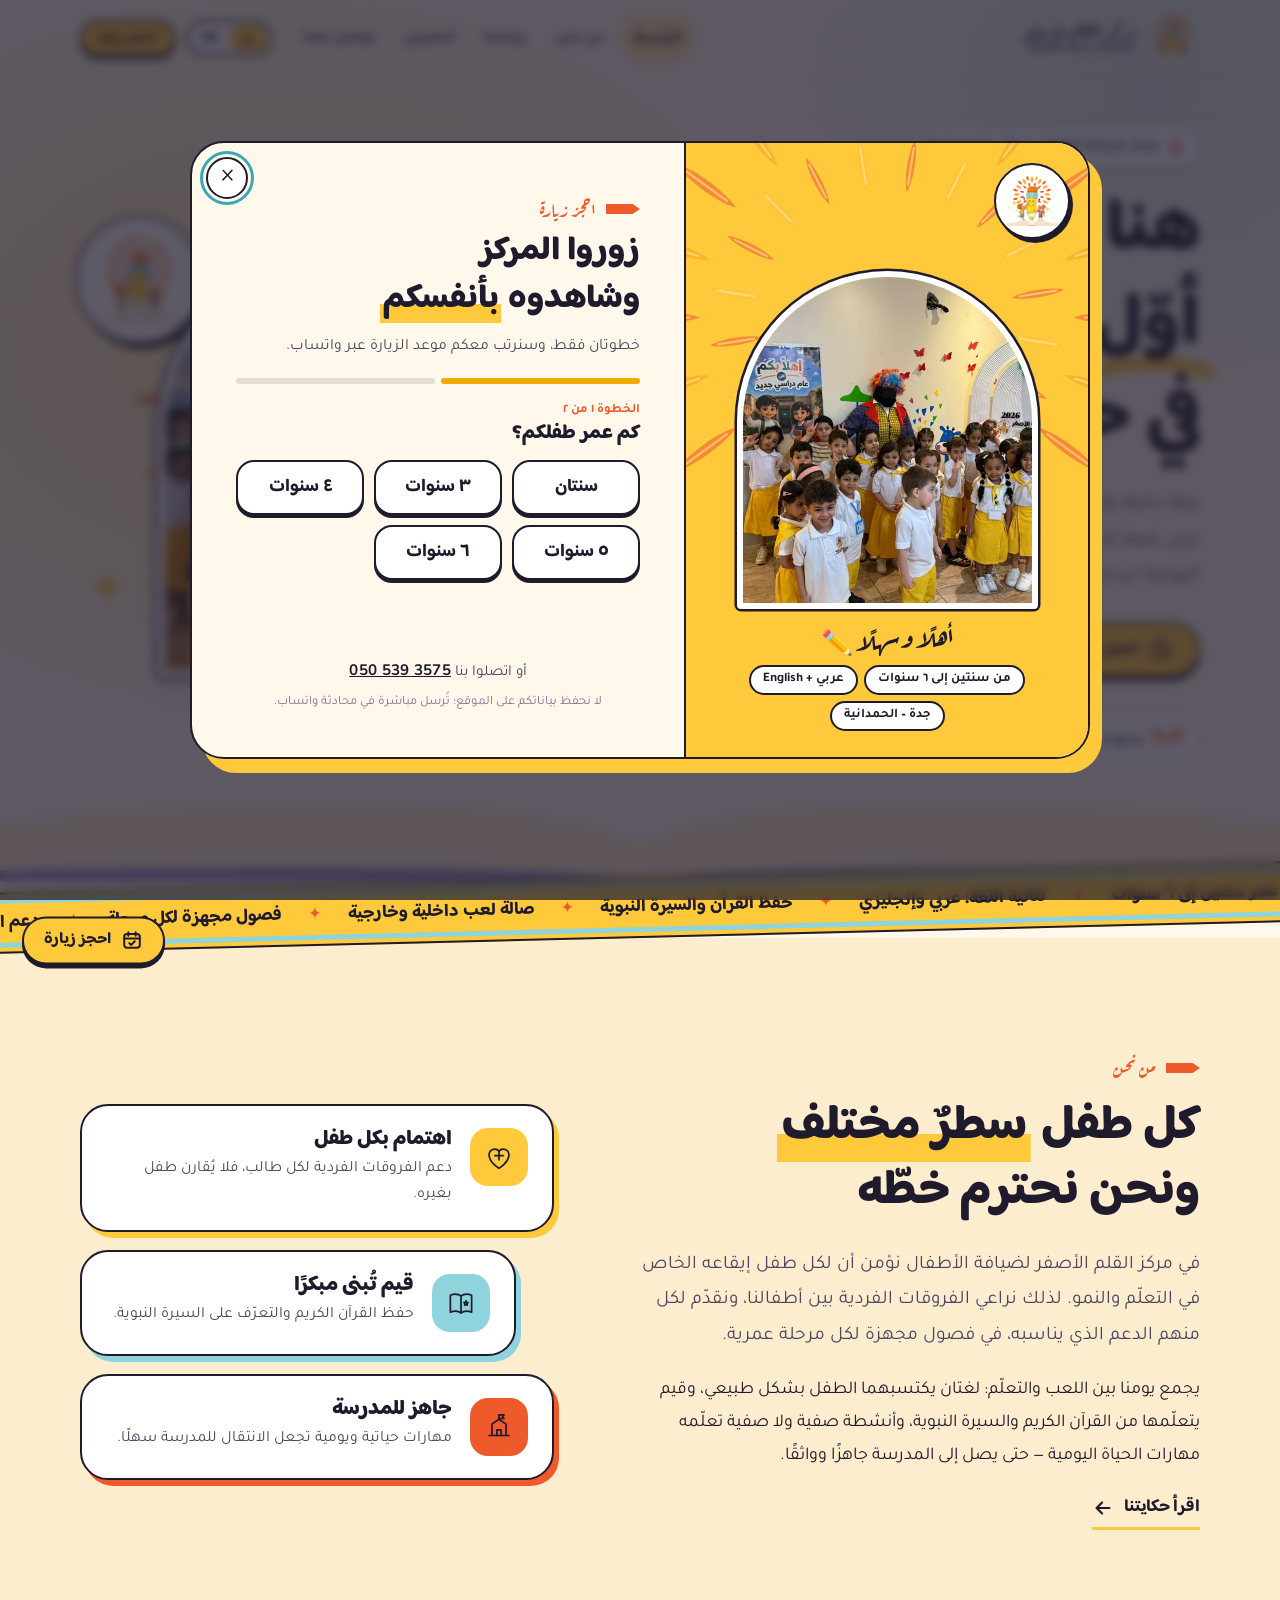
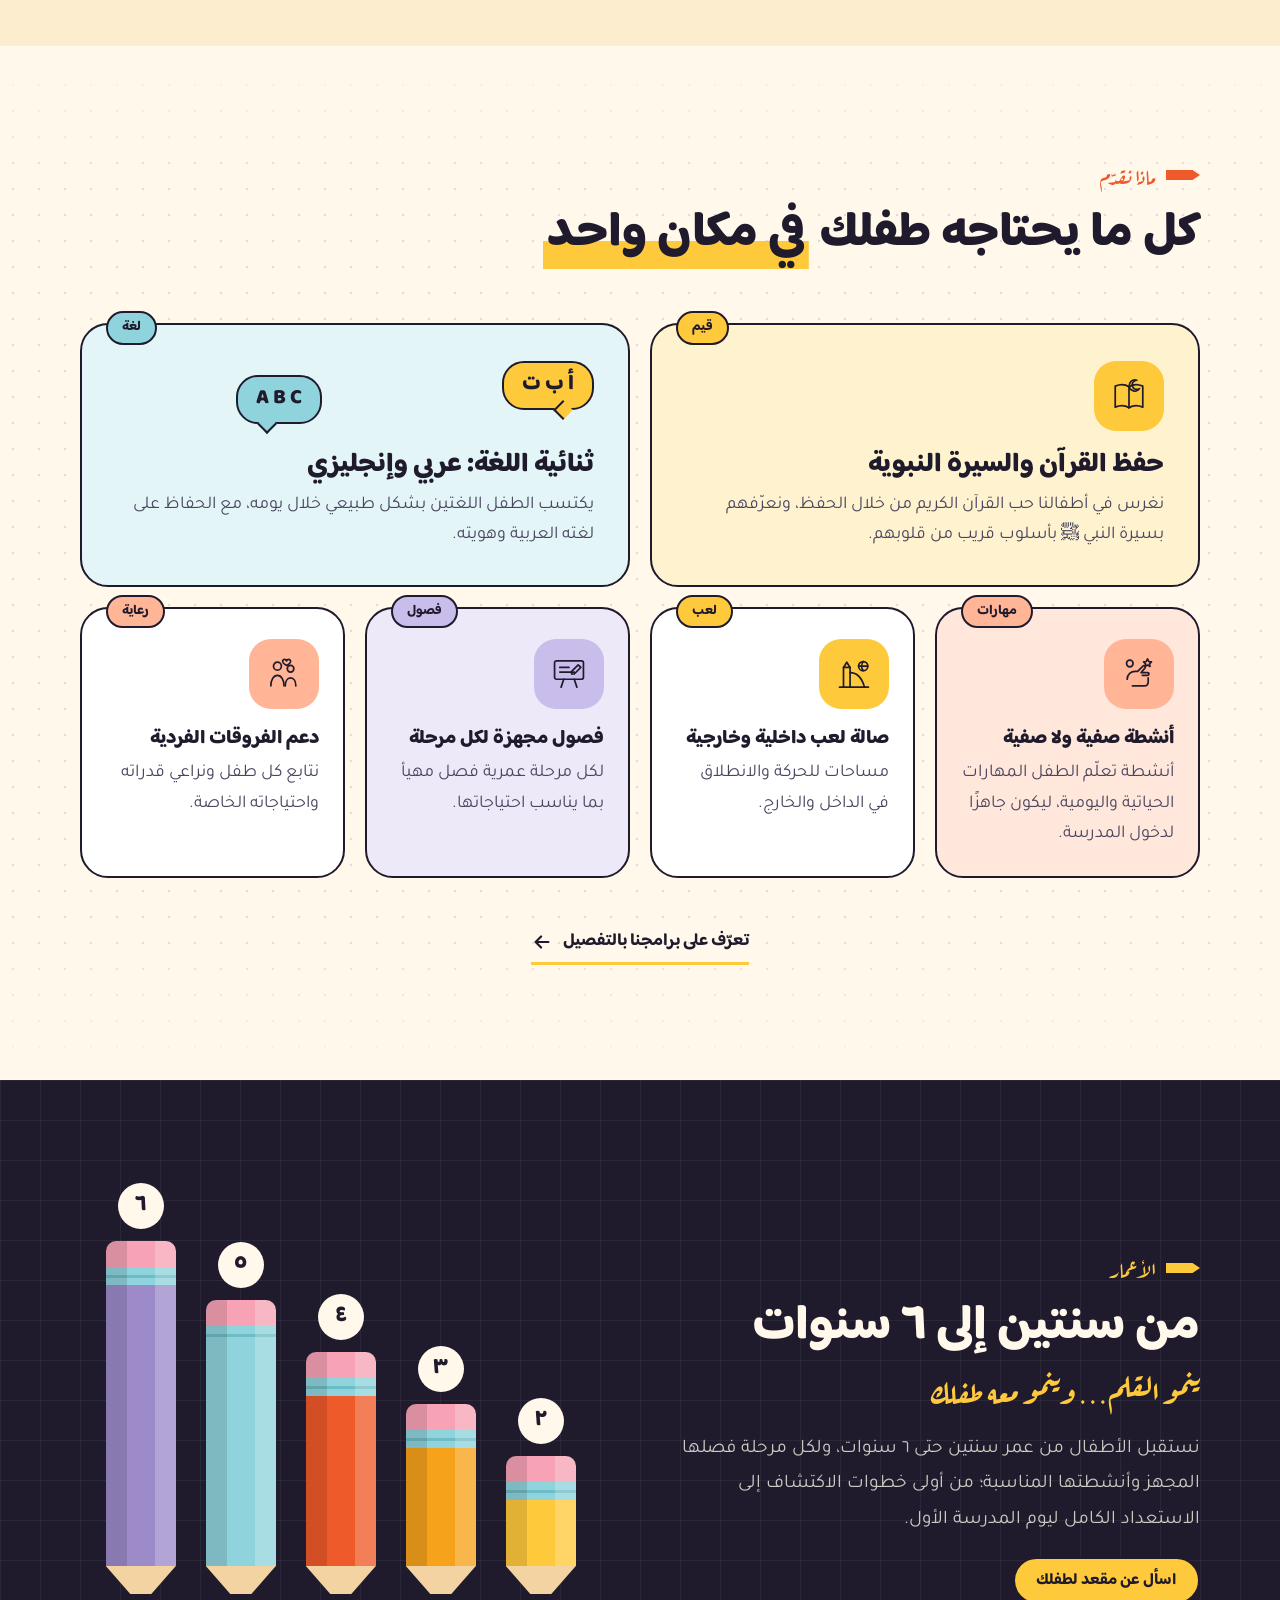
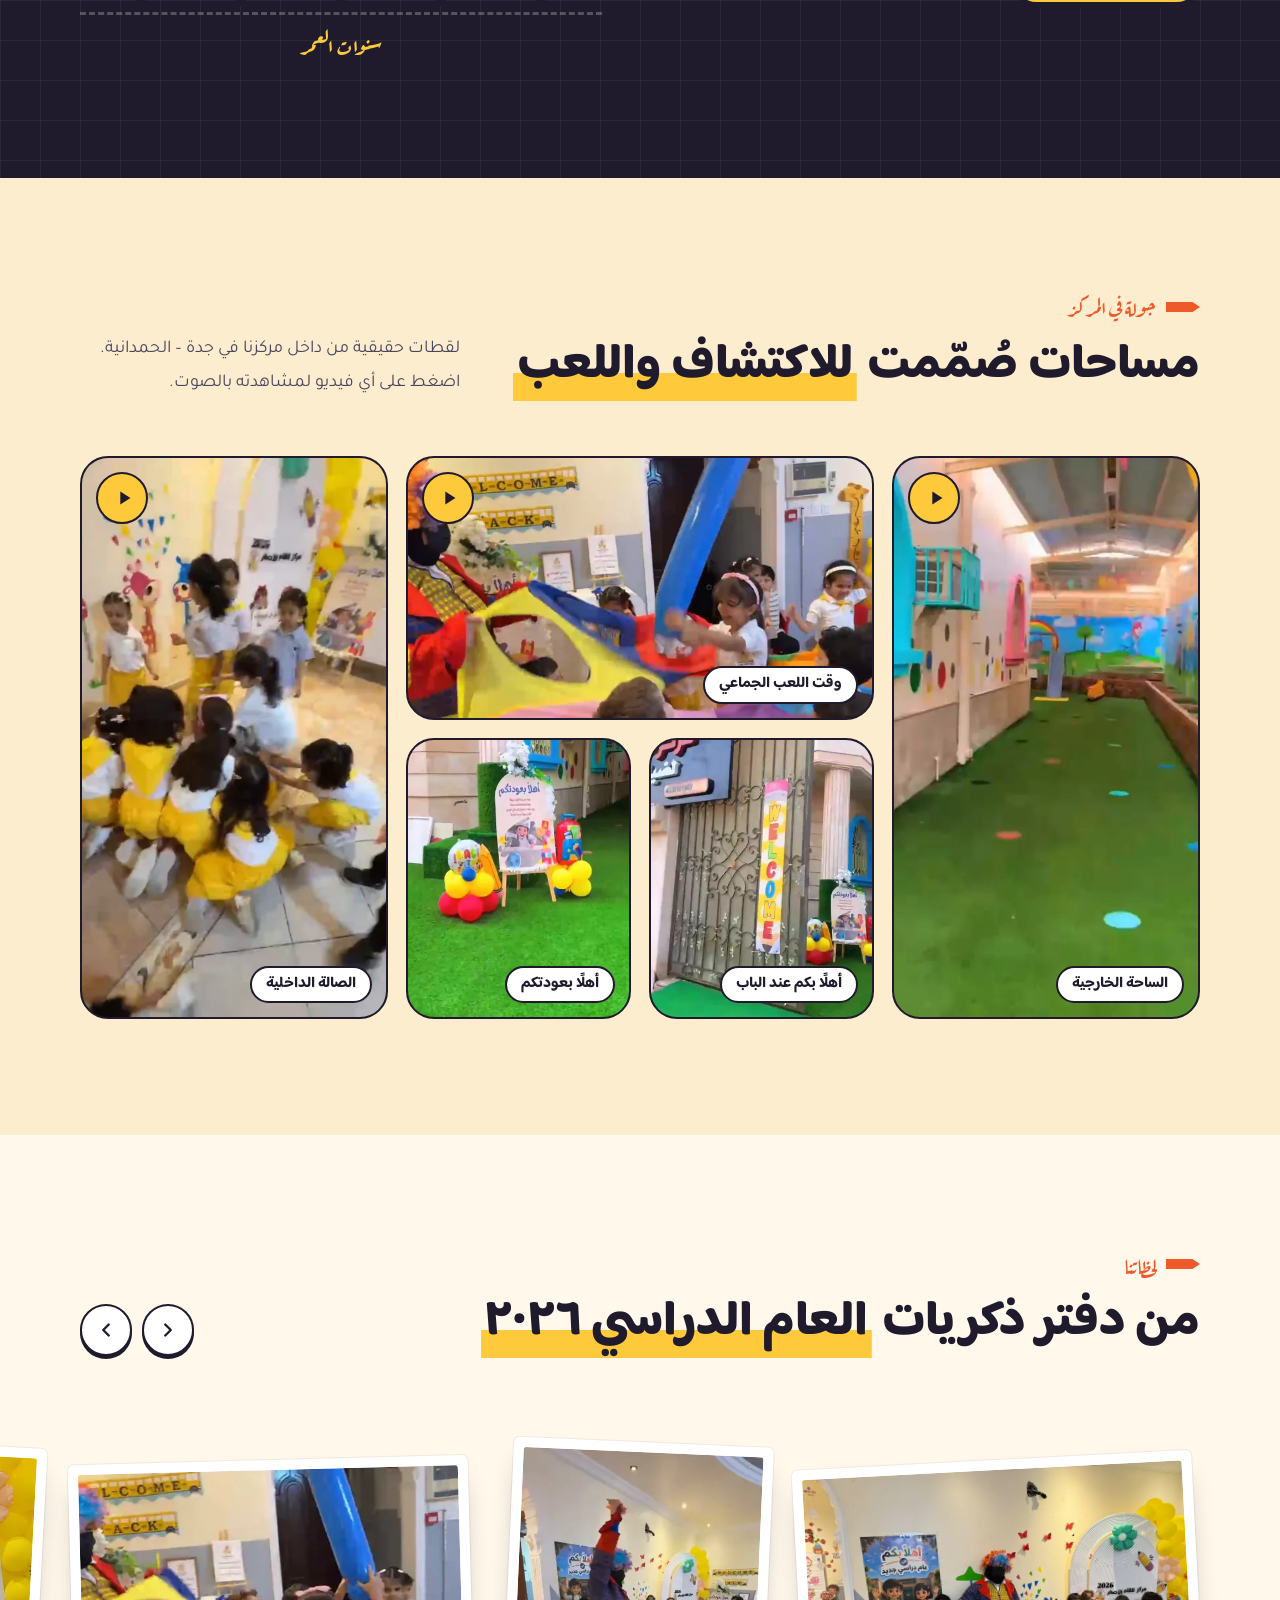
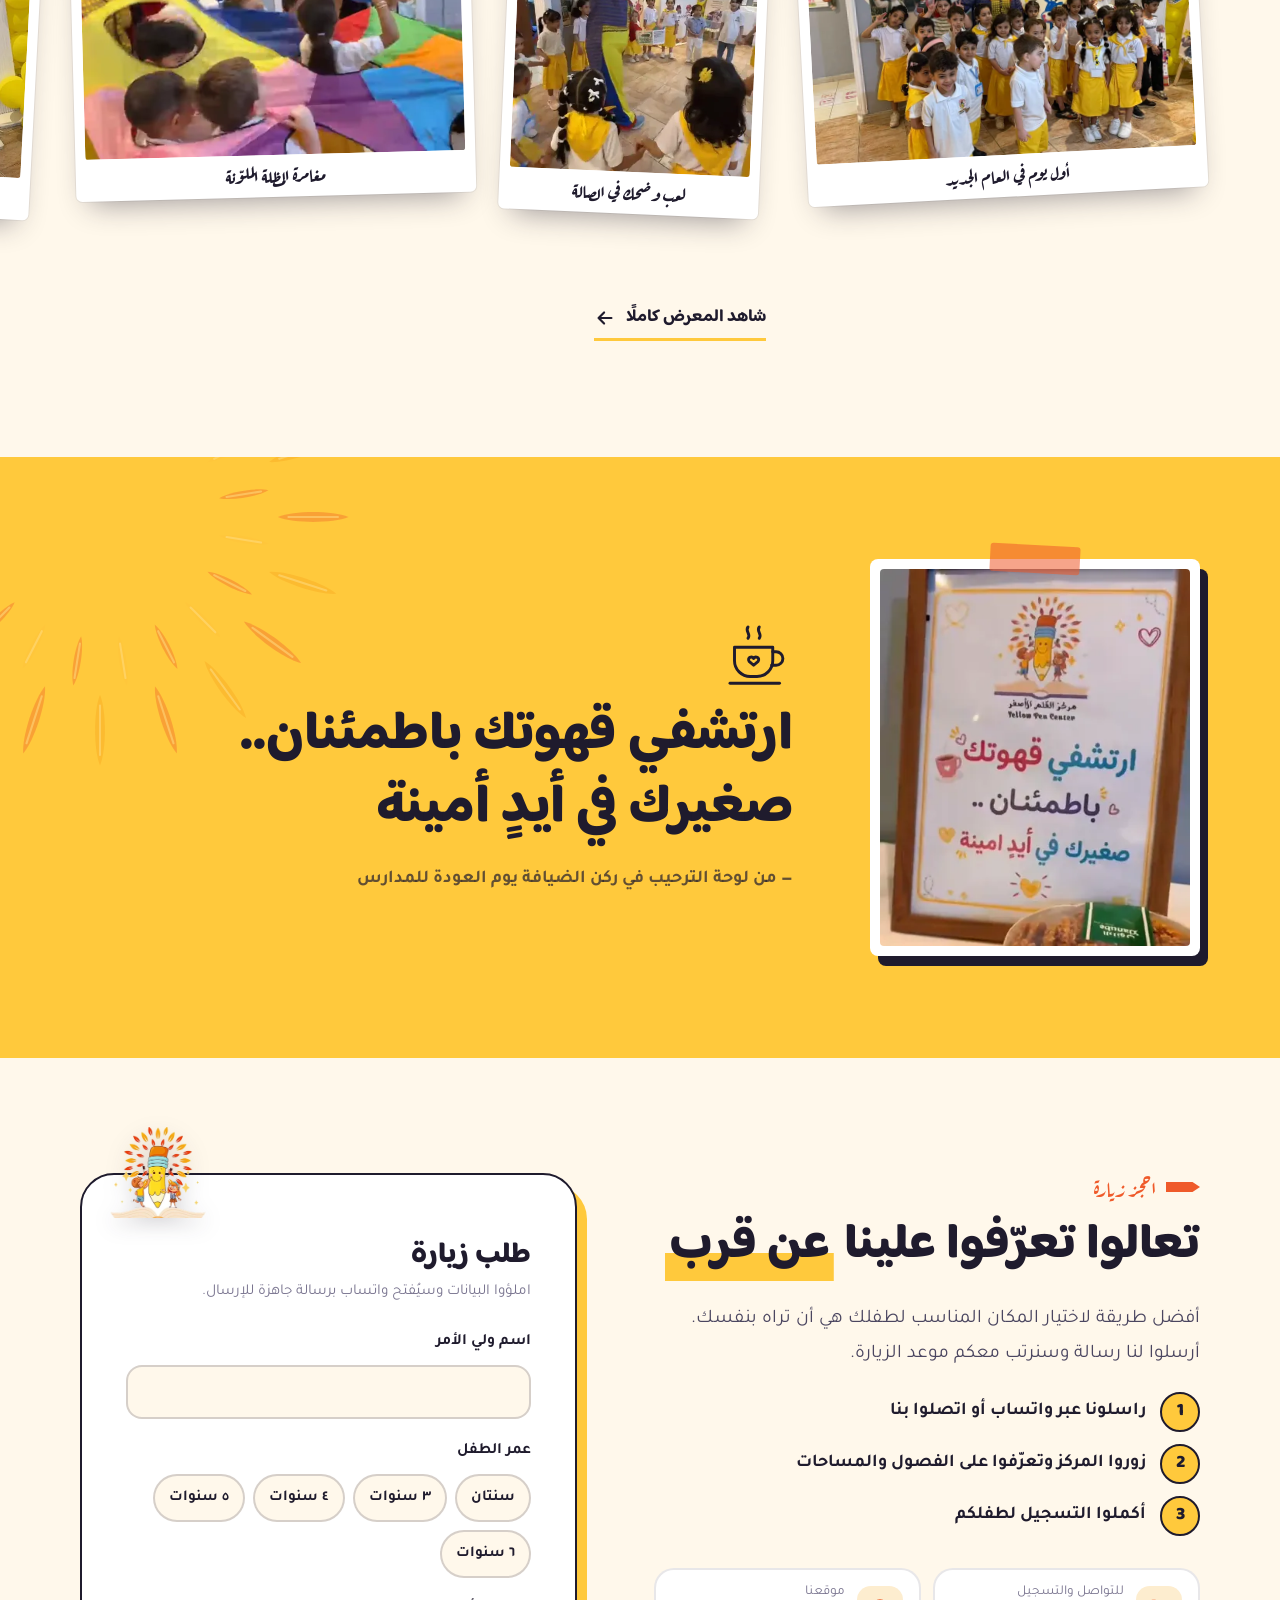
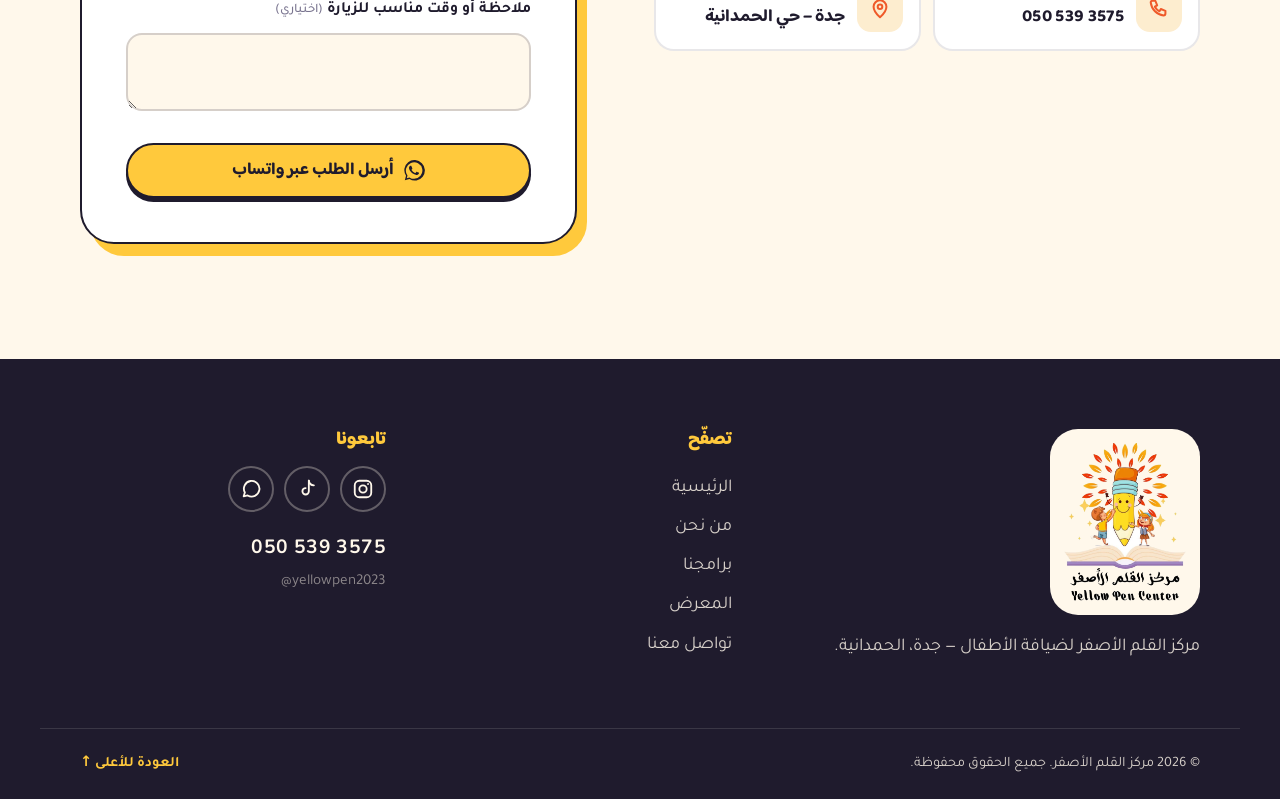
<file: index.html>
<!doctype html>
<html lang="ar" dir="rtl" data-page="home">
<head>
  <meta charset="utf-8">
  <meta name="viewport" content="width=device-width, initial-scale=1, viewport-fit=cover">
  <title>مركز القلم الأصفر لضيافة الأطفال | Yellow Pen Center — جدة</title>
  <meta name="description" content="مركز القلم الأصفر لضيافة الأطفال في جدة – الحمدانية. نستقبل الأطفال من عمر سنتين إلى ٦ سنوات في بيئة ثنائية اللغة مع حفظ القرآن والسيرة النبوية وأنشطة المهارات الحياتية.">
  <meta name="theme-color" content="#FFC93C">
  <link rel="canonical" href="https://yellow-pen.vercel.app/">
  <link rel="icon" type="image/png" href="assets/img/favicon.png">
  <link rel="apple-touch-icon" href="assets/img/apple-touch-icon.png">
  <link rel="manifest" href="site.webmanifest">

  <!-- Link preview (WhatsApp, X, Facebook, iMessage...). These URLs must be absolute. -->
  <meta property="og:type" content="website">
  <meta property="og:site_name" content="مركز القلم الأصفر | Yellow Pen Center">
  <meta property="og:locale" content="ar_SA">
  <meta property="og:locale:alternate" content="en_US">
  <meta property="og:url" content="https://yellow-pen.vercel.app/">
  <meta property="og:title" content="مركز القلم الأصفر لضيافة الأطفال | Yellow Pen Center — جدة">
  <meta property="og:description" content="مركز القلم الأصفر لضيافة الأطفال في جدة – الحمدانية. نستقبل الأطفال من عمر سنتين إلى ٦ سنوات في بيئة ثنائية اللغة مع حفظ القرآن والسيرة النبوية وأنشطة المهارات الحياتية.">
  <meta property="og:image" content="https://yellow-pen.vercel.app/assets/img/share.jpg">
  <meta property="og:image:type" content="image/jpeg">
  <meta property="og:image:width" content="1200">
  <meta property="og:image:height" content="630">
  <meta property="og:image:alt" content="أطفال مركز القلم الأصفر لضيافة الأطفال في جدة">
  <meta name="twitter:card" content="summary_large_image">
  <meta name="twitter:title" content="مركز القلم الأصفر لضيافة الأطفال | Yellow Pen Center — جدة">
  <meta name="twitter:description" content="مركز القلم الأصفر لضيافة الأطفال في جدة – الحمدانية. نستقبل الأطفال من عمر سنتين إلى ٦ سنوات في بيئة ثنائية اللغة مع حفظ القرآن والسيرة النبوية وأنشطة المهارات الحياتية.">
  <meta name="twitter:image" content="https://yellow-pen.vercel.app/assets/img/share.jpg">

  <!-- Set language before first paint to avoid a flash of the wrong direction -->
  <script>
    (function () {
      var lang = 'ar';
      try {
        var q = new URLSearchParams(location.search).get('lang');
        lang = q || localStorage.getItem('yp-lang') || 'ar';
      } catch (e) {}
      if (lang === 'en') {
        document.documentElement.lang = 'en';
        document.documentElement.dir = 'ltr';
      }
    })();
  </script>

  <link rel="preconnect" href="https://fonts.googleapis.com">
  <link rel="preconnect" href="https://fonts.gstatic.com" crossorigin>
  <link rel="stylesheet" href="https://fonts.googleapis.com/css2?family=Aref+Ruqaa:wght@700&family=Baloo+Bhaijaan+2:wght@500;600;700;800&family=Caveat:wght@600;700&family=Nunito:wght@400;600;700&family=Tajawal:wght@400;500;700&display=swap">
  <link rel="preload" as="image" href="assets/img/group-760.webp" imagesrcset="assets/img/group-760.webp 760w, assets/img/group.webp 1280w" imagesizes="(max-width: 900px) 90vw, 560px">
  <link rel="stylesheet" href="assets/css/styles.css">
</head>
<body id="top">
  <a class="skip-link" href="#main" data-i18n="skip">تخطَّ إلى المحتوى</a>

  <!-- Scroll progress: a pencil that writes as you scroll -->
  <div class="progress" aria-hidden="true"><div class="progress__bar"><span class="progress__tip"></span></div></div>

  <!-- ============ HEADER ============ -->
  <header class="header">
    <div class="container header__inner">
      <a class="brand" href="#top" aria-label="Yellow Pen Center">
        <img class="brand__mark" src="assets/img/emblem.webp" width="60" height="57" alt="">
        <span class="brand__name">
          <span class="brand__ar">مركز القلم الأصفر</span>
          <span class="brand__en">Yellow Pen Center</span>
        </span>
      </a>

      <nav class="nav" id="nav" aria-label="Main">
        <ul class="nav__list">
          <li><a href="index.html" aria-current="page" data-i18n="nav.home">الرئيسية</a></li>
          <li><a href="about.html" data-i18n="nav.about">من نحن</a></li>
          <li><a href="programs.html" data-i18n="nav.programs">برامجنا</a></li>
          <li><a href="gallery.html" data-i18n="nav.gallery">المعرض</a></li>
          <li><a href="contact.html" data-i18n="nav.contact">تواصل معنا</a></li>
        </ul>
        <a class="btn btn--primary nav__cta-mobile" href="#visit" data-i18n="cta.book">احجز زيارة</a>
      </nav>

      <div class="header__actions">
        <button class="lang-switch" type="button" id="langSwitch" aria-label="Switch to English">
          <span class="lang-switch__opt" data-l="ar">ع</span>
          <span class="lang-switch__opt" data-l="en">EN</span>
        </button>
        <a class="btn btn--primary btn--sm header__cta" href="#visit" data-i18n="cta.book">احجز زيارة</a>
        <button class="menu-toggle" type="button" id="menuToggle" aria-expanded="false" aria-controls="nav" data-i18n-attr="aria-label:menu">
          <span></span><span></span><span></span>
        </button>
      </div>
    </div>
  </header>

  <main id="main">
    <!-- ============ HERO ============ -->
    <section class="hero">
      <div class="hero__paper" aria-hidden="true"></div>
      <div class="container hero__grid">
        <div class="hero__copy">
          <p class="chip chip--loc reveal">
            <svg viewBox="0 0 24 24" aria-hidden="true"><path d="M12 21s-7-6.1-7-11.5A7 7 0 0 1 19 9.5C19 14.9 12 21 12 21Z"/><circle cx="12" cy="9.5" r="2.5"/></svg>
            <span data-i18n="hero.eyebrow">مركز ضيافة أطفال · جدة – الحمدانية</span>
          </p>

          <h1 class="hero__title reveal" data-delay="1">
            <span data-i18n="hero.t1">هنا يكتب طفلك</span>
            <span class="hl">
              <span data-i18n="hero.t2">أوّل سطر</span>
              <svg class="scribble" viewBox="0 0 300 40" preserveAspectRatio="none" aria-hidden="true"><path d="M6 28 C 60 10, 120 34, 170 20 S 260 8, 294 22"/></svg>
            </span>
            <span data-i18n="hero.t3">في حكايته</span>
          </h1>

          <p class="hero__lead reveal" data-delay="2" data-i18n="hero.lead">بيئة دافئة وآمنة ثنائية اللغة للأطفال من عمر سنتين إلى ٦ سنوات؛ نرعى فيها كل طفل على طريقته، ونغرس القيم، ونبني مهاراته اليومية ليدخل المدرسة واثقًا ومستعدًا.</p>

          <div class="hero__ctas reveal" data-delay="3">
            <a class="btn btn--primary btn--lg js-wa" href="https://wa.me/966505393575" target="_blank" rel="noopener">
              <svg class="i" viewBox="0 0 24 24" aria-hidden="true"><path d="M20.5 3.5A11 11 0 0 0 3.3 17.1L2 22l5-1.3A11 11 0 0 0 20.5 3.5Zm-8.5 17a9 9 0 0 1-4.6-1.3l-.3-.2-3 .8.8-2.9-.2-.3A9 9 0 1 1 12 20.5Zm5-6.7c-.3-.1-1.6-.8-1.9-.9s-.4-.1-.6.1-.7.9-.9 1.1-.3.2-.6.1a7.4 7.4 0 0 1-3.7-3.2c-.3-.5.3-.5.8-1.6a.5.5 0 0 0 0-.5l-.9-2.1c-.2-.6-.5-.5-.6-.5h-.5a1 1 0 0 0-.7.3 3 3 0 0 0-.9 2.2 5.2 5.2 0 0 0 1.1 2.8 11.9 11.9 0 0 0 4.6 4c1.7.7 2.4.8 3.2.7a2.8 2.8 0 0 0 1.8-1.3 2.3 2.3 0 0 0 .2-1.3c-.1-.1-.3-.2-.6-.3Z"/></svg>
              <span data-i18n="cta.bookWa">احجز زيارة عبر واتساب</span>
            </a>
            <a class="btn btn--ghost btn--lg" href="tel:+966505393575">
              <svg class="i" viewBox="0 0 24 24" aria-hidden="true"><path d="M5 3h3l2 5-2.5 1.5a11 11 0 0 0 5 5L14 12l5 2v3a2 2 0 0 1-2 2A16 16 0 0 1 3 5a2 2 0 0 1 2-2Z"/></svg>
              <span class="num" dir="ltr">050 539 3575</span>
            </a>
          </div>

          <ul class="hero__facts reveal" data-delay="4">
            <li><b data-i18n="hero.f1a">٢–٦</b><span data-i18n="hero.f1b">سنوات</span></li>
            <li><b>ع + En</b><span data-i18n="hero.f2b">ثنائية اللغة</span></li>
            <li><b data-i18n="hero.f3a">قرآن</b><span data-i18n="hero.f3b">وسيرة نبوية</span></li>
          </ul>
        </div>

        <div class="hero__art" aria-hidden="false">
          <img class="sunburst" src="assets/img/sunburst.svg" alt="" aria-hidden="true" width="500" height="500">
          <span class="spark spark--1" aria-hidden="true"></span>
          <span class="spark spark--2" aria-hidden="true"></span>
          <span class="spark spark--3" aria-hidden="true"></span>

          <figure class="arch reveal reveal--pop">
            <img src="assets/img/group-760.webp" srcset="assets/img/group-760.webp 760w, assets/img/group.webp 1280w" sizes="(max-width: 900px) 90vw, 560px" width="760" height="570" alt="أطفال مركز القلم الأصفر بزيّهم الأصفر والأبيض في أول أيام العام الدراسي" data-i18n-attr="alt:img.group" fetchpriority="high">
          </figure>

          <figure class="polaroid polaroid--hero reveal" data-delay="3">
            <img src="assets/img/first-day-420.webp" width="420" height="747" alt="طفل يحمل إطار «يومي الأول في الروضة»" data-i18n-attr="alt:img.firstDay" loading="eager">
            <figcaption class="hand" data-i18n="hero.polaroid">يومي الأول في الروضة ✏️</figcaption>
          </figure>

          <div class="badge-sticker reveal" data-delay="4" aria-hidden="true">
            <img src="assets/img/emblem.webp" width="120" height="114" alt="">
          </div>
        </div>
      </div>

      <!-- open-book edge, like the book in the logo -->
      <svg class="book-edge" viewBox="0 0 1440 120" preserveAspectRatio="none" aria-hidden="true">
        <path class="book-edge__page" d="M0 40 C 360 0, 620 10, 720 70 C 820 10, 1080 0, 1440 40 V120 H0Z"/>
        <path class="book-edge__line" d="M0 58 C 360 18, 620 28, 720 88 C 820 28, 1080 18, 1440 58"/>
        <path class="book-edge__spine" d="M0 104 C 400 96, 640 100, 720 116 C 800 100, 1040 96, 1440 104 V120 H0Z"/>
      </svg>
    </section>

    <!-- ============ RIBBON ============ -->
    <div class="ribbon" aria-label="Highlights">
      <div class="ribbon__track">
        <ul class="ribbon__list">
          <li data-i18n="rb.1">من عمر سنتين إلى ٦ سنوات</li>
          <li data-i18n="rb.2">ثنائية اللغة: عربي وإنجليزي</li>
          <li data-i18n="rb.3">حفظ القرآن والسيرة النبوية</li>
          <li data-i18n="rb.4">صالة لعب داخلية وخارجية</li>
          <li data-i18n="rb.5">فصول مجهزة لكل مرحلة</li>
          <li data-i18n="rb.6">دعم الفروقات الفردية</li>
          <li data-i18n="rb.7">جاهزية لدخول المدرسة</li>
        </ul>
        <ul class="ribbon__list" aria-hidden="true"></ul>
      </div>
    </div>

    <!-- ============ ABOUT ============ -->
    <section class="section about" id="about">
      <div class="container about__grid">
        <div class="about__copy">
          <p class="kicker reveal" data-i18n="about.kicker">من نحن</p>
          <h2 class="h2 reveal" data-delay="1">
            <span data-i18n="about.t1">كل طفل</span>
            <mark class="marker" data-i18n="about.t2">سطرٌ مختلف</mark>
            <span data-i18n="about.t3">ونحن نحترم خطّه</span>
          </h2>
          <p class="lead reveal" data-delay="2" data-i18n="about.p1">في مركز القلم الأصفر لضيافة الأطفال نؤمن أن لكل طفل إيقاعه الخاص في التعلّم والنمو. لذلك نراعي الفروقات الفردية بين أطفالنا، ونقدّم لكل منهم الدعم الذي يناسبه، في فصول مجهزة لكل مرحلة عمرية.</p>
          <p class="reveal" data-delay="3" data-i18n="about.p2">يجمع يومنا بين اللعب والتعلّم: لغتان يكتسبهما الطفل بشكل طبيعي، وقيم يتعلّمها من القرآن الكريم والسيرة النبوية، وأنشطة صفية ولا صفية تعلّمه مهارات الحياة اليومية — حتى يصل إلى المدرسة جاهزًا وواثقًا.</p>
          <a class="more reveal" data-delay="3" href="about.html"><span data-i18n="more.about">اقرأ حكايتنا</span><svg class="more__arrow" viewBox="0 0 24 24" aria-hidden="true"><path d="M5 12h14M13 6l6 6-6 6"/></svg></a>
        </div>

        <ul class="pillars">
          <li class="pillar pillar--sun reveal">
            <span class="pillar__icon" aria-hidden="true">
              <svg viewBox="0 0 48 48"><path d="M24 40s-14-8.6-14-19a8 8 0 0 1 14-5.3A8 8 0 0 1 38 21c0 10.4-14 19-14 19Z"/><path d="M18 22h12M24 16v12"/></svg>
            </span>
            <div>
              <h3 data-i18n="pl.1t">اهتمام بكل طفل</h3>
              <p data-i18n="pl.1p">دعم الفروقات الفردية لكل طالب، فلا يُقارن طفل بغيره.</p>
            </div>
          </li>
          <li class="pillar pillar--sky reveal" data-delay="1">
            <span class="pillar__icon" aria-hidden="true">
              <svg viewBox="0 0 48 48"><path d="M24 14c-4-3-10-3-15-1v24c5-2 11-2 15 1 4-3 10-3 15-1V13c-5-2-11-2-15 1Z"/><path d="M24 14v24"/><path d="m31 21 1 2 2 .3-1.5 1.5.4 2.2-1.9-1-1.9 1 .4-2.2L28 23.3l2-.3 1-2Z"/></svg>
            </span>
            <div>
              <h3 data-i18n="pl.2t">قيم تُبنى مبكرًا</h3>
              <p data-i18n="pl.2p">حفظ القرآن الكريم والتعرّف على السيرة النبوية.</p>
            </div>
          </li>
          <li class="pillar pillar--coral reveal" data-delay="2">
            <span class="pillar__icon" aria-hidden="true">
              <svg viewBox="0 0 48 48"><path d="M10 36h28M14 36V20l10-7 10 7v16"/><path d="M21 36v-8h6v8"/><path d="M24 7v6"/><path d="M24 7h7l-2 2.5 2 2.5h-7"/></svg>
            </span>
            <div>
              <h3 data-i18n="pl.3t">جاهز للمدرسة</h3>
              <p data-i18n="pl.3p">مهارات حياتية ويومية تجعل الانتقال للمدرسة سهلًا.</p>
            </div>
          </li>
        </ul>
      </div>
    </section>

    <!-- ============ WHAT WE OFFER ============ -->
    <section class="section offer" id="offer">
      <div class="container">
        <header class="section-head">
          <p class="kicker reveal" data-i18n="offer.kicker">ماذا نقدّم</p>
          <h2 class="h2 reveal" data-delay="1">
            <span data-i18n="offer.t1">كل ما يحتاجه طفلك</span>
            <mark class="marker" data-i18n="offer.t2">في مكان واحد</mark>
          </h2>
        </header>

        <div class="bento">
          <article class="card card--quran reveal">
            <span class="card__tab" data-i18n="offer.c1tag">قيم</span>
            <span class="card__icon" aria-hidden="true">
              <svg viewBox="0 0 64 64"><path d="M32 18c-6-4-14-4-21-1v32c7-3 15-3 21 1 6-4 14-4 21-1V17c-7-3-15-3-21 1Z"/><path d="M32 18v32"/><path d="M44 8a7 7 0 1 0 4 12.7A8.5 8.5 0 1 1 44 8Z"/></svg>
            </span>
            <h3 data-i18n="offer.c1t">حفظ القرآن والسيرة النبوية</h3>
            <p data-i18n="offer.c1p">نغرس في أطفالنا حب القرآن الكريم من خلال الحفظ، ونعرّفهم بسيرة النبي ﷺ بأسلوب قريب من قلوبهم.</p>
          </article>

          <article class="card card--lang reveal" data-delay="1">
            <span class="card__tab" data-i18n="offer.c2tag">لغة</span>
            <div class="bubbles" aria-hidden="true">
              <span class="bubble bubble--ar">أ ب ت</span>
              <span class="bubble bubble--en">A B C</span>
            </div>
            <h3 data-i18n="offer.c2t">ثنائية اللغة: عربي وإنجليزي</h3>
            <p data-i18n="offer.c2p">يكتسب الطفل اللغتين بشكل طبيعي خلال يومه، مع الحفاظ على لغته العربية وهويته.</p>
          </article>

          <article class="card card--skills reveal" data-delay="2">
            <span class="card__tab" data-i18n="offer.c3tag">مهارات</span>
            <span class="card__icon" aria-hidden="true">
              <svg viewBox="0 0 64 64"><path d="M14 40c0-8 6-12 12-12h4l8-8c2-2 5 1 3 3l-6 7h10c3 0 3 4 0 4h-8"/><path d="M22 50h18c4 0 6-2 6-6v-6"/><circle cx="18" cy="16" r="5"/><path d="M45 9l2 4 4 .6-3 2.8.8 4-3.8-2-3.8 2 .8-4-3-2.8 4-.6 2-4Z"/></svg>
            </span>
            <h3 data-i18n="offer.c3t">أنشطة صفية ولا صفية</h3>
            <p data-i18n="offer.c3p">أنشطة تعلّم الطفل المهارات الحياتية واليومية، ليكون جاهزًا لدخول المدرسة.</p>
          </article>

          <article class="card card--play reveal" data-delay="1">
            <span class="card__tab" data-i18n="offer.c4tag">لعب</span>
            <span class="card__icon" aria-hidden="true">
              <svg viewBox="0 0 64 64"><path d="M10 52h44"/><path d="M16 52V22h10v30"/><path d="M16 22l5-8 5 8"/><path d="M26 30c10 0 18 8 22 22"/><circle cx="46" cy="20" r="7"/><path d="M39 20h14M46 13c-3 4-3 10 0 14"/></svg>
            </span>
            <h3 data-i18n="offer.c4t">صالة لعب داخلية وخارجية</h3>
            <p data-i18n="offer.c4p">مساحات للحركة والانطلاق في الداخل والخارج.</p>
          </article>

          <article class="card card--class reveal" data-delay="2">
            <span class="card__tab" data-i18n="offer.c5tag">فصول</span>
            <span class="card__icon" aria-hidden="true">
              <svg viewBox="0 0 64 64"><rect x="10" y="12" width="44" height="28" rx="3"/><path d="M18 22h14M18 29h22"/><path d="M24 40l-4 12M40 40l4 12"/><path d="m46 18 4 4-10 10h-4v-4l10-10Z"/></svg>
            </span>
            <h3 data-i18n="offer.c5t">فصول مجهزة لكل مرحلة</h3>
            <p data-i18n="offer.c5p">لكل مرحلة عمرية فصل مهيأ بما يناسب احتياجاتها.</p>
          </article>

          <article class="card card--care reveal" data-delay="3">
            <span class="card__tab" data-i18n="offer.c6tag">رعاية</span>
            <span class="card__icon" aria-hidden="true">
              <svg viewBox="0 0 64 64"><circle cx="22" cy="20" r="6"/><circle cx="42" cy="24" r="5"/><path d="M12 50c0-9 4-16 10-16s10 7 10 16"/><path d="M34 50c0-7 3-12 8-12s8 5 8 12"/><path d="M30 12c1-3 5-3 6 0 1-3 5-3 6 0 1 3-6 7-6 7s-7-4-6-7Z"/></svg>
            </span>
            <h3 data-i18n="offer.c6t">دعم الفروقات الفردية</h3>
            <p data-i18n="offer.c6p">نتابع كل طفل ونراعي قدراته واحتياجاته الخاصة.</p>
          </article>
        </div>
        <p class="section-foot reveal"><a class="more" href="programs.html"><span data-i18n="more.programs">تعرّف على برامجنا بالتفصيل</span><svg class="more__arrow" viewBox="0 0 24 24" aria-hidden="true"><path d="M5 12h14M13 6l6 6-6 6"/></svg></a></p>
      </div>
    </section>

    <!-- ============ AGES: growing pencils ============ -->
    <section class="section ages" id="ages">
      <div class="container ages__grid">
        <div class="ages__copy">
          <p class="kicker kicker--light reveal" data-i18n="ages.kicker">الأعمار</p>
          <h2 class="h2 reveal" data-delay="1">
            <span data-i18n="ages.t1">من سنتين إلى ٦ سنوات</span>
            <span class="ages__sub" data-i18n="ages.t2">ينمو القلم… وينمو معه طفلك</span>
          </h2>
          <p class="lead reveal" data-delay="2" data-i18n="ages.p">نستقبل الأطفال من عمر سنتين حتى ٦ سنوات، ولكل مرحلة فصلها المجهز وأنشطتها المناسبة؛ من أولى خطوات الاكتشاف إلى الاستعداد الكامل ليوم المدرسة الأول.</p>
          <a class="btn btn--sun reveal" data-delay="3" href="#visit" data-i18n="cta.askSeat">اسأل عن مقعد لطفلك</a>
        </div>

        <div class="pencils" role="img" data-i18n-attr="aria-label:ages.aria" aria-label="أقلام تكبر من عمر سنتين إلى ٦ سنوات">
          <div class="pencil" style="--h:.42;--c:var(--sun)"><span class="pencil__age"><b data-i18n="ages.n2">٢</b></span></div>
          <div class="pencil" style="--h:.56;--c:var(--tangerine)"><span class="pencil__age"><b data-i18n="ages.n3">٣</b></span></div>
          <div class="pencil" style="--h:.70;--c:var(--coral)"><span class="pencil__age"><b data-i18n="ages.n4">٤</b></span></div>
          <div class="pencil" style="--h:.84;--c:var(--sky)"><span class="pencil__age"><b data-i18n="ages.n5">٥</b></span></div>
          <div class="pencil" style="--h:1;--c:var(--lilac)"><span class="pencil__age"><b data-i18n="ages.n6">٦</b></span></div>
          <p class="pencils__label hand" data-i18n="ages.years">سنوات العمر</p>
        </div>
      </div>
    </section>

    <!-- ============ TOUR ============ -->
    <section class="section tour" id="tour">
      <div class="container">
        <header class="section-head section-head--split">
          <div>
            <p class="kicker reveal" data-i18n="tour.kicker">جولة في المركز</p>
            <h2 class="h2 reveal" data-delay="1">
              <span data-i18n="tour.t1">مساحات صُمّمت</span>
              <mark class="marker" data-i18n="tour.t2">للاكتشاف واللعب</mark>
            </h2>
          </div>
          <p class="section-head__aside reveal" data-delay="2" data-i18n="tour.p">لقطات حقيقية من داخل مركزنا في جدة – الحمدانية. اضغط على أي فيديو لمشاهدته بالصوت.</p>
        </header>

        <div class="tour__grid">
          <button class="media media--tall reveal" type="button" data-video="assets/video/tour.mp4" data-poster="assets/img/outdoor.webp" data-i18n-attr="aria-label:tour.v1aria" aria-label="شاهد جولة الساحة الخارجية">
            <video class="js-loop" muted loop playsinline preload="none" poster="assets/img/outdoor.webp" width="480" height="684">
              <source src="assets/video/loop-outdoor.mp4" type="video/mp4">
            </video>
            <span class="media__label"><span data-i18n="tour.v1">الساحة الخارجية</span></span>
            <span class="media__play" aria-hidden="true"><svg viewBox="0 0 24 24"><path d="M8 5v14l11-7Z"/></svg></span>
          </button>

          <button class="media media--wide reveal" data-delay="1" type="button" data-video="assets/video/parachute.mp4" data-poster="assets/img/parachute.webp" data-i18n-attr="aria-label:tour.v2aria" aria-label="شاهد فيديو اللعب الجماعي">
            <video class="js-loop" muted loop playsinline preload="none" poster="assets/img/parachute-600.webp" width="720" height="406">
              <source src="assets/video/loop-parachute.mp4" type="video/mp4">
            </video>
            <span class="media__label"><span data-i18n="tour.v2">وقت اللعب الجماعي</span></span>
            <span class="media__play" aria-hidden="true"><svg viewBox="0 0 24 24"><path d="M8 5v14l11-7Z"/></svg></span>
          </button>

          <button class="media media--tall2 reveal" data-delay="2" type="button" data-video="assets/video/back-to-school.mp4" data-poster="assets/img/hall-dance.webp" data-i18n-attr="aria-label:tour.v3aria" aria-label="شاهد فيديو الصالة الداخلية">
            <video class="js-loop" muted loop playsinline preload="none" poster="assets/img/hall-400.webp" width="480" height="854">
              <source src="assets/video/loop-hall.mp4" type="video/mp4">
            </video>
            <span class="media__label"><span data-i18n="tour.v3">الصالة الداخلية</span></span>
            <span class="media__play" aria-hidden="true"><svg viewBox="0 0 24 24"><path d="M8 5v14l11-7Z"/></svg></span>
          </button>

          <div class="stills-pair">
          <figure class="media media--still reveal" data-delay="1">
            <img src="assets/img/entrance-400.webp" srcset="assets/img/entrance-400.webp 400w, assets/img/entrance.webp 576w" sizes="(max-width: 700px) 45vw, 280px" width="400" height="579" loading="lazy" alt="مدخل مركز القلم الأصفر مزيّنًا بلافتة ترحيب" data-i18n-attr="alt:img.entrance">
            <figcaption class="media__label"><span data-i18n="tour.s1">أهلًا بكم عند الباب</span></figcaption>
          </figure>

          <figure class="media media--still reveal" data-delay="2">
            <img src="assets/img/welcome-400.webp" srcset="assets/img/welcome-400.webp 400w, assets/img/welcome.webp 576w" sizes="(max-width: 700px) 45vw, 280px" width="400" height="579" loading="lazy" alt="لوحة «أهلًا بعودتكم» على العشب في الساحة" data-i18n-attr="alt:img.welcome">
            <figcaption class="media__label"><span data-i18n="tour.s2">أهلًا بعودتكم</span></figcaption>
          </figure>
          </div>
        </div>
      </div>
    </section>

    <!-- ============ MOMENTS ============ -->
    <section class="section moments" id="moments">
      <div class="container">
        <header class="section-head section-head--split">
          <div>
            <p class="kicker reveal" data-i18n="mo.kicker">لحظاتنا</p>
            <h2 class="h2 reveal" data-delay="1">
              <span data-i18n="mo.t1">من دفتر ذكريات</span>
              <mark class="marker" data-i18n="mo.t2">العام الدراسي ٢٠٢٦</mark>
            </h2>
          </div>
          <div class="moments__nav reveal" data-delay="2">
            <button class="round-btn" type="button" data-dir="-1" data-i18n-attr="aria-label:mo.prev" aria-label="السابق"><svg viewBox="0 0 24 24" aria-hidden="true"><path d="m9 6 6 6-6 6"/></svg></button>
            <button class="round-btn" type="button" data-dir="1" data-i18n-attr="aria-label:mo.next" aria-label="التالي"><svg viewBox="0 0 24 24" aria-hidden="true"><path d="m15 6-6 6 6 6"/></svg></button>
          </div>
        </header>
      </div>

      <div class="strip" id="strip" tabindex="0" data-i18n-attr="aria-label:mo.aria" aria-label="معرض صور">
        <figure class="polaroid" style="--r:-3deg">
          <img src="assets/img/group-760.webp" width="760" height="570" loading="lazy" alt="صورة جماعية لأطفال المركز في يوم العودة" data-i18n-attr="alt:img.group2">
          <figcaption class="hand" data-i18n="mo.c1">أول يوم في العام الجديد</figcaption>
        </figure>
        <figure class="polaroid polaroid--portrait" style="--r:2.5deg">
          <img src="assets/img/hall-dance-400.webp" width="400" height="711" loading="lazy" alt="أطفال يلعبون في الصالة الداخلية" data-i18n-attr="alt:img.hallDance">
          <figcaption class="hand" data-i18n="mo.c2">لعب وضحك في الصالة</figcaption>
        </figure>
        <figure class="polaroid" style="--r:-1.5deg">
          <img src="assets/img/parachute-2-600.webp" width="600" height="338" loading="lazy" alt="الأطفال يلعبون بالمظلة الملوّنة" data-i18n-attr="alt:img.parachute">
          <figcaption class="hand" data-i18n="mo.c3">مغامرة المظلة الملوّنة</figcaption>
        </figure>
        <figure class="polaroid polaroid--portrait" style="--r:3deg">
          <img src="assets/img/first-day-420.webp" width="420" height="747" loading="lazy" alt="طفل يحمل إطار يومي الأول في الروضة" data-i18n-attr="alt:img.firstDay">
          <figcaption class="hand" data-i18n="mo.c4">يومي الأول ✏️</figcaption>
        </figure>
        <figure class="polaroid polaroid--portrait" style="--r:-2deg">
          <img src="assets/img/hall-400.webp" width="400" height="711" loading="lazy" alt="أطفال يجمعون الألعاب الملوّنة في الصالة" data-i18n-attr="alt:img.hall">
          <figcaption class="hand" data-i18n="mo.c5">مسابقة جمع الألوان</figcaption>
        </figure>
        <figure class="polaroid" style="--r:1.5deg">
          <img src="assets/img/parachute-600.webp" width="600" height="338" loading="lazy" alt="أطفال يطلّون من فتحات المظلة" data-i18n-attr="alt:img.parachute2">
          <figcaption class="hand" data-i18n="mo.c6">مين يطلّ أولًا؟</figcaption>
        </figure>
      </div>
      <p class="section-foot container reveal"><a class="more" href="gallery.html"><span data-i18n="more.gallery">شاهد المعرض كاملًا</span><svg class="more__arrow" viewBox="0 0 24 24" aria-hidden="true"><path d="M5 12h14M13 6l6 6-6 6"/></svg></a></p>
    </section>

    <!-- ============ PARENTS / PEACE OF MIND ============ -->
    <section class="section peace">
      <div class="container peace__grid">
        <figure class="peace__photo reveal">
          <img src="assets/img/coffee-400.webp" srcset="assets/img/coffee-400.webp 400w, assets/img/coffee.webp 576w" sizes="(max-width: 800px) 70vw, 360px" width="400" height="486" loading="lazy" alt="لوحة ترحيب في ركن الضيافة: ارتشفي قهوتك باطمئنان، صغيرك في أيدٍ أمينة" data-i18n-attr="alt:img.coffee">
          <span class="tape" aria-hidden="true"></span>
        </figure>
        <blockquote class="peace__quote reveal" data-delay="1">
          <svg class="peace__mark" viewBox="0 0 64 64" aria-hidden="true"><path class="steam" d="M24 8c-3 4 3 6 0 10"/><path class="steam" d="M34 8c-3 4 3 6 0 10"/><path d="M12 26h34v12a14 14 0 0 1-14 14h-6a14 14 0 0 1-14-14V26Z"/><path d="M46 30h3a6 6 0 0 1 0 12h-4"/><path d="M8 58h44"/><path d="M29 36c-1.5-2.5-6-1-4 2.5l4 3.5 4-3.5c2-3.5-2.5-5-4-2.5Z"/></svg>
          <p class="peace__text" data-i18n="peace.q">ارتشفي قهوتك باطمئنان..<br>صغيرك في أيدٍ أمينة</p>
          <footer data-i18n="peace.src">— من لوحة الترحيب في ركن الضيافة يوم العودة للمدارس</footer>
        </blockquote>
      </div>
    </section>

    <!-- ============ VISIT / CONTACT ============ -->
    <section class="section visit" id="visit">
      <div class="container visit__grid">
        <div class="visit__copy">
          <p class="kicker reveal" data-i18n="visit.kicker">احجز زيارة</p>
          <h2 class="h2 reveal" data-delay="1">
            <span data-i18n="visit.t1">تعالوا تعرّفوا علينا</span>
            <mark class="marker" data-i18n="visit.t2">عن قرب</mark>
          </h2>
          <p class="lead reveal" data-delay="2" data-i18n="visit.p">أفضل طريقة لاختيار المكان المناسب لطفلك هي أن تراه بنفسك. أرسلوا لنا رسالة وسنرتب معكم موعد الزيارة.</p>

          <ol class="steps reveal" data-delay="3">
            <li><span class="steps__n">1</span><span data-i18n="visit.s1">راسلونا عبر واتساب أو اتصلوا بنا</span></li>
            <li><span class="steps__n">2</span><span data-i18n="visit.s2">زوروا المركز وتعرّفوا على الفصول والمساحات</span></li>
            <li><span class="steps__n">3</span><span data-i18n="visit.s3">أكملوا التسجيل لطفلكم</span></li>
          </ol>

          <ul class="contact-list reveal" data-delay="3">
            <li>
              <a href="tel:+966505393575">
                <span class="contact-list__icon"><svg viewBox="0 0 24 24" aria-hidden="true"><path d="M5 3h3l2 5-2.5 1.5a11 11 0 0 0 5 5L14 12l5 2v3a2 2 0 0 1-2 2A16 16 0 0 1 3 5a2 2 0 0 1 2-2Z"/></svg></span>
                <span><small data-i18n="visit.call">للتواصل والتسجيل</small><b class="num" dir="ltr">050 539 3575</b></span>
              </a>
            </li>
            <li>
              <a href="https://www.google.com/maps/search/?api=1&query=%D8%A7%D9%84%D8%AD%D9%85%D8%AF%D8%A7%D9%86%D9%8A%D8%A9%20%D8%AC%D8%AF%D8%A9" target="_blank" rel="noopener">
                <span class="contact-list__icon"><svg viewBox="0 0 24 24" aria-hidden="true"><path d="M12 21s-7-6.1-7-11.5A7 7 0 0 1 19 9.5C19 14.9 12 21 12 21Z"/><circle cx="12" cy="9.5" r="2.5"/></svg></span>
                <span><small data-i18n="visit.where">موقعنا</small><b data-i18n="visit.loc">جدة – حي الحمدانية</b></span>
              </a>
            </li>
          </ul>
        </div>

        <form class="visit-card reveal reveal--pop" id="visitForm" novalidate>
          <img class="visit-card__mark" src="assets/img/emblem.webp" width="96" height="91" alt="" aria-hidden="true">
          <h3 class="visit-card__title" data-i18n="form.title">طلب زيارة</h3>
          <p class="visit-card__hint" data-i18n="form.hint">املؤوا البيانات وسيُفتح واتساب برسالة جاهزة للإرسال.</p>

          <label class="field">
            <span data-i18n="form.parent">اسم ولي الأمر</span>
            <input name="parent" type="text" autocomplete="name" required>
          </label>

          <fieldset class="field">
            <legend data-i18n="form.age">عمر الطفل</legend>
            <div class="age-pick">
              <label><input type="radio" name="age" value="2" required><span data-i18n="form.a2">سنتان</span></label>
              <label><input type="radio" name="age" value="3"><span data-i18n="form.a3">٣ سنوات</span></label>
              <label><input type="radio" name="age" value="4"><span data-i18n="form.a4">٤ سنوات</span></label>
              <label><input type="radio" name="age" value="5"><span data-i18n="form.a5">٥ سنوات</span></label>
              <label><input type="radio" name="age" value="6"><span data-i18n="form.a6">٦ سنوات</span></label>
            </div>
          </fieldset>

          <label class="field">
            <span data-i18n="form.note">ملاحظة أو وقت مناسب للزيارة <small>(اختياري)</small></span>
            <textarea name="note" rows="2"></textarea>
          </label>

          <p class="form-error" id="formError" role="alert" hidden data-i18n="form.error">فضلًا اكتبوا الاسم واختاروا عمر الطفل.</p>

          <button class="btn btn--primary btn--lg btn--block" type="submit">
            <svg class="i" viewBox="0 0 24 24" aria-hidden="true"><path d="M20.5 3.5A11 11 0 0 0 3.3 17.1L2 22l5-1.3A11 11 0 0 0 20.5 3.5Zm-8.5 17a9 9 0 0 1-4.6-1.3l-.3-.2-3 .8.8-2.9-.2-.3A9 9 0 1 1 12 20.5Zm5-6.7c-.3-.1-1.6-.8-1.9-.9s-.4-.1-.6.1-.7.9-.9 1.1-.3.2-.6.1a7.4 7.4 0 0 1-3.7-3.2c-.3-.5.3-.5.8-1.6a.5.5 0 0 0 0-.5l-.9-2.1c-.2-.6-.5-.5-.6-.5h-.5a1 1 0 0 0-.7.3 3 3 0 0 0-.9 2.2 5.2 5.2 0 0 0 1.1 2.8 11.9 11.9 0 0 0 4.6 4c1.7.7 2.4.8 3.2.7a2.8 2.8 0 0 0 1.8-1.3 2.3 2.3 0 0 0 .2-1.3c-.1-.1-.3-.2-.6-.3Z"/></svg>
            <span data-i18n="form.send">أرسل الطلب عبر واتساب</span>
          </button>
        </form>
      </div>
    </section>
  </main>

  <!-- ============ FOOTER ============ -->
  <footer class="footer">
    <div class="container footer__grid">
      <div class="footer__brand">
        <img src="assets/img/logo-full-480.webp" width="160" height="206" loading="lazy" alt="شعار مركز القلم الأصفر — Yellow Pen Center" data-i18n-attr="alt:img.logo">
        <p data-i18n="ft.tag">مركز القلم الأصفر لضيافة الأطفال — جدة، الحمدانية.</p>
      </div>
      <nav class="footer__links" aria-label="Footer">
        <h4 data-i18n="ft.explore">تصفّح</h4>
        <a href="index.html" data-i18n="nav.home">الرئيسية</a>
        <a href="about.html" data-i18n="nav.about">من نحن</a>
        <a href="programs.html" data-i18n="nav.programs">برامجنا</a>
        <a href="gallery.html" data-i18n="nav.gallery">المعرض</a>
        <a href="contact.html" data-i18n="nav.contact">تواصل معنا</a>
      </nav>
      <div class="footer__contact">
        <h4 data-i18n="ft.follow">تابعونا</h4>
        <div class="socials">
          <a href="https://www.instagram.com/yellowpen2023/" target="_blank" rel="noopener" aria-label="Instagram">
            <svg viewBox="0 0 24 24" aria-hidden="true"><rect x="3" y="3" width="18" height="18" rx="5"/><circle cx="12" cy="12" r="4"/><circle cx="17.5" cy="6.5" r="1" class="fill"/></svg>
          </a>
          <a href="https://www.tiktok.com/@yellowpen2023" target="_blank" rel="noopener" aria-label="TikTok">
            <svg viewBox="0 0 24 24" aria-hidden="true"><path d="M14 3v11.5a3.5 3.5 0 1 1-3.5-3.5"/><path d="M14 3c.5 3 2.5 5 5.5 5"/></svg>
          </a>
          <a class="js-wa" href="https://wa.me/966505393575" target="_blank" rel="noopener" aria-label="WhatsApp">
            <svg viewBox="0 0 24 24" aria-hidden="true"><path d="M4 20l1.3-4.2A8.5 8.5 0 1 1 8.4 19L4 20Z"/></svg>
          </a>
        </div>
        <a class="footer__phone num" dir="ltr" href="tel:+966505393575">050 539 3575</a>
        <span class="footer__handle" dir="ltr">@yellowpen2023</span>
      </div>
    </div>
    <div class="container footer__bottom">
      <p>© <span id="year">2026</span> <span data-i18n="ft.rights">مركز القلم الأصفر. جميع الحقوق محفوظة.</span></p>
      <a href="#top" class="footer__top" data-i18n="ft.top">العودة للأعلى ↑</a>
    </div>
  </footer>

  <!-- Mobile sticky action bar -->
  <div class="action-bar" aria-label="Quick contact">
    <a href="tel:+966505393575" class="action-bar__btn">
      <svg viewBox="0 0 24 24" aria-hidden="true"><path d="M5 3h3l2 5-2.5 1.5a11 11 0 0 0 5 5L14 12l5 2v3a2 2 0 0 1-2 2A16 16 0 0 1 3 5a2 2 0 0 1 2-2Z"/></svg>
      <span data-i18n="bar.call">اتصال</span>
    </a>
    <a href="https://wa.me/966505393575" target="_blank" rel="noopener" class="action-bar__btn action-bar__btn--wa js-wa">
      <svg viewBox="0 0 24 24" aria-hidden="true"><path d="M4 20l1.3-4.2A8.5 8.5 0 1 1 8.4 19L4 20Z"/></svg>
      <span data-i18n="bar.wa">احجز زيارة</span>
    </a>
  </div>

  <!-- Video lightbox -->
  <dialog class="lightbox" id="lightbox" data-i18n-attr="aria-label:lb.aria" aria-label="مشغّل الفيديو">
    <button class="lightbox__close" type="button" data-i18n-attr="aria-label:lb.close" aria-label="إغلاق">×</button>
    <video class="lightbox__video" controls playsinline preload="none"></video>
    <img class="lightbox__img" alt="" hidden>
  </dialog>

  <script src="assets/js/i18n.js" defer></script>
  <script src="assets/js/main.js" defer></script>
  <script src="assets/js/popup.js" defer></script>
</body>
</html>
</file>
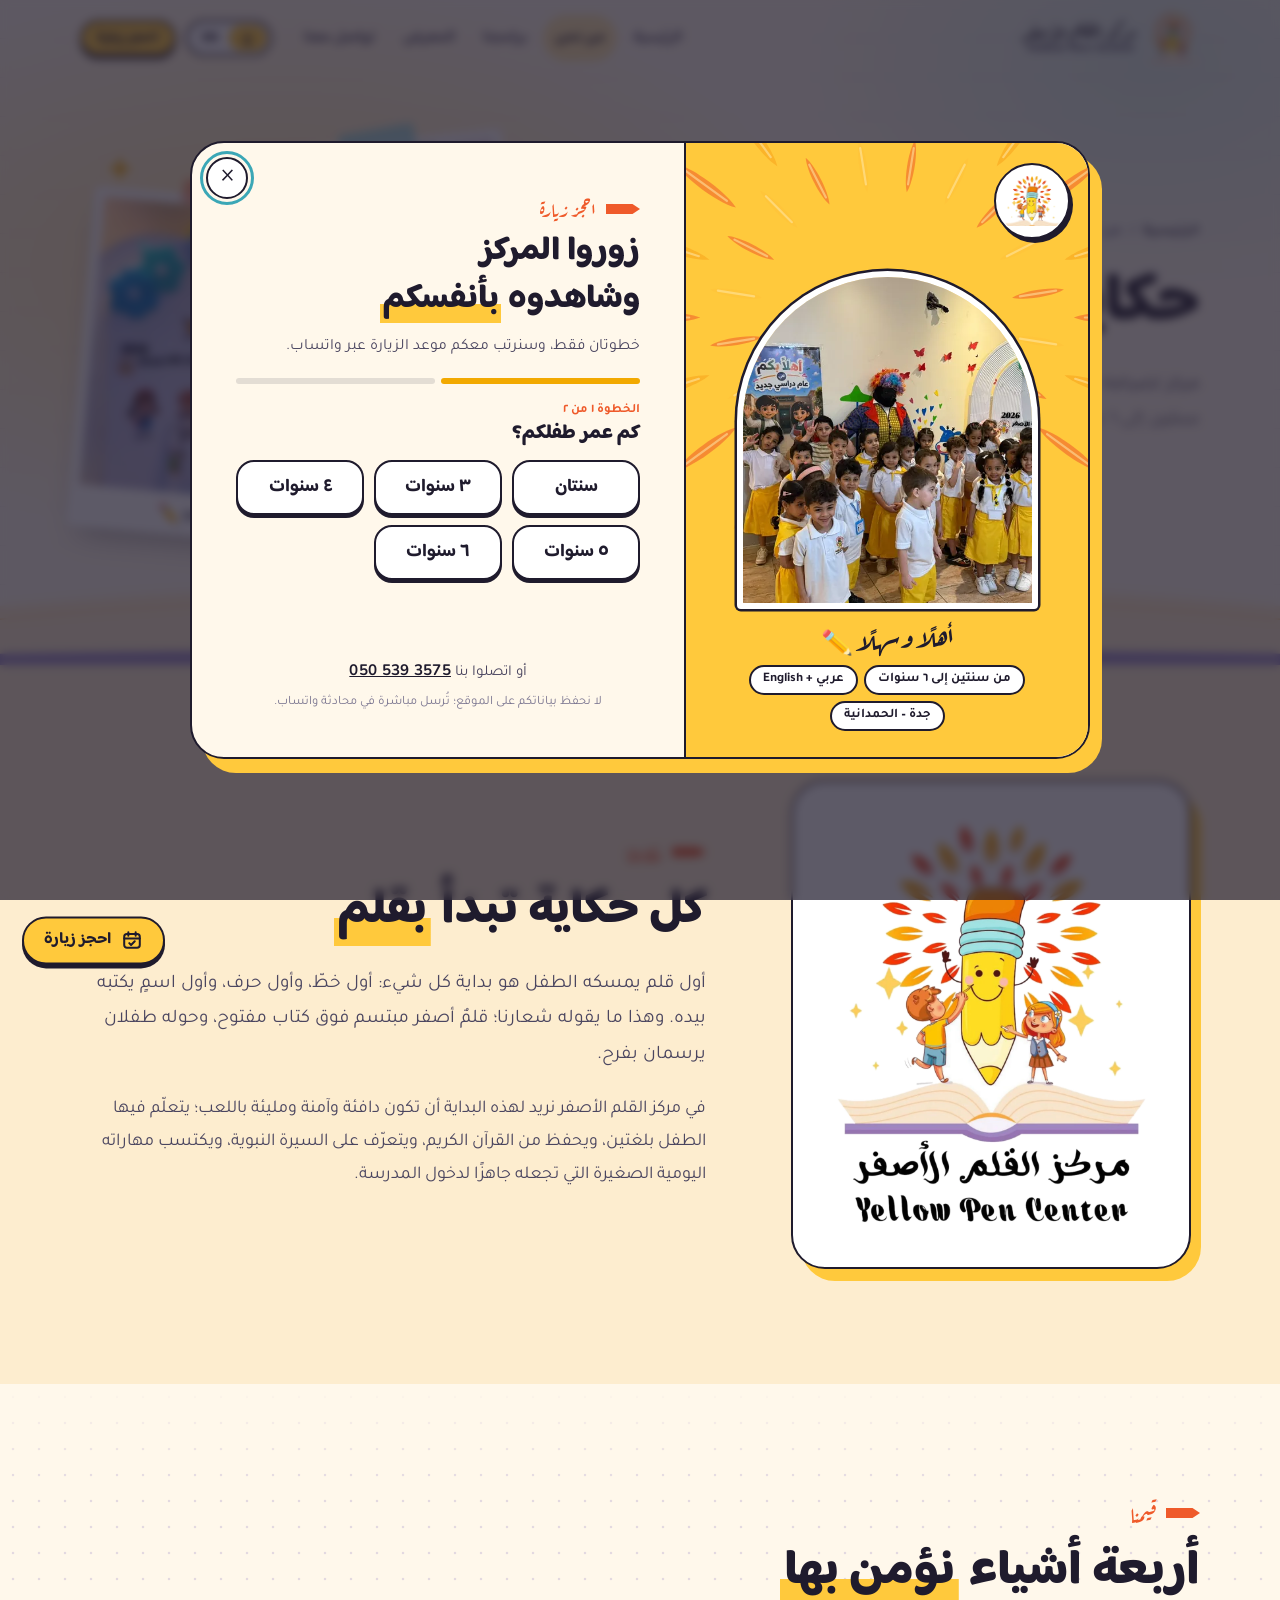
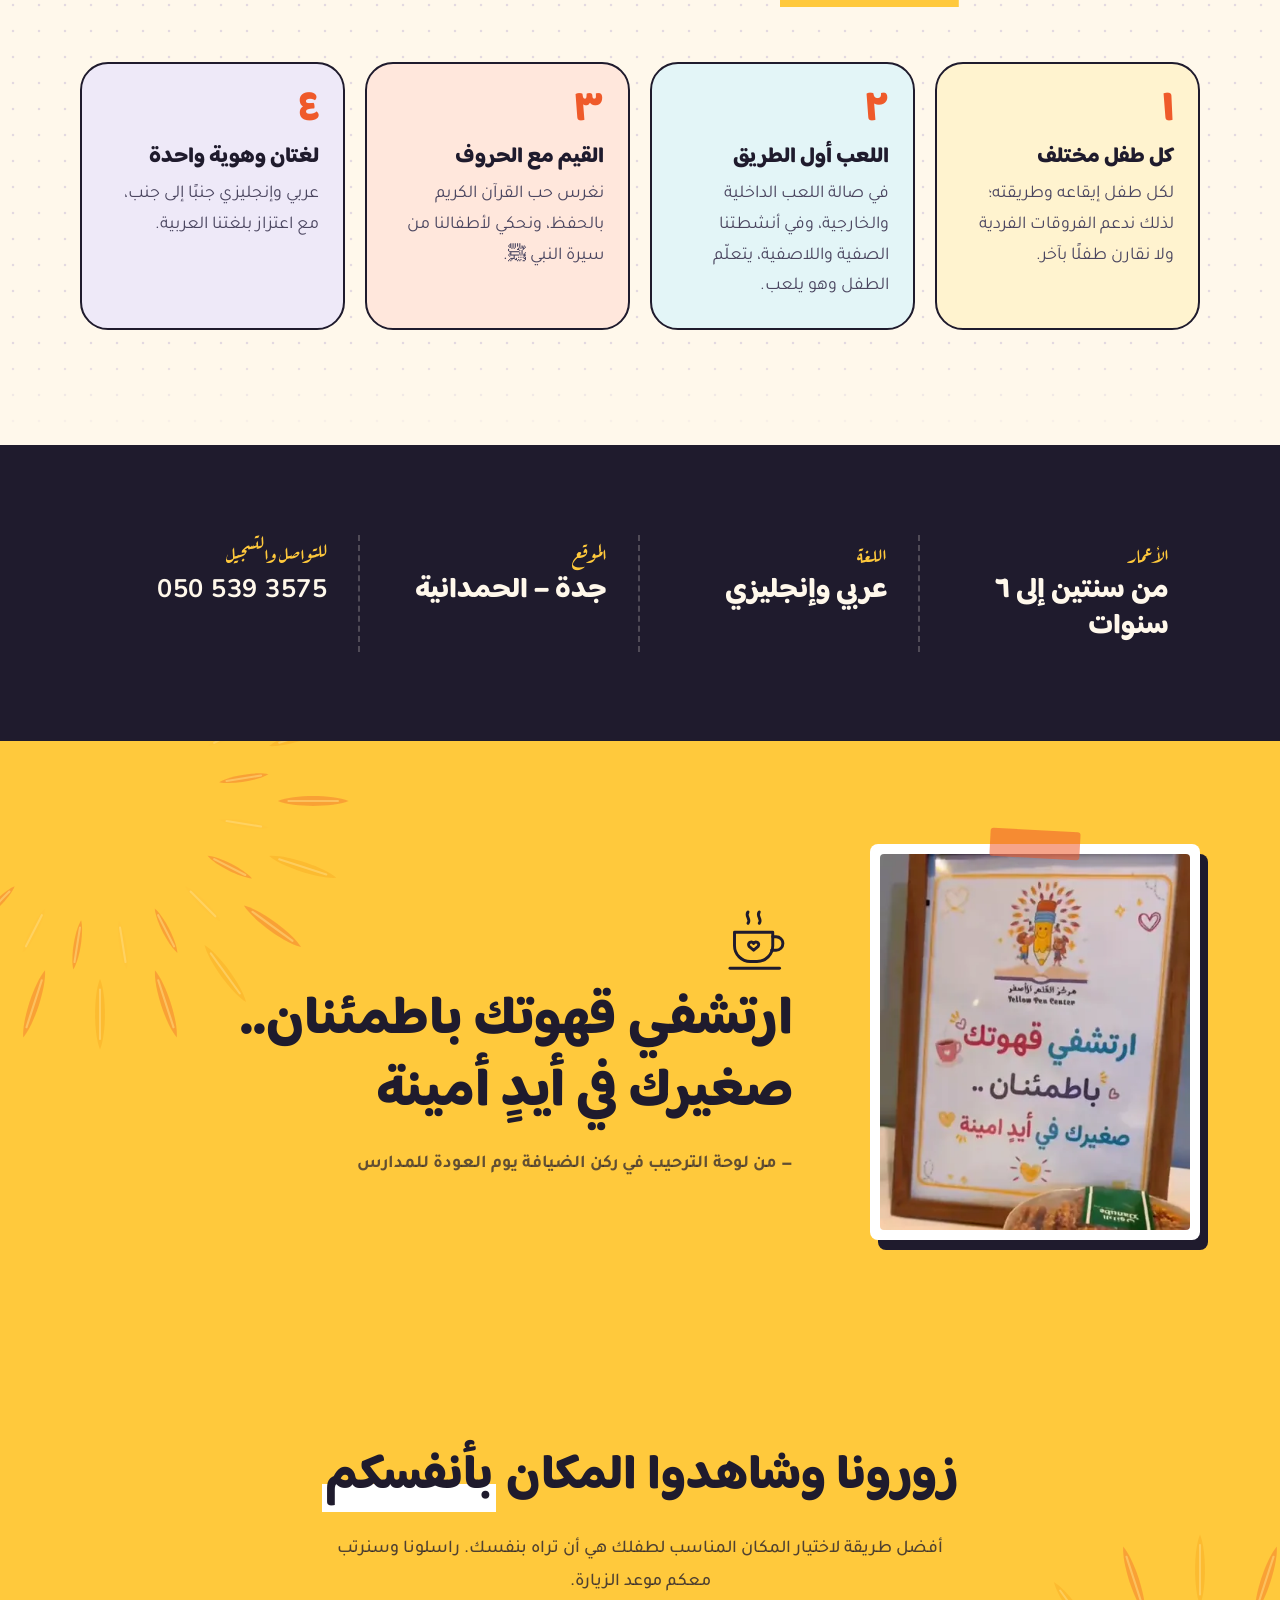
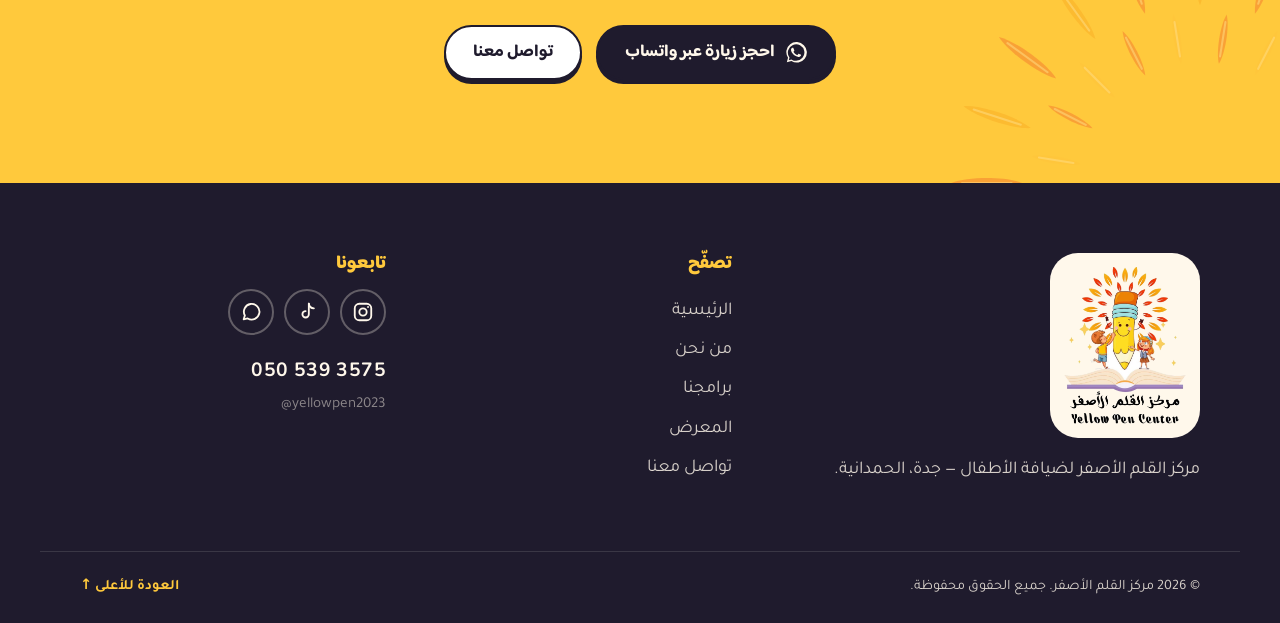
<file: about.html>
<!doctype html>
<html lang="ar" dir="rtl" data-page="about">
<head>
  <meta charset="utf-8">
  <meta name="viewport" content="width=device-width, initial-scale=1, viewport-fit=cover">
  <title>من نحن | مركز القلم الأصفر لضيافة الأطفال</title>
  <meta name="description" content="تعرّف على مركز القلم الأصفر لضيافة الأطفال في جدة – الحمدانية: حكايتنا وما نؤمن به في رعاية الأطفال من عمر سنتين إلى ٦ سنوات.">
  <meta name="theme-color" content="#FFC93C">
  <link rel="canonical" href="https://yellow-pen.vercel.app/about.html">
  <link rel="icon" type="image/png" href="assets/img/favicon.png">
  <link rel="apple-touch-icon" href="assets/img/apple-touch-icon.png">
  <link rel="manifest" href="site.webmanifest">

  <!-- Link preview (WhatsApp, X, Facebook, iMessage...). These URLs must be absolute. -->
  <meta property="og:type" content="website">
  <meta property="og:site_name" content="مركز القلم الأصفر | Yellow Pen Center">
  <meta property="og:locale" content="ar_SA">
  <meta property="og:locale:alternate" content="en_US">
  <meta property="og:url" content="https://yellow-pen.vercel.app/about.html">
  <meta property="og:title" content="من نحن | مركز القلم الأصفر لضيافة الأطفال">
  <meta property="og:description" content="تعرّف على مركز القلم الأصفر لضيافة الأطفال في جدة – الحمدانية: حكايتنا وما نؤمن به في رعاية الأطفال من عمر سنتين إلى ٦ سنوات.">
  <meta property="og:image" content="https://yellow-pen.vercel.app/assets/img/share.jpg">
  <meta property="og:image:type" content="image/jpeg">
  <meta property="og:image:width" content="1200">
  <meta property="og:image:height" content="630">
  <meta property="og:image:alt" content="أطفال مركز القلم الأصفر لضيافة الأطفال في جدة">
  <meta name="twitter:card" content="summary_large_image">
  <meta name="twitter:title" content="من نحن | مركز القلم الأصفر لضيافة الأطفال">
  <meta name="twitter:description" content="تعرّف على مركز القلم الأصفر لضيافة الأطفال في جدة – الحمدانية: حكايتنا وما نؤمن به في رعاية الأطفال من عمر سنتين إلى ٦ سنوات.">
  <meta name="twitter:image" content="https://yellow-pen.vercel.app/assets/img/share.jpg">

  <!-- Set language before first paint to avoid a flash of the wrong direction -->
  <script>
    (function () {
      var lang = 'ar';
      try {
        var q = new URLSearchParams(location.search).get('lang');
        lang = q || localStorage.getItem('yp-lang') || 'ar';
      } catch (e) {}
      if (lang === 'en') {
        document.documentElement.lang = 'en';
        document.documentElement.dir = 'ltr';
      }
    })();
  </script>

  <link rel="preconnect" href="https://fonts.googleapis.com">
  <link rel="preconnect" href="https://fonts.gstatic.com" crossorigin>
  <link rel="stylesheet" href="https://fonts.googleapis.com/css2?family=Aref+Ruqaa:wght@700&family=Baloo+Bhaijaan+2:wght@500;600;700;800&family=Caveat:wght@600;700&family=Nunito:wght@400;600;700&family=Tajawal:wght@400;500;700&display=swap">
  <link rel="stylesheet" href="assets/css/styles.css">
</head>
<body id="top">
  <a class="skip-link" href="#main" data-i18n="skip">تخطَّ إلى المحتوى</a>

  <!-- Scroll progress: a pencil that writes as you scroll -->
  <div class="progress" aria-hidden="true"><div class="progress__bar"><span class="progress__tip"></span></div></div>

  <!-- ============ HEADER ============ -->
  <header class="header">
    <div class="container header__inner">
      <a class="brand" href="index.html" aria-label="Yellow Pen Center">
        <img class="brand__mark" src="assets/img/emblem.webp" width="60" height="57" alt="">
        <span class="brand__name">
          <span class="brand__ar">مركز القلم الأصفر</span>
          <span class="brand__en">Yellow Pen Center</span>
        </span>
      </a>

      <nav class="nav" id="nav" aria-label="Main">
        <ul class="nav__list">
          <li><a href="index.html" data-i18n="nav.home">الرئيسية</a></li>
          <li><a href="about.html" aria-current="page" data-i18n="nav.about">من نحن</a></li>
          <li><a href="programs.html" data-i18n="nav.programs">برامجنا</a></li>
          <li><a href="gallery.html" data-i18n="nav.gallery">المعرض</a></li>
          <li><a href="contact.html" data-i18n="nav.contact">تواصل معنا</a></li>
        </ul>
        <a class="btn btn--primary nav__cta-mobile" href="contact.html#visit" data-i18n="cta.book">احجز زيارة</a>
      </nav>

      <div class="header__actions">
        <button class="lang-switch" type="button" id="langSwitch" aria-label="Switch to English">
          <span class="lang-switch__opt" data-l="ar">ع</span>
          <span class="lang-switch__opt" data-l="en">EN</span>
        </button>
        <a class="btn btn--primary btn--sm header__cta" href="contact.html#visit" data-i18n="cta.book">احجز زيارة</a>
        <button class="menu-toggle" type="button" id="menuToggle" aria-expanded="false" aria-controls="nav" data-i18n-attr="aria-label:menu">
          <span></span><span></span><span></span>
        </button>
      </div>
    </div>
  </header>

  <main id="main">
    <section class="page-hero">
      <div class="hero__paper" aria-hidden="true"></div>
      <div class="container page-hero__grid">
        <div class="page-hero__copy">
          <p class="crumbs reveal"><a href="index.html" data-i18n="nav.home">الرئيسية</a><span aria-hidden="true">/</span><span data-i18n="nav.about">من نحن</span></p>
          <h1 class="page-hero__title reveal" data-delay="1"><span data-i18n="ab.h1a">حكاية</span> <mark class="marker" data-i18n="ab.h1b">القلم الأصفر</mark></h1>
          <p class="lead reveal" data-delay="2" data-i18n="ab.lead">مركز لضيافة الأطفال في جدة – حي الحمدانية، نستقبل فيه الأطفال من عمر سنتين إلى ٦ سنوات، ونرافقهم في أولى سنوات التعلّم خطوةً بخطوة.</p>
        </div>
        <div class="page-hero__art reveal reveal--pop" data-delay="2">
          <span class="spark spark--1" aria-hidden="true"></span>
          <span class="spark spark--3" aria-hidden="true"></span>
          <figure class="polaroid">
            <img src="assets/img/entrance.webp" width="576" height="834" alt="مدخل مركز القلم الأصفر مزيّنًا بلافتة ترحيب" data-i18n-attr="alt:img.entrance">
            <figcaption class="hand" data-i18n="tour.s1">أهلًا بكم عند الباب</figcaption>
          </figure>
          <figure class="polaroid">
            <img src="assets/img/arch-2026-400.webp" width="400" height="711" alt="قوس التصوير المزيّن بالبالونات الصفراء وعليه اسم المركز" data-i18n-attr="alt:ga.a3">
            <figcaption class="hand" data-i18n="ab.cap2">عام ٢٠٢٦ ✏️</figcaption>
          </figure>
        </div>
      </div>
      <svg class="book-edge" viewBox="0 0 1440 120" preserveAspectRatio="none" aria-hidden="true">
        <path class="book-edge__page" d="M0 40 C 360 0, 620 10, 720 70 C 820 10, 1080 0, 1440 40 V120 H0Z"/>
        <path class="book-edge__line" d="M0 58 C 360 18, 620 28, 720 88 C 820 28, 1080 18, 1440 58"/>
        <path class="book-edge__spine" d="M0 104 C 400 96, 640 100, 720 116 C 800 100, 1040 96, 1440 104 V120 H0Z"/>
      </svg>
    </section>

    <section class="section story">
      <div class="container story__grid">
        <figure class="logo-card reveal reveal--pop">
          <img src="assets/img/logo-full.webp" width="994" height="1280" loading="lazy" alt="شعار مركز القلم الأصفر — Yellow Pen Center" data-i18n-attr="alt:img.logo">
        </figure>
        <div>
          <p class="kicker reveal" data-i18n="ab.k1">حكايتنا</p>
          <h2 class="h2 reveal" data-delay="1"><span data-i18n="ab.s1a">كل حكاية تبدأ</span> <mark class="marker" data-i18n="ab.s1b">بقلم</mark></h2>
          <p class="lead reveal" data-delay="2" data-i18n="ab.s1p1">أول قلم يمسكه الطفل هو بداية كل شيء: أول خطّ، وأول حرف، وأول اسمٍ يكتبه بيده. وهذا ما يقوله شعارنا؛ قلمٌ أصفر مبتسم فوق كتاب مفتوح، وحوله طفلان يرسمان بفرح.</p>
          <p class="reveal" data-delay="3" data-i18n="ab.s1p2">في مركز القلم الأصفر نريد لهذه البداية أن تكون دافئة وآمنة ومليئة باللعب؛ يتعلّم فيها الطفل بلغتين، ويحفظ من القرآن الكريم، ويتعرّف على السيرة النبوية، ويكتسب مهاراته اليومية الصغيرة التي تجعله جاهزًا لدخول المدرسة.</p>
        </div>
      </div>
    </section>

    <section class="section offer">
      <div class="container">
        <header class="section-head">
          <p class="kicker reveal" data-i18n="ab.k2">قيمنا</p>
          <h2 class="h2 reveal" data-delay="1"><span data-i18n="ab.s2a">أربعة أشياء</span> <mark class="marker" data-i18n="ab.s2b">نؤمن بها</mark></h2>
        </header>
        <ul class="beliefs">
          <li class="belief reveal">
            <span class="belief__n" data-i18n="ab.n1">١</span>
            <h3 data-i18n="ab.b1t">كل طفل مختلف</h3>
            <p data-i18n="ab.b1p">لكل طفل إيقاعه وطريقته؛ لذلك ندعم الفروقات الفردية ولا نقارن طفلًا بآخر.</p>
          </li>
          <li class="belief reveal" data-delay="1">
            <span class="belief__n" data-i18n="ab.n2">٢</span>
            <h3 data-i18n="ab.b2t">اللعب أول الطريق</h3>
            <p data-i18n="ab.b2p">في صالة اللعب الداخلية والخارجية، وفي أنشطتنا الصفية واللاصفية، يتعلّم الطفل وهو يلعب.</p>
          </li>
          <li class="belief reveal" data-delay="2">
            <span class="belief__n" data-i18n="ab.n3">٣</span>
            <h3 data-i18n="ab.b3t">القيم مع الحروف</h3>
            <p data-i18n="ab.b3p">نغرس حب القرآن الكريم بالحفظ، ونحكي لأطفالنا من سيرة النبي ﷺ.</p>
          </li>
          <li class="belief reveal" data-delay="3">
            <span class="belief__n" data-i18n="ab.n4">٤</span>
            <h3 data-i18n="ab.b4t">لغتان وهوية واحدة</h3>
            <p data-i18n="ab.b4p">عربي وإنجليزي جنبًا إلى جنب، مع اعتزاز بلغتنا العربية.</p>
          </li>
        </ul>
      </div>
    </section>

    <section class="facts" aria-label="At a glance">
      <div class="container">
        <dl class="facts__grid">
          <div class="reveal"><dt data-i18n="ab.f1">الأعمار</dt><dd data-i18n="ab.f1v">من سنتين إلى ٦ سنوات</dd></div>
          <div class="reveal" data-delay="1"><dt data-i18n="ab.f2">اللغة</dt><dd data-i18n="ab.f2v">عربي وإنجليزي</dd></div>
          <div class="reveal" data-delay="2"><dt data-i18n="ab.f3">الموقع</dt><dd data-i18n="ab.f3v">جدة – الحمدانية</dd></div>
          <div class="reveal" data-delay="3"><dt data-i18n="visit.call">للتواصل والتسجيل</dt><dd><a class="num" dir="ltr" href="tel:+966505393575">050 539 3575</a></dd></div>
        </dl>
      </div>
    </section>

    <!-- ============ PARENTS / PEACE OF MIND ============ -->
    <section class="section peace">
      <div class="container peace__grid">
        <figure class="peace__photo reveal">
          <img src="assets/img/coffee-400.webp" srcset="assets/img/coffee-400.webp 400w, assets/img/coffee.webp 576w" sizes="(max-width: 800px) 70vw, 360px" width="400" height="486" loading="lazy" alt="لوحة ترحيب في ركن الضيافة: ارتشفي قهوتك باطمئنان، صغيرك في أيدٍ أمينة" data-i18n-attr="alt:img.coffee">
          <span class="tape" aria-hidden="true"></span>
        </figure>
        <blockquote class="peace__quote reveal" data-delay="1">
          <svg class="peace__mark" viewBox="0 0 64 64" aria-hidden="true"><path class="steam" d="M24 8c-3 4 3 6 0 10"/><path class="steam" d="M34 8c-3 4 3 6 0 10"/><path d="M12 26h34v12a14 14 0 0 1-14 14h-6a14 14 0 0 1-14-14V26Z"/><path d="M46 30h3a6 6 0 0 1 0 12h-4"/><path d="M8 58h44"/><path d="M29 36c-1.5-2.5-6-1-4 2.5l4 3.5 4-3.5c2-3.5-2.5-5-4-2.5Z"/></svg>
          <p class="peace__text" data-i18n="peace.q">ارتشفي قهوتك باطمئنان..<br>صغيرك في أيدٍ أمينة</p>
          <footer data-i18n="peace.src">— من لوحة الترحيب في ركن الضيافة يوم العودة للمدارس</footer>
        </blockquote>
      </div>
    </section>

    <section class="cta-band">
      <div class="container">
        <h2 class="h2 reveal"><span data-i18n="band.t1">زورونا وشاهدوا المكان</span> <mark class="marker" data-i18n="band.t2">بأنفسكم</mark></h2>
        <p class="reveal" data-delay="1" data-i18n="band.p">أفضل طريقة لاختيار المكان المناسب لطفلك هي أن تراه بنفسك. راسلونا وسنرتب معكم موعد الزيارة.</p>
        <div class="cta-band__btns reveal" data-delay="2">
          <a class="btn btn--ink btn--lg js-wa" href="https://wa.me/966505393575" target="_blank" rel="noopener"><svg class="i" viewBox="0 0 24 24" aria-hidden="true"><path d="M20.5 3.5A11 11 0 0 0 3.3 17.1L2 22l5-1.3A11 11 0 0 0 20.5 3.5Zm-8.5 17a9 9 0 0 1-4.6-1.3l-.3-.2-3 .8.8-2.9-.2-.3A9 9 0 1 1 12 20.5Zm5-6.7c-.3-.1-1.6-.8-1.9-.9s-.4-.1-.6.1-.7.9-.9 1.1-.3.2-.6.1a7.4 7.4 0 0 1-3.7-3.2c-.3-.5.3-.5.8-1.6a.5.5 0 0 0 0-.5l-.9-2.1c-.2-.6-.5-.5-.6-.5h-.5a1 1 0 0 0-.7.3 3 3 0 0 0-.9 2.2 5.2 5.2 0 0 0 1.1 2.8 11.9 11.9 0 0 0 4.6 4c1.7.7 2.4.8 3.2.7a2.8 2.8 0 0 0 1.8-1.3 2.3 2.3 0 0 0 .2-1.3c-.1-.1-.3-.2-.6-.3Z"/></svg><span data-i18n="cta.bookWa">احجز زيارة عبر واتساب</span></a>
          <a class="btn btn--lg" href="contact.html"><span data-i18n="nav.contact">تواصل معنا</span></a>
        </div>
      </div>
    </section>
  </main>

  <!-- ============ FOOTER ============ -->
  <footer class="footer">
    <div class="container footer__grid">
      <div class="footer__brand">
        <img src="assets/img/logo-full-480.webp" width="160" height="206" loading="lazy" alt="شعار مركز القلم الأصفر — Yellow Pen Center" data-i18n-attr="alt:img.logo">
        <p data-i18n="ft.tag">مركز القلم الأصفر لضيافة الأطفال — جدة، الحمدانية.</p>
      </div>
      <nav class="footer__links" aria-label="Footer">
        <h4 data-i18n="ft.explore">تصفّح</h4>
        <a href="index.html" data-i18n="nav.home">الرئيسية</a>
        <a href="about.html" data-i18n="nav.about">من نحن</a>
        <a href="programs.html" data-i18n="nav.programs">برامجنا</a>
        <a href="gallery.html" data-i18n="nav.gallery">المعرض</a>
        <a href="contact.html" data-i18n="nav.contact">تواصل معنا</a>
      </nav>
      <div class="footer__contact">
        <h4 data-i18n="ft.follow">تابعونا</h4>
        <div class="socials">
          <a href="https://www.instagram.com/yellowpen2023/" target="_blank" rel="noopener" aria-label="Instagram">
            <svg viewBox="0 0 24 24" aria-hidden="true"><rect x="3" y="3" width="18" height="18" rx="5"/><circle cx="12" cy="12" r="4"/><circle cx="17.5" cy="6.5" r="1" class="fill"/></svg>
          </a>
          <a href="https://www.tiktok.com/@yellowpen2023" target="_blank" rel="noopener" aria-label="TikTok">
            <svg viewBox="0 0 24 24" aria-hidden="true"><path d="M14 3v11.5a3.5 3.5 0 1 1-3.5-3.5"/><path d="M14 3c.5 3 2.5 5 5.5 5"/></svg>
          </a>
          <a class="js-wa" href="https://wa.me/966505393575" target="_blank" rel="noopener" aria-label="WhatsApp">
            <svg viewBox="0 0 24 24" aria-hidden="true"><path d="M4 20l1.3-4.2A8.5 8.5 0 1 1 8.4 19L4 20Z"/></svg>
          </a>
        </div>
        <a class="footer__phone num" dir="ltr" href="tel:+966505393575">050 539 3575</a>
        <span class="footer__handle" dir="ltr">@yellowpen2023</span>
      </div>
    </div>
    <div class="container footer__bottom">
      <p>© <span id="year">2026</span> <span data-i18n="ft.rights">مركز القلم الأصفر. جميع الحقوق محفوظة.</span></p>
      <a href="#top" class="footer__top" data-i18n="ft.top">العودة للأعلى ↑</a>
    </div>
  </footer>

  <!-- Mobile sticky action bar -->
  <div class="action-bar" aria-label="Quick contact">
    <a href="tel:+966505393575" class="action-bar__btn">
      <svg viewBox="0 0 24 24" aria-hidden="true"><path d="M5 3h3l2 5-2.5 1.5a11 11 0 0 0 5 5L14 12l5 2v3a2 2 0 0 1-2 2A16 16 0 0 1 3 5a2 2 0 0 1 2-2Z"/></svg>
      <span data-i18n="bar.call">اتصال</span>
    </a>
    <a href="https://wa.me/966505393575" target="_blank" rel="noopener" class="action-bar__btn action-bar__btn--wa js-wa">
      <svg viewBox="0 0 24 24" aria-hidden="true"><path d="M4 20l1.3-4.2A8.5 8.5 0 1 1 8.4 19L4 20Z"/></svg>
      <span data-i18n="bar.wa">احجز زيارة</span>
    </a>
  </div>

  <!-- Video lightbox -->
  <dialog class="lightbox" id="lightbox" data-i18n-attr="aria-label:lb.aria" aria-label="مشغّل الفيديو">
    <button class="lightbox__close" type="button" data-i18n-attr="aria-label:lb.close" aria-label="إغلاق">×</button>
    <video class="lightbox__video" controls playsinline preload="none"></video>
    <img class="lightbox__img" alt="" hidden>
  </dialog>

  <script src="assets/js/i18n.js" defer></script>
  <script src="assets/js/main.js" defer></script>
  <script src="assets/js/popup.js" defer></script>
</body>
</html>
</file>
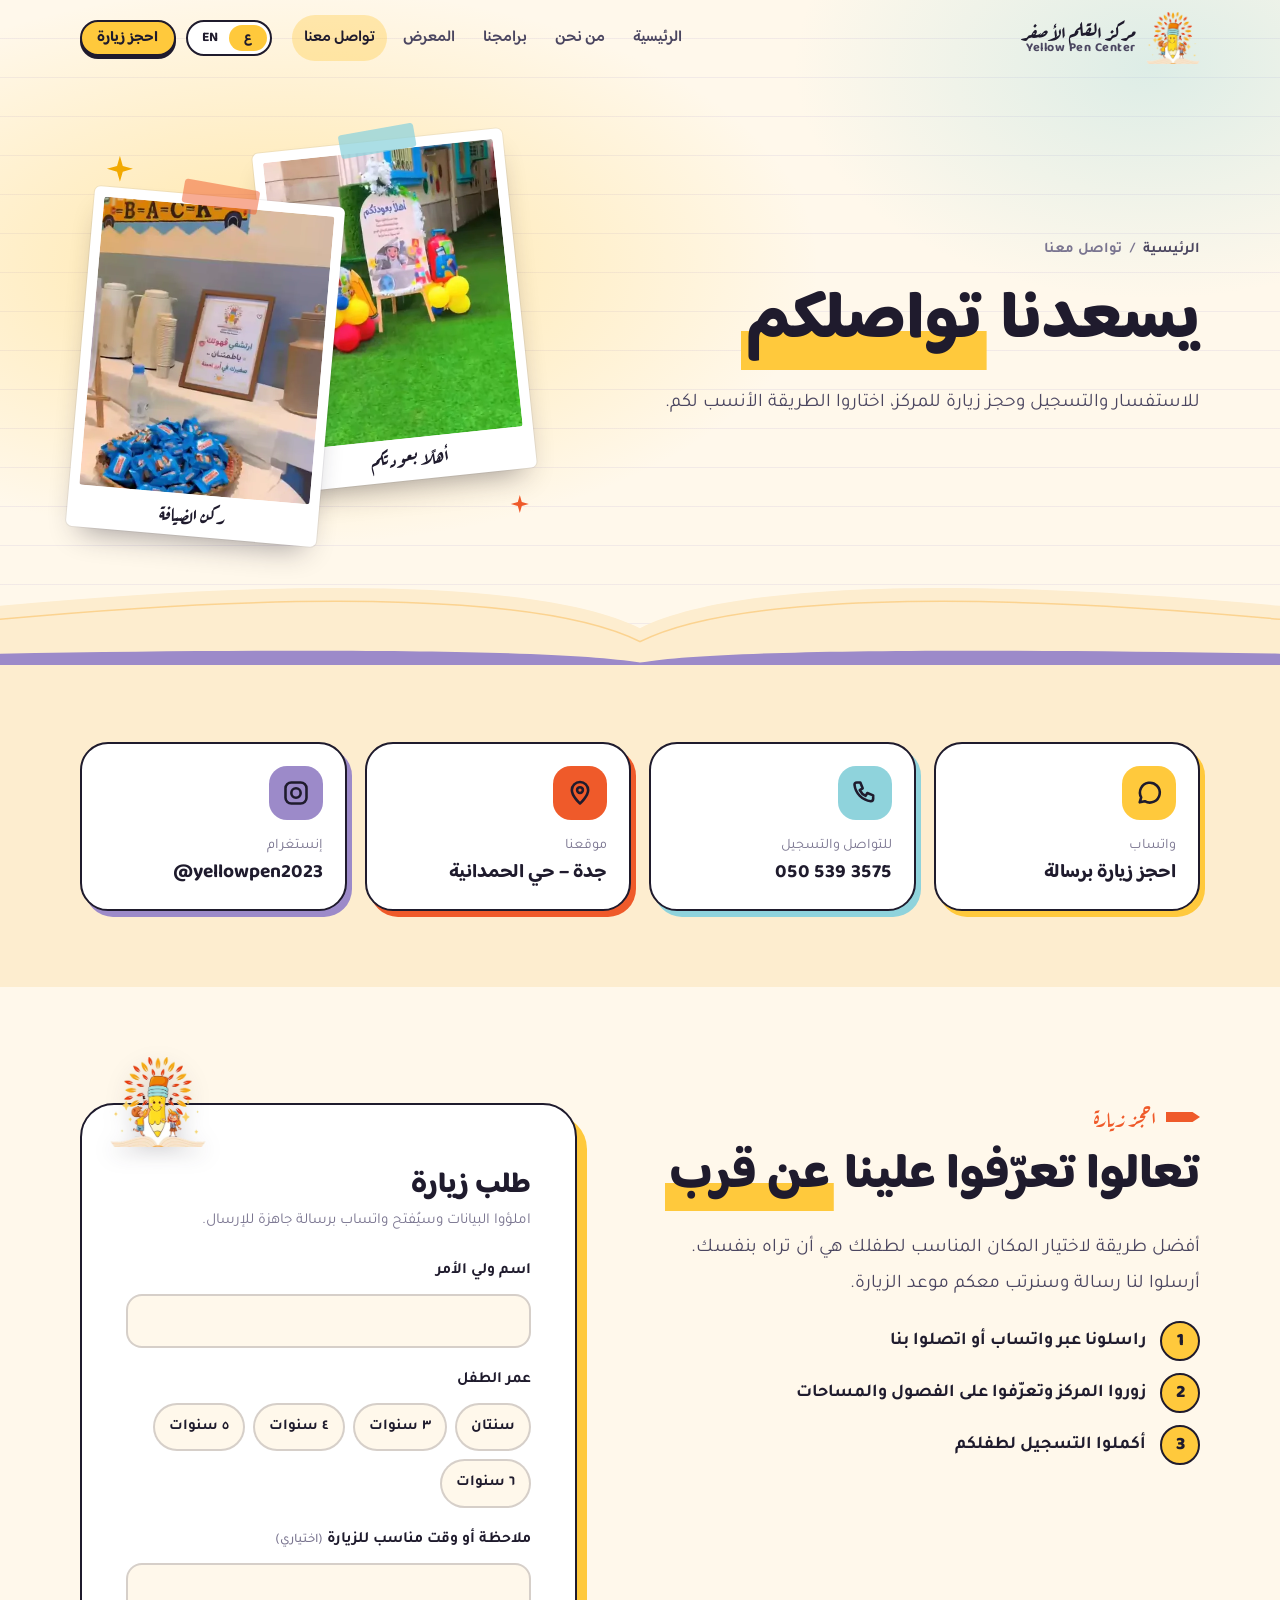
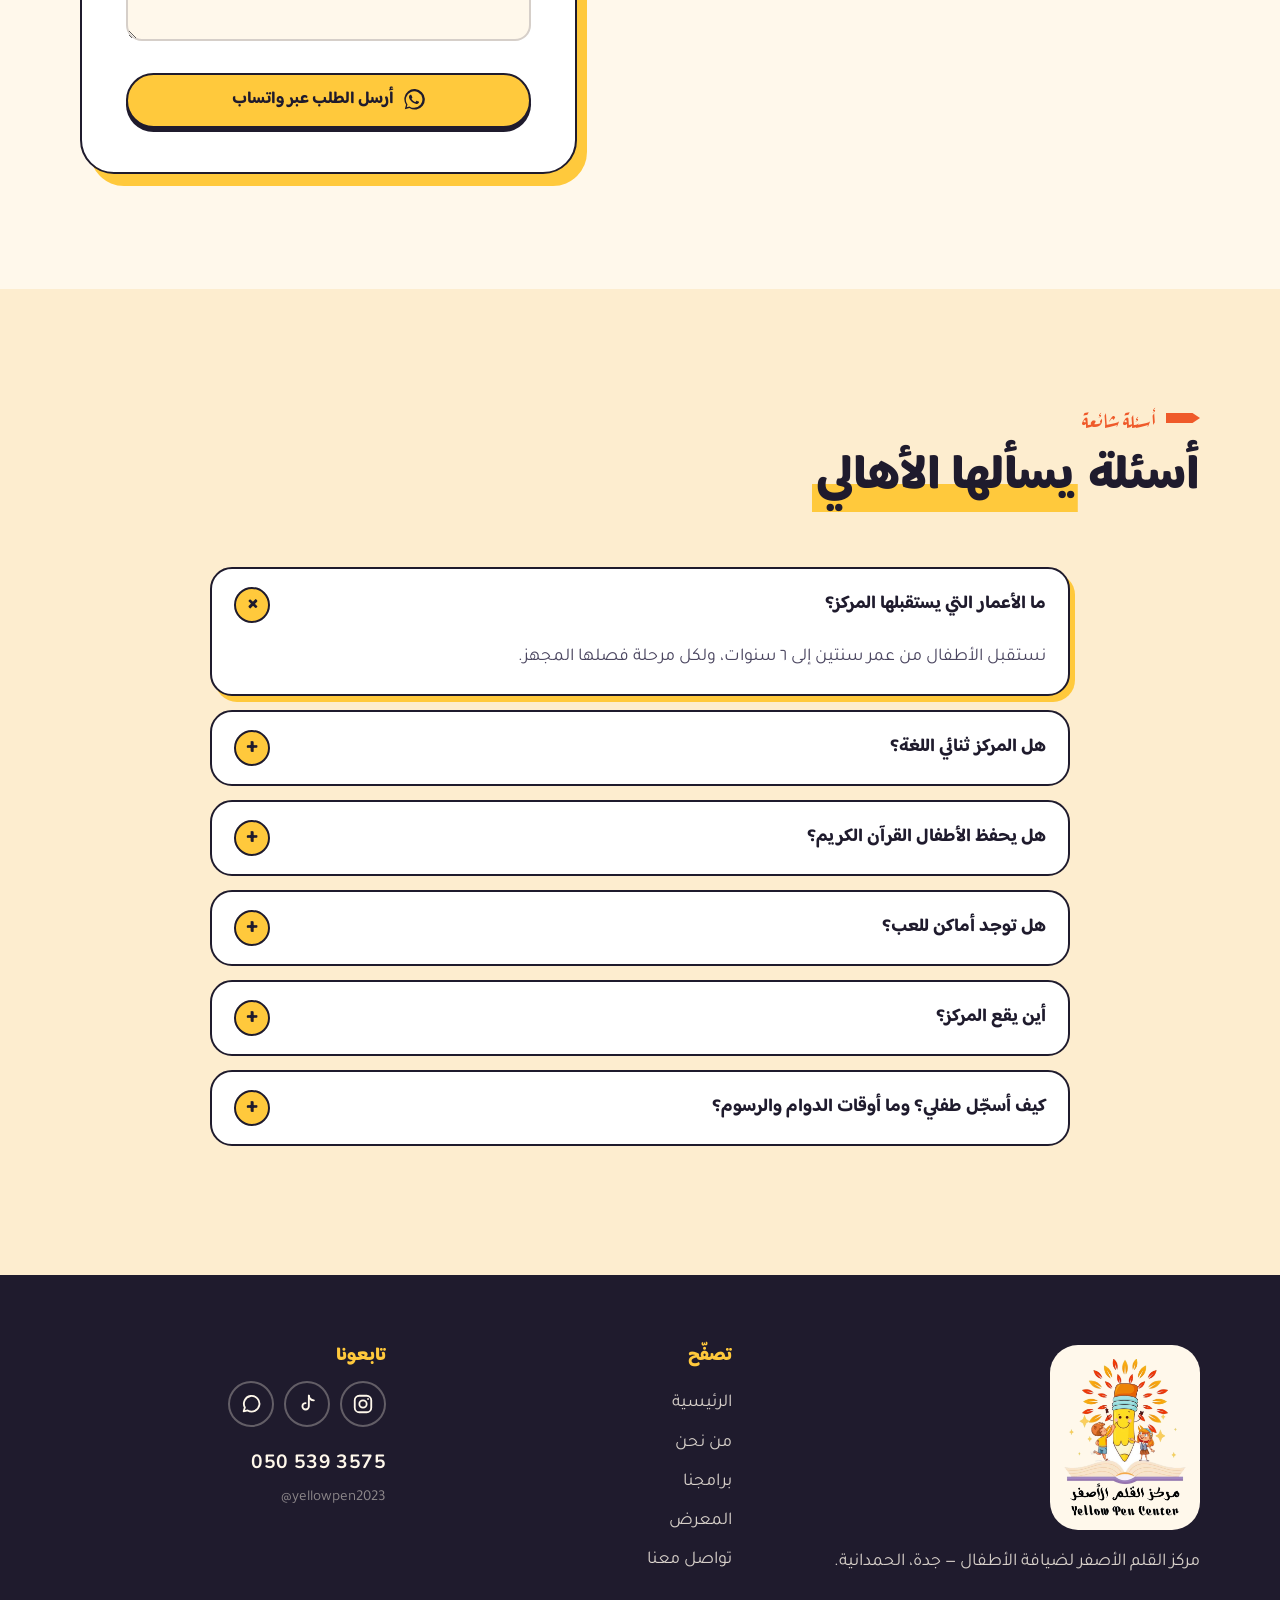
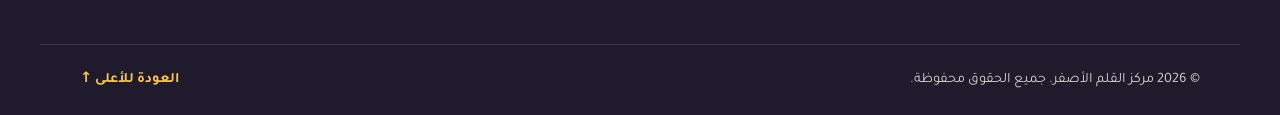
<file: contact.html>
<!doctype html>
<html lang="ar" dir="rtl" data-page="contact">
<head>
  <meta charset="utf-8">
  <meta name="viewport" content="width=device-width, initial-scale=1, viewport-fit=cover">
  <title>تواصل معنا | مركز القلم الأصفر لضيافة الأطفال</title>
  <meta name="description" content="تواصل مع مركز القلم الأصفر في جدة – الحمدانية للاستفسار والتسجيل وحجز زيارة: 0505393575.">
  <meta name="theme-color" content="#FFC93C">
  <link rel="canonical" href="https://yellow-pen.vercel.app/contact.html">
  <link rel="icon" type="image/png" href="assets/img/favicon.png">
  <link rel="apple-touch-icon" href="assets/img/apple-touch-icon.png">
  <link rel="manifest" href="site.webmanifest">

  <!-- Link preview (WhatsApp, X, Facebook, iMessage...). These URLs must be absolute. -->
  <meta property="og:type" content="website">
  <meta property="og:site_name" content="مركز القلم الأصفر | Yellow Pen Center">
  <meta property="og:locale" content="ar_SA">
  <meta property="og:locale:alternate" content="en_US">
  <meta property="og:url" content="https://yellow-pen.vercel.app/contact.html">
  <meta property="og:title" content="تواصل معنا | مركز القلم الأصفر لضيافة الأطفال">
  <meta property="og:description" content="تواصل مع مركز القلم الأصفر في جدة – الحمدانية للاستفسار والتسجيل وحجز زيارة: 0505393575.">
  <meta property="og:image" content="https://yellow-pen.vercel.app/assets/img/share.jpg">
  <meta property="og:image:type" content="image/jpeg">
  <meta property="og:image:width" content="1200">
  <meta property="og:image:height" content="630">
  <meta property="og:image:alt" content="أطفال مركز القلم الأصفر لضيافة الأطفال في جدة">
  <meta name="twitter:card" content="summary_large_image">
  <meta name="twitter:title" content="تواصل معنا | مركز القلم الأصفر لضيافة الأطفال">
  <meta name="twitter:description" content="تواصل مع مركز القلم الأصفر في جدة – الحمدانية للاستفسار والتسجيل وحجز زيارة: 0505393575.">
  <meta name="twitter:image" content="https://yellow-pen.vercel.app/assets/img/share.jpg">

  <!-- Set language before first paint to avoid a flash of the wrong direction -->
  <script>
    (function () {
      var lang = 'ar';
      try {
        var q = new URLSearchParams(location.search).get('lang');
        lang = q || localStorage.getItem('yp-lang') || 'ar';
      } catch (e) {}
      if (lang === 'en') {
        document.documentElement.lang = 'en';
        document.documentElement.dir = 'ltr';
      }
    })();
  </script>

  <link rel="preconnect" href="https://fonts.googleapis.com">
  <link rel="preconnect" href="https://fonts.gstatic.com" crossorigin>
  <link rel="stylesheet" href="https://fonts.googleapis.com/css2?family=Aref+Ruqaa:wght@700&family=Baloo+Bhaijaan+2:wght@500;600;700;800&family=Caveat:wght@600;700&family=Nunito:wght@400;600;700&family=Tajawal:wght@400;500;700&display=swap">
  <link rel="stylesheet" href="assets/css/styles.css">
</head>
<body id="top">
  <a class="skip-link" href="#main" data-i18n="skip">تخطَّ إلى المحتوى</a>

  <!-- Scroll progress: a pencil that writes as you scroll -->
  <div class="progress" aria-hidden="true"><div class="progress__bar"><span class="progress__tip"></span></div></div>

  <!-- ============ HEADER ============ -->
  <header class="header">
    <div class="container header__inner">
      <a class="brand" href="index.html" aria-label="Yellow Pen Center">
        <img class="brand__mark" src="assets/img/emblem.webp" width="60" height="57" alt="">
        <span class="brand__name">
          <span class="brand__ar">مركز القلم الأصفر</span>
          <span class="brand__en">Yellow Pen Center</span>
        </span>
      </a>

      <nav class="nav" id="nav" aria-label="Main">
        <ul class="nav__list">
          <li><a href="index.html" data-i18n="nav.home">الرئيسية</a></li>
          <li><a href="about.html" data-i18n="nav.about">من نحن</a></li>
          <li><a href="programs.html" data-i18n="nav.programs">برامجنا</a></li>
          <li><a href="gallery.html" data-i18n="nav.gallery">المعرض</a></li>
          <li><a href="contact.html" aria-current="page" data-i18n="nav.contact">تواصل معنا</a></li>
        </ul>
        <a class="btn btn--primary nav__cta-mobile" href="#visit" data-i18n="cta.book">احجز زيارة</a>
      </nav>

      <div class="header__actions">
        <button class="lang-switch" type="button" id="langSwitch" aria-label="Switch to English">
          <span class="lang-switch__opt" data-l="ar">ع</span>
          <span class="lang-switch__opt" data-l="en">EN</span>
        </button>
        <a class="btn btn--primary btn--sm header__cta" href="#visit" data-i18n="cta.book">احجز زيارة</a>
        <button class="menu-toggle" type="button" id="menuToggle" aria-expanded="false" aria-controls="nav" data-i18n-attr="aria-label:menu">
          <span></span><span></span><span></span>
        </button>
      </div>
    </div>
  </header>

  <main id="main">
    <section class="page-hero">
      <div class="hero__paper" aria-hidden="true"></div>
      <div class="container page-hero__grid">
        <div class="page-hero__copy">
          <p class="crumbs reveal"><a href="index.html" data-i18n="nav.home">الرئيسية</a><span aria-hidden="true">/</span><span data-i18n="nav.contact">تواصل معنا</span></p>
          <h1 class="page-hero__title reveal" data-delay="1"><span data-i18n="co.h1a">يسعدنا</span> <mark class="marker" data-i18n="co.h1b">تواصلكم</mark></h1>
          <p class="lead reveal" data-delay="2" data-i18n="co.lead">للاستفسار والتسجيل وحجز زيارة للمركز، اختاروا الطريقة الأنسب لكم.</p>
        </div>
        <div class="page-hero__art reveal reveal--pop" data-delay="2">
          <span class="spark spark--1" aria-hidden="true"></span>
          <span class="spark spark--3" aria-hidden="true"></span>
          <figure class="polaroid">
            <img src="assets/img/welcome-400.webp" width="400" height="579" alt="لوحة «أهلًا بعودتكم» على العشب في الساحة" data-i18n-attr="alt:img.welcome">
            <figcaption class="hand" data-i18n="tour.s2">أهلًا بعودتكم</figcaption>
          </figure>
          <figure class="polaroid">
            <img src="assets/img/hospitality-400.webp" width="400" height="711" alt="طاولة الضيافة وعليها لوحة ارتشفي قهوتك باطمئنان" data-i18n-attr="alt:ga.a5">
            <figcaption class="hand" data-i18n="ga.t5">ركن الضيافة</figcaption>
          </figure>
        </div>
      </div>
      <svg class="book-edge" viewBox="0 0 1440 120" preserveAspectRatio="none" aria-hidden="true">
        <path class="book-edge__page" d="M0 40 C 360 0, 620 10, 720 70 C 820 10, 1080 0, 1440 40 V120 H0Z"/>
        <path class="book-edge__line" d="M0 58 C 360 18, 620 28, 720 88 C 820 28, 1080 18, 1440 58"/>
        <path class="book-edge__spine" d="M0 104 C 400 96, 640 100, 720 116 C 800 100, 1040 96, 1440 104 V120 H0Z"/>
      </svg>
    </section>

    <section class="quick-wrap">
      <div class="container">
        <ul class="quick">
          <li class="reveal"><a class="js-wa" href="https://wa.me/966505393575" target="_blank" rel="noopener"><span class="quick__icon"><svg viewBox="0 0 24 24" aria-hidden="true"><path d="M4 20l1.3-4.2A8.5 8.5 0 1 1 8.4 19L4 20Z"/></svg></span><small data-i18n="co.q1s">واتساب</small><b data-i18n="co.q1b">احجز زيارة برسالة</b></a></li>
          <li class="reveal" data-delay="1"><a href="tel:+966505393575"><span class="quick__icon"><svg viewBox="0 0 24 24" aria-hidden="true"><path d="M5 3h3l2 5-2.5 1.5a11 11 0 0 0 5 5L14 12l5 2v3a2 2 0 0 1-2 2A16 16 0 0 1 3 5a2 2 0 0 1 2-2Z"/></svg></span><small data-i18n="visit.call">للتواصل والتسجيل</small><b class="num" dir="ltr">050 539 3575</b></a></li>
          <li class="reveal" data-delay="2"><a href="https://www.google.com/maps/search/?api=1&query=%D8%A7%D9%84%D8%AD%D9%85%D8%AF%D8%A7%D9%86%D9%8A%D8%A9%20%D8%AC%D8%AF%D8%A9" target="_blank" rel="noopener"><span class="quick__icon"><svg viewBox="0 0 24 24" aria-hidden="true"><path d="M12 21s-7-6.1-7-11.5A7 7 0 0 1 19 9.5C19 14.9 12 21 12 21Z"/><circle cx="12" cy="9.5" r="2.5"/></svg></span><small data-i18n="visit.where">موقعنا</small><b data-i18n="visit.loc">جدة – حي الحمدانية</b></a></li>
          <li class="reveal" data-delay="3"><a href="https://www.instagram.com/yellowpen2023/" target="_blank" rel="noopener"><span class="quick__icon"><svg viewBox="0 0 24 24" aria-hidden="true"><rect x="3" y="3" width="18" height="18" rx="5"/><circle cx="12" cy="12" r="4"/></svg></span><small data-i18n="co.q4s">إنستغرام</small><b dir="ltr">@yellowpen2023</b></a></li>
        </ul>
      </div>
    </section>

    <!-- ============ VISIT / CONTACT ============ -->
    <section class="section visit" id="visit">
      <div class="container visit__grid">
        <div class="visit__copy">
          <p class="kicker reveal" data-i18n="visit.kicker">احجز زيارة</p>
          <h2 class="h2 reveal" data-delay="1">
            <span data-i18n="visit.t1">تعالوا تعرّفوا علينا</span>
            <mark class="marker" data-i18n="visit.t2">عن قرب</mark>
          </h2>
          <p class="lead reveal" data-delay="2" data-i18n="visit.p">أفضل طريقة لاختيار المكان المناسب لطفلك هي أن تراه بنفسك. أرسلوا لنا رسالة وسنرتب معكم موعد الزيارة.</p>

          <ol class="steps reveal" data-delay="3">
            <li><span class="steps__n">1</span><span data-i18n="visit.s1">راسلونا عبر واتساب أو اتصلوا بنا</span></li>
            <li><span class="steps__n">2</span><span data-i18n="visit.s2">زوروا المركز وتعرّفوا على الفصول والمساحات</span></li>
            <li><span class="steps__n">3</span><span data-i18n="visit.s3">أكملوا التسجيل لطفلكم</span></li>
          </ol>
        </div>

        <form class="visit-card reveal reveal--pop" id="visitForm" novalidate>
          <img class="visit-card__mark" src="assets/img/emblem.webp" width="96" height="91" alt="" aria-hidden="true">
          <h3 class="visit-card__title" data-i18n="form.title">طلب زيارة</h3>
          <p class="visit-card__hint" data-i18n="form.hint">املؤوا البيانات وسيُفتح واتساب برسالة جاهزة للإرسال.</p>

          <label class="field">
            <span data-i18n="form.parent">اسم ولي الأمر</span>
            <input name="parent" type="text" autocomplete="name" required>
          </label>

          <fieldset class="field">
            <legend data-i18n="form.age">عمر الطفل</legend>
            <div class="age-pick">
              <label><input type="radio" name="age" value="2" required><span data-i18n="form.a2">سنتان</span></label>
              <label><input type="radio" name="age" value="3"><span data-i18n="form.a3">٣ سنوات</span></label>
              <label><input type="radio" name="age" value="4"><span data-i18n="form.a4">٤ سنوات</span></label>
              <label><input type="radio" name="age" value="5"><span data-i18n="form.a5">٥ سنوات</span></label>
              <label><input type="radio" name="age" value="6"><span data-i18n="form.a6">٦ سنوات</span></label>
            </div>
          </fieldset>

          <label class="field">
            <span data-i18n="form.note">ملاحظة أو وقت مناسب للزيارة <small>(اختياري)</small></span>
            <textarea name="note" rows="2"></textarea>
          </label>

          <p class="form-error" id="formError" role="alert" hidden data-i18n="form.error">فضلًا اكتبوا الاسم واختاروا عمر الطفل.</p>

          <button class="btn btn--primary btn--lg btn--block" type="submit">
            <svg class="i" viewBox="0 0 24 24" aria-hidden="true"><path d="M20.5 3.5A11 11 0 0 0 3.3 17.1L2 22l5-1.3A11 11 0 0 0 20.5 3.5Zm-8.5 17a9 9 0 0 1-4.6-1.3l-.3-.2-3 .8.8-2.9-.2-.3A9 9 0 1 1 12 20.5Zm5-6.7c-.3-.1-1.6-.8-1.9-.9s-.4-.1-.6.1-.7.9-.9 1.1-.3.2-.6.1a7.4 7.4 0 0 1-3.7-3.2c-.3-.5.3-.5.8-1.6a.5.5 0 0 0 0-.5l-.9-2.1c-.2-.6-.5-.5-.6-.5h-.5a1 1 0 0 0-.7.3 3 3 0 0 0-.9 2.2 5.2 5.2 0 0 0 1.1 2.8 11.9 11.9 0 0 0 4.6 4c1.7.7 2.4.8 3.2.7a2.8 2.8 0 0 0 1.8-1.3 2.3 2.3 0 0 0 .2-1.3c-.1-.1-.3-.2-.6-.3Z"/></svg>
            <span data-i18n="form.send">أرسل الطلب عبر واتساب</span>
          </button>
        </form>
      </div>
    </section>

    <section class="section faq-wrap" id="faq">
      <div class="container">
        <header class="section-head">
          <p class="kicker reveal" data-i18n="faq.k">أسئلة شائعة</p>
          <h2 class="h2 reveal" data-delay="1"><span data-i18n="faq.ta">أسئلة</span> <mark class="marker" data-i18n="faq.tb">يسألها الأهالي</mark></h2>
        </header>
        <div class="faq">
          <details class="reveal" open>
            <summary data-i18n="faq.q1">ما الأعمار التي يستقبلها المركز؟</summary>
            <p data-i18n="faq.a1">نستقبل الأطفال من عمر سنتين إلى ٦ سنوات، ولكل مرحلة فصلها المجهز.</p>
          </details>
          <details class="reveal">
            <summary data-i18n="faq.q2">هل المركز ثنائي اللغة؟</summary>
            <p data-i18n="faq.a2">نعم، يتعلّم الأطفال عندنا باللغتين العربية والإنجليزية.</p>
          </details>
          <details class="reveal">
            <summary data-i18n="faq.q3">هل يحفظ الأطفال القرآن الكريم؟</summary>
            <p data-i18n="faq.a3">نعم، نقدّم حفظ القرآن الكريم مع التعرّف على السيرة النبوية.</p>
          </details>
          <details class="reveal">
            <summary data-i18n="faq.q4">هل توجد أماكن للعب؟</summary>
            <p data-i18n="faq.a4">نعم، لدينا صالة لعب داخلية وأخرى خارجية.</p>
          </details>
          <details class="reveal">
            <summary data-i18n="faq.q5">أين يقع المركز؟</summary>
            <p data-i18n="faq.a5">في جدة، حي الحمدانية. راسلونا على واتساب لنرسل لكم الموقع بالتحديد.</p>
          </details>
          <details class="reveal">
            <summary data-i18n="faq.q6">كيف أسجّل طفلي؟ وما أوقات الدوام والرسوم؟</summary>
            <p data-i18n="faq.a6">تواصلوا معنا على <a class="num" dir="ltr" href="tel:+966505393575">050 539 3575</a> اتصالًا أو عبر واتساب، وسنجيبكم عن أوقات الدوام والرسوم ونرتب معكم زيارة للمركز.</p>
          </details>
        </div>
      </div>
    </section>
  </main>

  <!-- ============ FOOTER ============ -->
  <footer class="footer">
    <div class="container footer__grid">
      <div class="footer__brand">
        <img src="assets/img/logo-full-480.webp" width="160" height="206" loading="lazy" alt="شعار مركز القلم الأصفر — Yellow Pen Center" data-i18n-attr="alt:img.logo">
        <p data-i18n="ft.tag">مركز القلم الأصفر لضيافة الأطفال — جدة، الحمدانية.</p>
      </div>
      <nav class="footer__links" aria-label="Footer">
        <h4 data-i18n="ft.explore">تصفّح</h4>
        <a href="index.html" data-i18n="nav.home">الرئيسية</a>
        <a href="about.html" data-i18n="nav.about">من نحن</a>
        <a href="programs.html" data-i18n="nav.programs">برامجنا</a>
        <a href="gallery.html" data-i18n="nav.gallery">المعرض</a>
        <a href="contact.html" data-i18n="nav.contact">تواصل معنا</a>
      </nav>
      <div class="footer__contact">
        <h4 data-i18n="ft.follow">تابعونا</h4>
        <div class="socials">
          <a href="https://www.instagram.com/yellowpen2023/" target="_blank" rel="noopener" aria-label="Instagram">
            <svg viewBox="0 0 24 24" aria-hidden="true"><rect x="3" y="3" width="18" height="18" rx="5"/><circle cx="12" cy="12" r="4"/><circle cx="17.5" cy="6.5" r="1" class="fill"/></svg>
          </a>
          <a href="https://www.tiktok.com/@yellowpen2023" target="_blank" rel="noopener" aria-label="TikTok">
            <svg viewBox="0 0 24 24" aria-hidden="true"><path d="M14 3v11.5a3.5 3.5 0 1 1-3.5-3.5"/><path d="M14 3c.5 3 2.5 5 5.5 5"/></svg>
          </a>
          <a class="js-wa" href="https://wa.me/966505393575" target="_blank" rel="noopener" aria-label="WhatsApp">
            <svg viewBox="0 0 24 24" aria-hidden="true"><path d="M4 20l1.3-4.2A8.5 8.5 0 1 1 8.4 19L4 20Z"/></svg>
          </a>
        </div>
        <a class="footer__phone num" dir="ltr" href="tel:+966505393575">050 539 3575</a>
        <span class="footer__handle" dir="ltr">@yellowpen2023</span>
      </div>
    </div>
    <div class="container footer__bottom">
      <p>© <span id="year">2026</span> <span data-i18n="ft.rights">مركز القلم الأصفر. جميع الحقوق محفوظة.</span></p>
      <a href="#top" class="footer__top" data-i18n="ft.top">العودة للأعلى ↑</a>
    </div>
  </footer>

  <!-- Mobile sticky action bar -->
  <div class="action-bar" aria-label="Quick contact">
    <a href="tel:+966505393575" class="action-bar__btn">
      <svg viewBox="0 0 24 24" aria-hidden="true"><path d="M5 3h3l2 5-2.5 1.5a11 11 0 0 0 5 5L14 12l5 2v3a2 2 0 0 1-2 2A16 16 0 0 1 3 5a2 2 0 0 1 2-2Z"/></svg>
      <span data-i18n="bar.call">اتصال</span>
    </a>
    <a href="https://wa.me/966505393575" target="_blank" rel="noopener" class="action-bar__btn action-bar__btn--wa js-wa">
      <svg viewBox="0 0 24 24" aria-hidden="true"><path d="M4 20l1.3-4.2A8.5 8.5 0 1 1 8.4 19L4 20Z"/></svg>
      <span data-i18n="bar.wa">احجز زيارة</span>
    </a>
  </div>

  <!-- Video lightbox -->
  <dialog class="lightbox" id="lightbox" data-i18n-attr="aria-label:lb.aria" aria-label="مشغّل الفيديو">
    <button class="lightbox__close" type="button" data-i18n-attr="aria-label:lb.close" aria-label="إغلاق">×</button>
    <video class="lightbox__video" controls playsinline preload="none"></video>
    <img class="lightbox__img" alt="" hidden>
  </dialog>

  <script src="assets/js/i18n.js" defer></script>
  <script src="assets/js/main.js" defer></script>
  <script src="assets/js/popup.js" defer></script>
</body>
</html>
</file>
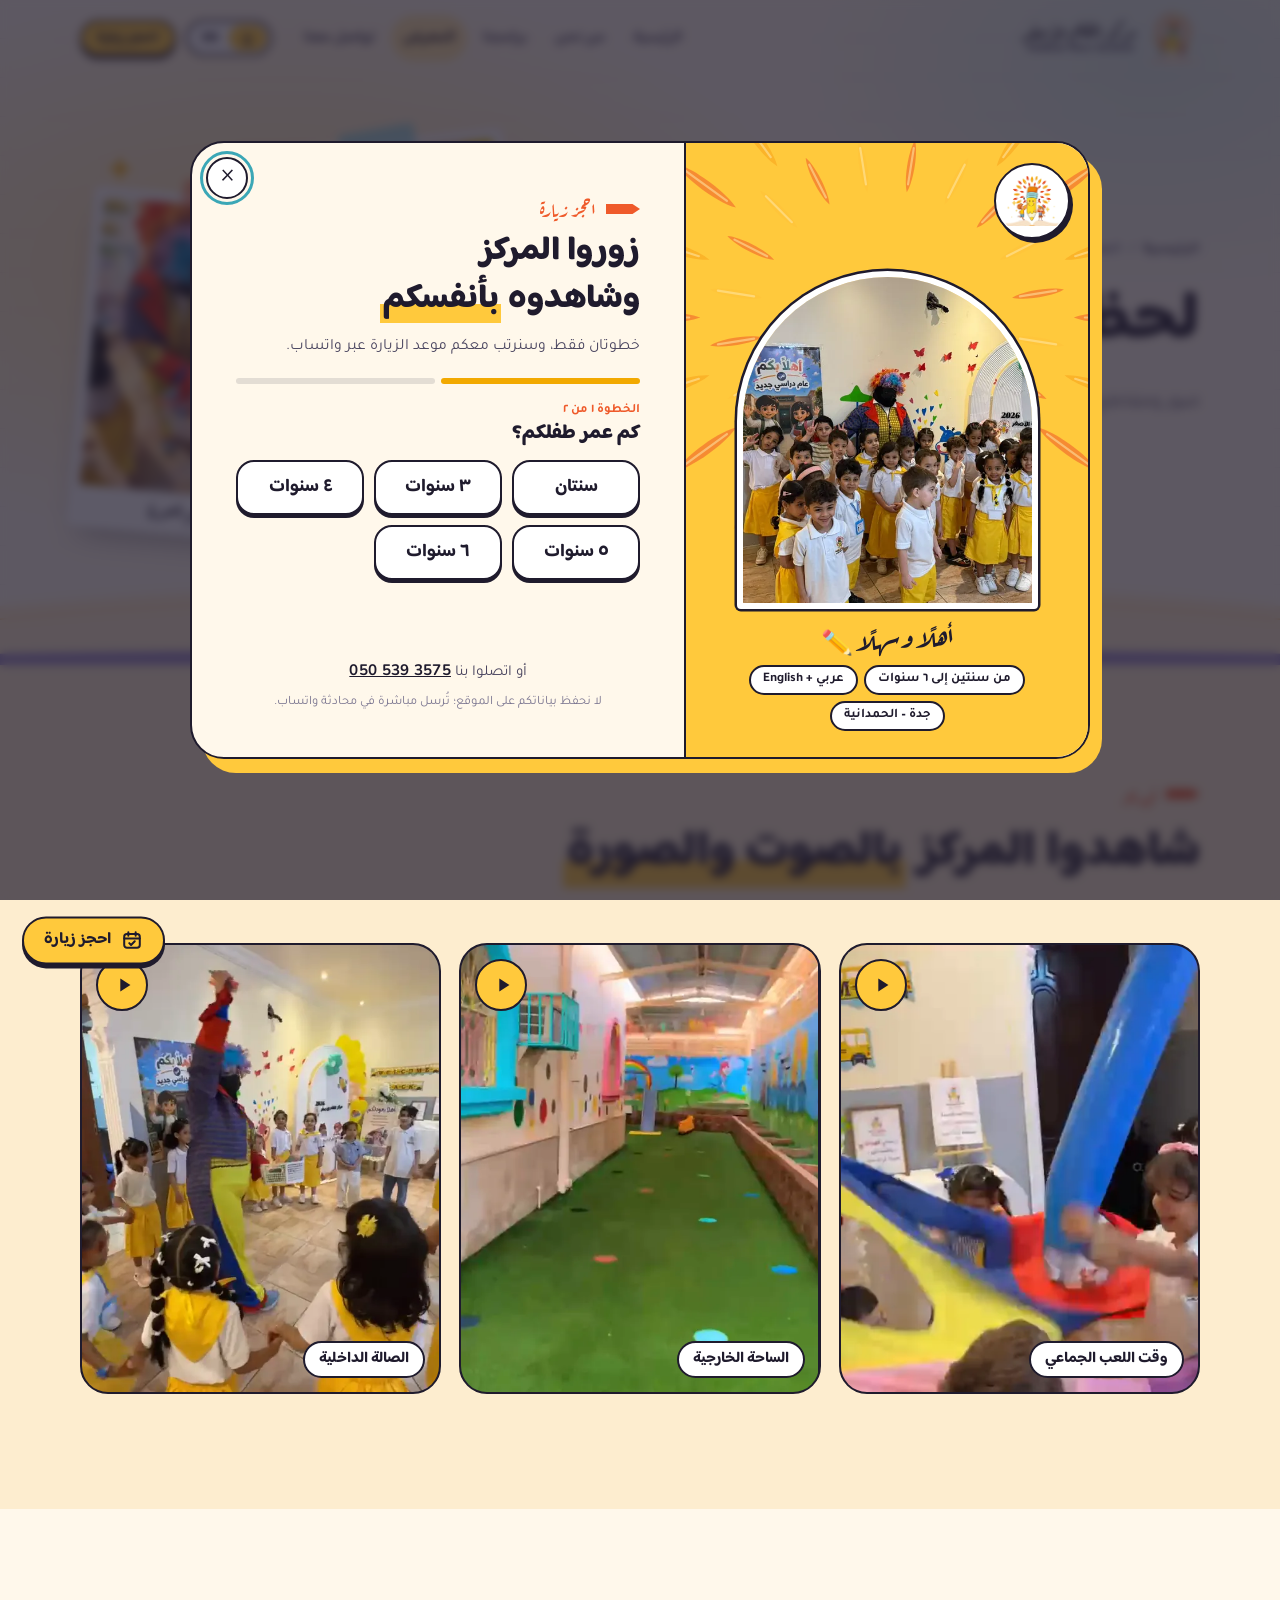
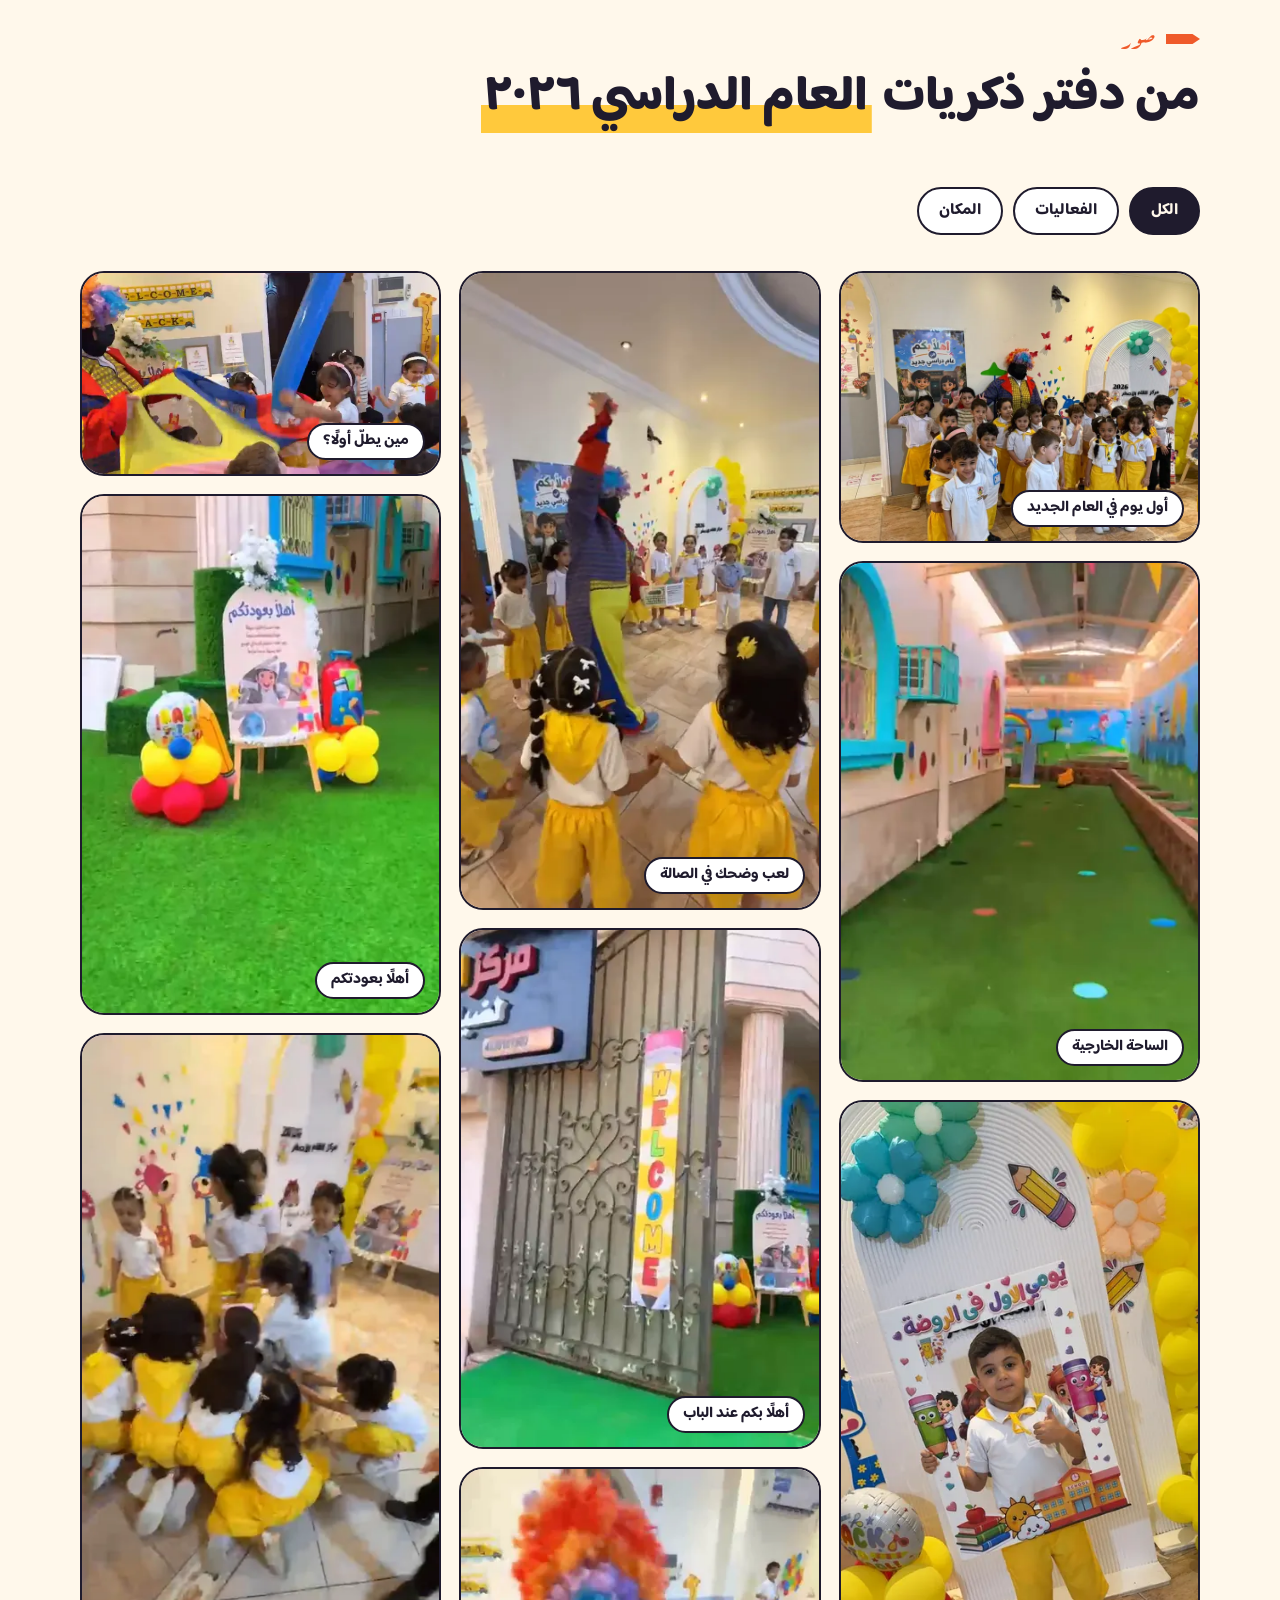
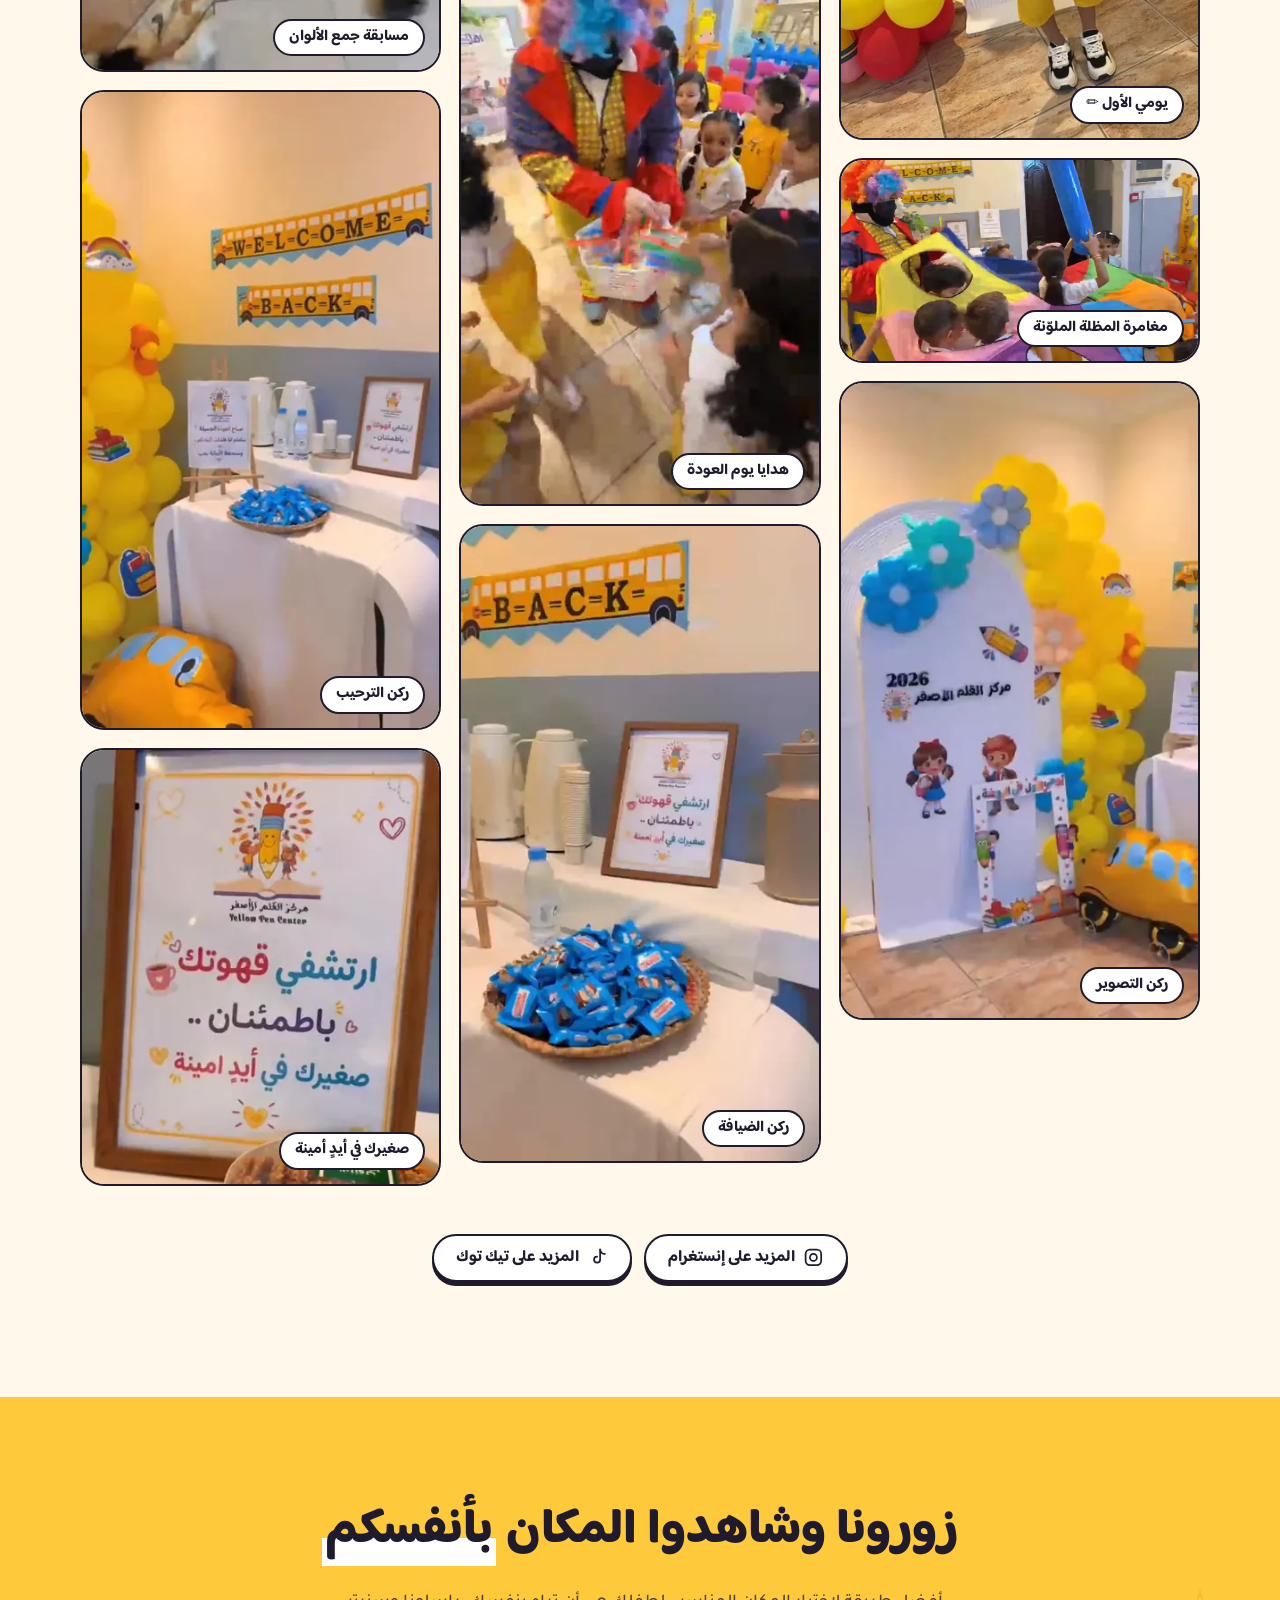
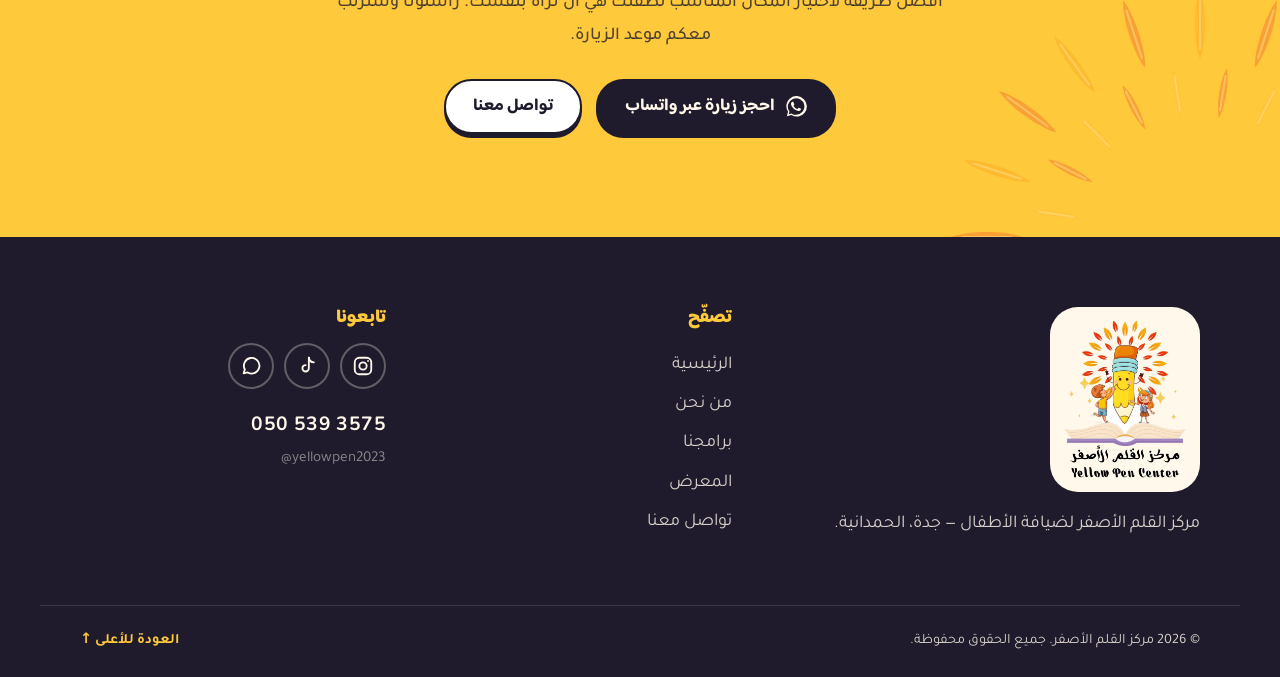
<file: gallery.html>
<!doctype html>
<html lang="ar" dir="rtl" data-page="gallery">
<head>
  <meta charset="utf-8">
  <meta name="viewport" content="width=device-width, initial-scale=1, viewport-fit=cover">
  <title>المعرض | مركز القلم الأصفر لضيافة الأطفال</title>
  <meta name="description" content="صور ومقاطع فيديو حقيقية من داخل مركز القلم الأصفر لضيافة الأطفال في جدة – الحمدانية.">
  <meta name="theme-color" content="#FFC93C">
  <link rel="canonical" href="https://yellow-pen.vercel.app/gallery.html">
  <link rel="icon" type="image/png" href="assets/img/favicon.png">
  <link rel="apple-touch-icon" href="assets/img/apple-touch-icon.png">
  <link rel="manifest" href="site.webmanifest">

  <!-- Link preview (WhatsApp, X, Facebook, iMessage...). These URLs must be absolute. -->
  <meta property="og:type" content="website">
  <meta property="og:site_name" content="مركز القلم الأصفر | Yellow Pen Center">
  <meta property="og:locale" content="ar_SA">
  <meta property="og:locale:alternate" content="en_US">
  <meta property="og:url" content="https://yellow-pen.vercel.app/gallery.html">
  <meta property="og:title" content="المعرض | مركز القلم الأصفر لضيافة الأطفال">
  <meta property="og:description" content="صور ومقاطع فيديو حقيقية من داخل مركز القلم الأصفر لضيافة الأطفال في جدة – الحمدانية.">
  <meta property="og:image" content="https://yellow-pen.vercel.app/assets/img/share.jpg">
  <meta property="og:image:type" content="image/jpeg">
  <meta property="og:image:width" content="1200">
  <meta property="og:image:height" content="630">
  <meta property="og:image:alt" content="أطفال مركز القلم الأصفر لضيافة الأطفال في جدة">
  <meta name="twitter:card" content="summary_large_image">
  <meta name="twitter:title" content="المعرض | مركز القلم الأصفر لضيافة الأطفال">
  <meta name="twitter:description" content="صور ومقاطع فيديو حقيقية من داخل مركز القلم الأصفر لضيافة الأطفال في جدة – الحمدانية.">
  <meta name="twitter:image" content="https://yellow-pen.vercel.app/assets/img/share.jpg">

  <!-- Set language before first paint to avoid a flash of the wrong direction -->
  <script>
    (function () {
      var lang = 'ar';
      try {
        var q = new URLSearchParams(location.search).get('lang');
        lang = q || localStorage.getItem('yp-lang') || 'ar';
      } catch (e) {}
      if (lang === 'en') {
        document.documentElement.lang = 'en';
        document.documentElement.dir = 'ltr';
      }
    })();
  </script>

  <link rel="preconnect" href="https://fonts.googleapis.com">
  <link rel="preconnect" href="https://fonts.gstatic.com" crossorigin>
  <link rel="stylesheet" href="https://fonts.googleapis.com/css2?family=Aref+Ruqaa:wght@700&family=Baloo+Bhaijaan+2:wght@500;600;700;800&family=Caveat:wght@600;700&family=Nunito:wght@400;600;700&family=Tajawal:wght@400;500;700&display=swap">
  <link rel="stylesheet" href="assets/css/styles.css">
</head>
<body id="top">
  <a class="skip-link" href="#main" data-i18n="skip">تخطَّ إلى المحتوى</a>

  <!-- Scroll progress: a pencil that writes as you scroll -->
  <div class="progress" aria-hidden="true"><div class="progress__bar"><span class="progress__tip"></span></div></div>

  <!-- ============ HEADER ============ -->
  <header class="header">
    <div class="container header__inner">
      <a class="brand" href="index.html" aria-label="Yellow Pen Center">
        <img class="brand__mark" src="assets/img/emblem.webp" width="60" height="57" alt="">
        <span class="brand__name">
          <span class="brand__ar">مركز القلم الأصفر</span>
          <span class="brand__en">Yellow Pen Center</span>
        </span>
      </a>

      <nav class="nav" id="nav" aria-label="Main">
        <ul class="nav__list">
          <li><a href="index.html" data-i18n="nav.home">الرئيسية</a></li>
          <li><a href="about.html" data-i18n="nav.about">من نحن</a></li>
          <li><a href="programs.html" data-i18n="nav.programs">برامجنا</a></li>
          <li><a href="gallery.html" aria-current="page" data-i18n="nav.gallery">المعرض</a></li>
          <li><a href="contact.html" data-i18n="nav.contact">تواصل معنا</a></li>
        </ul>
        <a class="btn btn--primary nav__cta-mobile" href="contact.html#visit" data-i18n="cta.book">احجز زيارة</a>
      </nav>

      <div class="header__actions">
        <button class="lang-switch" type="button" id="langSwitch" aria-label="Switch to English">
          <span class="lang-switch__opt" data-l="ar">ع</span>
          <span class="lang-switch__opt" data-l="en">EN</span>
        </button>
        <a class="btn btn--primary btn--sm header__cta" href="contact.html#visit" data-i18n="cta.book">احجز زيارة</a>
        <button class="menu-toggle" type="button" id="menuToggle" aria-expanded="false" aria-controls="nav" data-i18n-attr="aria-label:menu">
          <span></span><span></span><span></span>
        </button>
      </div>
    </div>
  </header>

  <main id="main">
    <section class="page-hero">
      <div class="hero__paper" aria-hidden="true"></div>
      <div class="container page-hero__grid">
        <div class="page-hero__copy">
          <p class="crumbs reveal"><a href="index.html" data-i18n="nav.home">الرئيسية</a><span aria-hidden="true">/</span><span data-i18n="nav.gallery">المعرض</span></p>
          <h1 class="page-hero__title reveal" data-delay="1"><span data-i18n="ga.h1a">لحظات</span> <mark class="marker" data-i18n="ga.h1b">من يومنا</mark></h1>
          <p class="lead reveal" data-delay="2" data-i18n="ga.lead">صور ومقاطع حقيقية من داخل مركز القلم الأصفر في جدة – الحمدانية.</p>
        </div>
        <div class="page-hero__art reveal reveal--pop" data-delay="2">
          <span class="spark spark--1" aria-hidden="true"></span>
          <span class="spark spark--3" aria-hidden="true"></span>
          <figure class="polaroid">
            <img src="assets/img/first-day-420.webp" width="420" height="747" alt="طفل يحمل إطار يومي الأول في الروضة" data-i18n-attr="alt:img.firstDay">
            <figcaption class="hand" data-i18n="mo.c4">يومي الأول ✏️</figcaption>
          </figure>
          <figure class="polaroid">
            <img src="assets/img/clown-gifts-400.webp" width="400" height="711" alt="المهرّج يوزّع الهدايا على الأطفال" data-i18n-attr="alt:ga.a1">
            <figcaption class="hand" data-i18n="ga.t1">هدايا يوم العودة</figcaption>
          </figure>
        </div>
      </div>
      <svg class="book-edge" viewBox="0 0 1440 120" preserveAspectRatio="none" aria-hidden="true">
        <path class="book-edge__page" d="M0 40 C 360 0, 620 10, 720 70 C 820 10, 1080 0, 1440 40 V120 H0Z"/>
        <path class="book-edge__line" d="M0 58 C 360 18, 620 28, 720 88 C 820 28, 1080 18, 1440 58"/>
        <path class="book-edge__spine" d="M0 104 C 400 96, 640 100, 720 116 C 800 100, 1040 96, 1440 104 V120 H0Z"/>
      </svg>
    </section>

    <section class="section clips">
      <div class="container">
        <header class="section-head">
          <p class="kicker reveal" data-i18n="ga.k1">فيديو</p>
          <h2 class="h2 reveal" data-delay="1"><span data-i18n="ga.s1a">شاهدوا المركز</span> <mark class="marker" data-i18n="ga.s1b">بالصوت والصورة</mark></h2>
        </header>
        <div class="video-row">
          <button class="media reveal" type="button" data-video="assets/video/parachute.mp4" data-poster="assets/img/parachute.webp" aria-label="وقت اللعب الجماعي" data-i18n-attr="aria-label:tour.v2">
            <video class="js-loop" muted loop playsinline preload="none" poster="assets/img/parachute.webp" width="720" height="406"><source src="assets/video/loop-parachute.mp4" type="video/mp4"></video>
            <span class="media__label"><span data-i18n="tour.v2">وقت اللعب الجماعي</span></span>
            <span class="media__play" aria-hidden="true"><svg viewBox="0 0 24 24"><path d="M8 5v14l11-7Z"/></svg></span>
          </button>
          <button class="media reveal" type="button" data-video="assets/video/tour.mp4" data-poster="assets/img/outdoor.webp" aria-label="الساحة الخارجية" data-i18n-attr="aria-label:tour.v1">
            <video class="js-loop" muted loop playsinline preload="none" poster="assets/img/outdoor.webp" width="480" height="684"><source src="assets/video/loop-outdoor.mp4" type="video/mp4"></video>
            <span class="media__label"><span data-i18n="tour.v1">الساحة الخارجية</span></span>
            <span class="media__play" aria-hidden="true"><svg viewBox="0 0 24 24"><path d="M8 5v14l11-7Z"/></svg></span>
          </button>
          <button class="media reveal" type="button" data-video="assets/video/back-to-school.mp4" data-poster="assets/img/hall-dance.webp" aria-label="الصالة الداخلية" data-i18n-attr="aria-label:tour.v3">
            <video class="js-loop" muted loop playsinline preload="none" poster="assets/img/hall-dance.webp" width="480" height="854"><source src="assets/video/loop-hall.mp4" type="video/mp4"></video>
            <span class="media__label"><span data-i18n="tour.v3">الصالة الداخلية</span></span>
            <span class="media__play" aria-hidden="true"><svg viewBox="0 0 24 24"><path d="M8 5v14l11-7Z"/></svg></span>
          </button>
        </div>
      </div>
    </section>

    <section class="section shots">
      <div class="container">
        <header class="section-head">
          <p class="kicker reveal" data-i18n="ga.k2">صور</p>
          <h2 class="h2 reveal" data-delay="1"><span data-i18n="ga.s2a">من دفتر ذكريات</span> <mark class="marker" data-i18n="ga.s2b">العام الدراسي ٢٠٢٦</mark></h2>
        </header>
        <div class="filters reveal" role="group" aria-label="تصفية الصور" data-i18n-attr="aria-label:ga.f.aria">
          <button class="filter is-active" type="button" data-filter="all" aria-pressed="true" data-i18n="ga.f.all">الكل</button>
          <button class="filter" type="button" data-filter="events" aria-pressed="false" data-i18n="ga.f.events">الفعاليات</button>
          <button class="filter" type="button" data-filter="place" aria-pressed="false" data-i18n="ga.f.place">المكان</button>
        </div>
        <div class="masonry">
          <button class="tile" type="button" data-cat="events" data-image="assets/img/group.webp">
            <img src="assets/img/group-760.webp" width="760" height="570" loading="lazy" alt="صورة جماعية لأطفال المركز في يوم العودة" data-i18n-attr="alt:img.group2">
            <span class="media__label"><span data-i18n="mo.c1">أول يوم في العام الجديد</span></span>
          </button>
          <button class="tile" type="button" data-cat="place" data-image="assets/img/outdoor.webp">
            <img src="assets/img/outdoor-400.webp" width="400" height="579" loading="lazy" alt="الساحة الخارجية المغطاة بالعشب والجدران الملوّنة" data-i18n-attr="alt:ga.a2">
            <span class="media__label"><span data-i18n="tour.v1">الساحة الخارجية</span></span>
          </button>
          <button class="tile" type="button" data-cat="events" data-image="assets/img/first-day.webp">
            <img src="assets/img/first-day-420.webp" width="420" height="747" loading="lazy" alt="طفل يحمل إطار يومي الأول في الروضة" data-i18n-attr="alt:img.firstDay">
            <span class="media__label"><span data-i18n="mo.c4">يومي الأول ✏️</span></span>
          </button>
          <button class="tile" type="button" data-cat="events" data-image="assets/img/parachute-2.webp">
            <img src="assets/img/parachute-2-600.webp" width="600" height="338" loading="lazy" alt="الأطفال يلعبون بالمظلة الملوّنة" data-i18n-attr="alt:img.parachute">
            <span class="media__label"><span data-i18n="mo.c3">مغامرة المظلة الملوّنة</span></span>
          </button>
          <button class="tile" type="button" data-cat="place" data-image="assets/img/arch-2026.webp">
            <img src="assets/img/arch-2026-400.webp" width="400" height="711" loading="lazy" alt="قوس التصوير المزيّن بالبالونات الصفراء وعليه اسم المركز" data-i18n-attr="alt:ga.a3">
            <span class="media__label"><span data-i18n="ga.t3">ركن التصوير</span></span>
          </button>
          <button class="tile" type="button" data-cat="events" data-image="assets/img/hall-dance.webp">
            <img src="assets/img/hall-dance-400.webp" width="400" height="711" loading="lazy" alt="أطفال يلعبون في الصالة الداخلية" data-i18n-attr="alt:img.hallDance">
            <span class="media__label"><span data-i18n="mo.c2">لعب وضحك في الصالة</span></span>
          </button>
          <button class="tile" type="button" data-cat="place" data-image="assets/img/entrance.webp">
            <img src="assets/img/entrance-400.webp" width="400" height="579" loading="lazy" alt="مدخل مركز القلم الأصفر مزيّنًا بلافتة ترحيب" data-i18n-attr="alt:img.entrance">
            <span class="media__label"><span data-i18n="tour.s1">أهلًا بكم عند الباب</span></span>
          </button>
          <button class="tile" type="button" data-cat="events" data-image="assets/img/clown-gifts.webp">
            <img src="assets/img/clown-gifts-400.webp" width="400" height="711" loading="lazy" alt="المهرّج يوزّع الهدايا على الأطفال" data-i18n-attr="alt:ga.a1">
            <span class="media__label"><span data-i18n="ga.t1">هدايا يوم العودة</span></span>
          </button>
          <button class="tile" type="button" data-cat="place" data-image="assets/img/hospitality.webp">
            <img src="assets/img/hospitality-400.webp" width="400" height="711" loading="lazy" alt="طاولة الضيافة وعليها لوحة ارتشفي قهوتك باطمئنان" data-i18n-attr="alt:ga.a5">
            <span class="media__label"><span data-i18n="ga.t5">ركن الضيافة</span></span>
          </button>
          <button class="tile" type="button" data-cat="events" data-image="assets/img/parachute.webp">
            <img src="assets/img/parachute-600.webp" width="600" height="338" loading="lazy" alt="أطفال يطلّون من فتحات المظلة" data-i18n-attr="alt:img.parachute2">
            <span class="media__label"><span data-i18n="mo.c6">مين يطلّ أولًا؟</span></span>
          </button>
          <button class="tile" type="button" data-cat="place" data-image="assets/img/welcome.webp">
            <img src="assets/img/welcome-400.webp" width="400" height="579" loading="lazy" alt="لوحة «أهلًا بعودتكم» على العشب في الساحة" data-i18n-attr="alt:img.welcome">
            <span class="media__label"><span data-i18n="tour.s2">أهلًا بعودتكم</span></span>
          </button>
          <button class="tile" type="button" data-cat="events" data-image="assets/img/hall.webp">
            <img src="assets/img/hall-400.webp" width="400" height="711" loading="lazy" alt="أطفال يجمعون الألعاب الملوّنة في الصالة" data-i18n-attr="alt:img.hall">
            <span class="media__label"><span data-i18n="mo.c5">مسابقة جمع الألوان</span></span>
          </button>
          <button class="tile" type="button" data-cat="place" data-image="assets/img/welcome-corner.webp">
            <img src="assets/img/welcome-corner-400.webp" width="400" height="711" loading="lazy" alt="ركن الترحيب مزيّن بالبالونات ولافتات العودة" data-i18n-attr="alt:ga.a4">
            <span class="media__label"><span data-i18n="ga.t4">ركن الترحيب</span></span>
          </button>
          <button class="tile" type="button" data-cat="place" data-image="assets/img/coffee.webp">
            <img src="assets/img/coffee-400.webp" width="400" height="486" loading="lazy" alt="لوحة ترحيب في ركن الضيافة: ارتشفي قهوتك باطمئنان، صغيرك في أيدٍ أمينة" data-i18n-attr="alt:img.coffee">
            <span class="media__label"><span data-i18n="ga.t6">صغيرك في أيدٍ أمينة</span></span>
          </button>
        </div>
        <div class="follow reveal">
          <a class="btn" href="https://www.instagram.com/yellowpen2023/" target="_blank" rel="noopener"><svg class="i" viewBox="0 0 24 24" aria-hidden="true"><rect x="3" y="3" width="18" height="18" rx="5"/><circle cx="12" cy="12" r="4"/></svg><span data-i18n="ga.ig">المزيد على إنستغرام</span></a>
          <a class="btn" href="https://www.tiktok.com/@yellowpen2023" target="_blank" rel="noopener"><svg class="i" viewBox="0 0 24 24" aria-hidden="true"><path d="M14 3v11.5a3.5 3.5 0 1 1-3.5-3.5"/><path d="M14 3c.5 3 2.5 5 5.5 5"/></svg><span data-i18n="ga.tt">المزيد على تيك توك</span></a>
        </div>
      </div>
    </section>

    <section class="cta-band">
      <div class="container">
        <h2 class="h2 reveal"><span data-i18n="band.t1">زورونا وشاهدوا المكان</span> <mark class="marker" data-i18n="band.t2">بأنفسكم</mark></h2>
        <p class="reveal" data-delay="1" data-i18n="band.p">أفضل طريقة لاختيار المكان المناسب لطفلك هي أن تراه بنفسك. راسلونا وسنرتب معكم موعد الزيارة.</p>
        <div class="cta-band__btns reveal" data-delay="2">
          <a class="btn btn--ink btn--lg js-wa" href="https://wa.me/966505393575" target="_blank" rel="noopener"><svg class="i" viewBox="0 0 24 24" aria-hidden="true"><path d="M20.5 3.5A11 11 0 0 0 3.3 17.1L2 22l5-1.3A11 11 0 0 0 20.5 3.5Zm-8.5 17a9 9 0 0 1-4.6-1.3l-.3-.2-3 .8.8-2.9-.2-.3A9 9 0 1 1 12 20.5Zm5-6.7c-.3-.1-1.6-.8-1.9-.9s-.4-.1-.6.1-.7.9-.9 1.1-.3.2-.6.1a7.4 7.4 0 0 1-3.7-3.2c-.3-.5.3-.5.8-1.6a.5.5 0 0 0 0-.5l-.9-2.1c-.2-.6-.5-.5-.6-.5h-.5a1 1 0 0 0-.7.3 3 3 0 0 0-.9 2.2 5.2 5.2 0 0 0 1.1 2.8 11.9 11.9 0 0 0 4.6 4c1.7.7 2.4.8 3.2.7a2.8 2.8 0 0 0 1.8-1.3 2.3 2.3 0 0 0 .2-1.3c-.1-.1-.3-.2-.6-.3Z"/></svg><span data-i18n="cta.bookWa">احجز زيارة عبر واتساب</span></a>
          <a class="btn btn--lg" href="contact.html"><span data-i18n="nav.contact">تواصل معنا</span></a>
        </div>
      </div>
    </section>
  </main>

  <!-- ============ FOOTER ============ -->
  <footer class="footer">
    <div class="container footer__grid">
      <div class="footer__brand">
        <img src="assets/img/logo-full-480.webp" width="160" height="206" loading="lazy" alt="شعار مركز القلم الأصفر — Yellow Pen Center" data-i18n-attr="alt:img.logo">
        <p data-i18n="ft.tag">مركز القلم الأصفر لضيافة الأطفال — جدة، الحمدانية.</p>
      </div>
      <nav class="footer__links" aria-label="Footer">
        <h4 data-i18n="ft.explore">تصفّح</h4>
        <a href="index.html" data-i18n="nav.home">الرئيسية</a>
        <a href="about.html" data-i18n="nav.about">من نحن</a>
        <a href="programs.html" data-i18n="nav.programs">برامجنا</a>
        <a href="gallery.html" data-i18n="nav.gallery">المعرض</a>
        <a href="contact.html" data-i18n="nav.contact">تواصل معنا</a>
      </nav>
      <div class="footer__contact">
        <h4 data-i18n="ft.follow">تابعونا</h4>
        <div class="socials">
          <a href="https://www.instagram.com/yellowpen2023/" target="_blank" rel="noopener" aria-label="Instagram">
            <svg viewBox="0 0 24 24" aria-hidden="true"><rect x="3" y="3" width="18" height="18" rx="5"/><circle cx="12" cy="12" r="4"/><circle cx="17.5" cy="6.5" r="1" class="fill"/></svg>
          </a>
          <a href="https://www.tiktok.com/@yellowpen2023" target="_blank" rel="noopener" aria-label="TikTok">
            <svg viewBox="0 0 24 24" aria-hidden="true"><path d="M14 3v11.5a3.5 3.5 0 1 1-3.5-3.5"/><path d="M14 3c.5 3 2.5 5 5.5 5"/></svg>
          </a>
          <a class="js-wa" href="https://wa.me/966505393575" target="_blank" rel="noopener" aria-label="WhatsApp">
            <svg viewBox="0 0 24 24" aria-hidden="true"><path d="M4 20l1.3-4.2A8.5 8.5 0 1 1 8.4 19L4 20Z"/></svg>
          </a>
        </div>
        <a class="footer__phone num" dir="ltr" href="tel:+966505393575">050 539 3575</a>
        <span class="footer__handle" dir="ltr">@yellowpen2023</span>
      </div>
    </div>
    <div class="container footer__bottom">
      <p>© <span id="year">2026</span> <span data-i18n="ft.rights">مركز القلم الأصفر. جميع الحقوق محفوظة.</span></p>
      <a href="#top" class="footer__top" data-i18n="ft.top">العودة للأعلى ↑</a>
    </div>
  </footer>

  <!-- Mobile sticky action bar -->
  <div class="action-bar" aria-label="Quick contact">
    <a href="tel:+966505393575" class="action-bar__btn">
      <svg viewBox="0 0 24 24" aria-hidden="true"><path d="M5 3h3l2 5-2.5 1.5a11 11 0 0 0 5 5L14 12l5 2v3a2 2 0 0 1-2 2A16 16 0 0 1 3 5a2 2 0 0 1 2-2Z"/></svg>
      <span data-i18n="bar.call">اتصال</span>
    </a>
    <a href="https://wa.me/966505393575" target="_blank" rel="noopener" class="action-bar__btn action-bar__btn--wa js-wa">
      <svg viewBox="0 0 24 24" aria-hidden="true"><path d="M4 20l1.3-4.2A8.5 8.5 0 1 1 8.4 19L4 20Z"/></svg>
      <span data-i18n="bar.wa">احجز زيارة</span>
    </a>
  </div>

  <!-- Video lightbox -->
  <dialog class="lightbox" id="lightbox" data-i18n-attr="aria-label:lb.aria" aria-label="مشغّل الفيديو">
    <button class="lightbox__close" type="button" data-i18n-attr="aria-label:lb.close" aria-label="إغلاق">×</button>
    <video class="lightbox__video" controls playsinline preload="none"></video>
    <img class="lightbox__img" alt="" hidden>
  </dialog>

  <script src="assets/js/i18n.js" defer></script>
  <script src="assets/js/main.js" defer></script>
  <script src="assets/js/popup.js" defer></script>
</body>
</html>
</file>
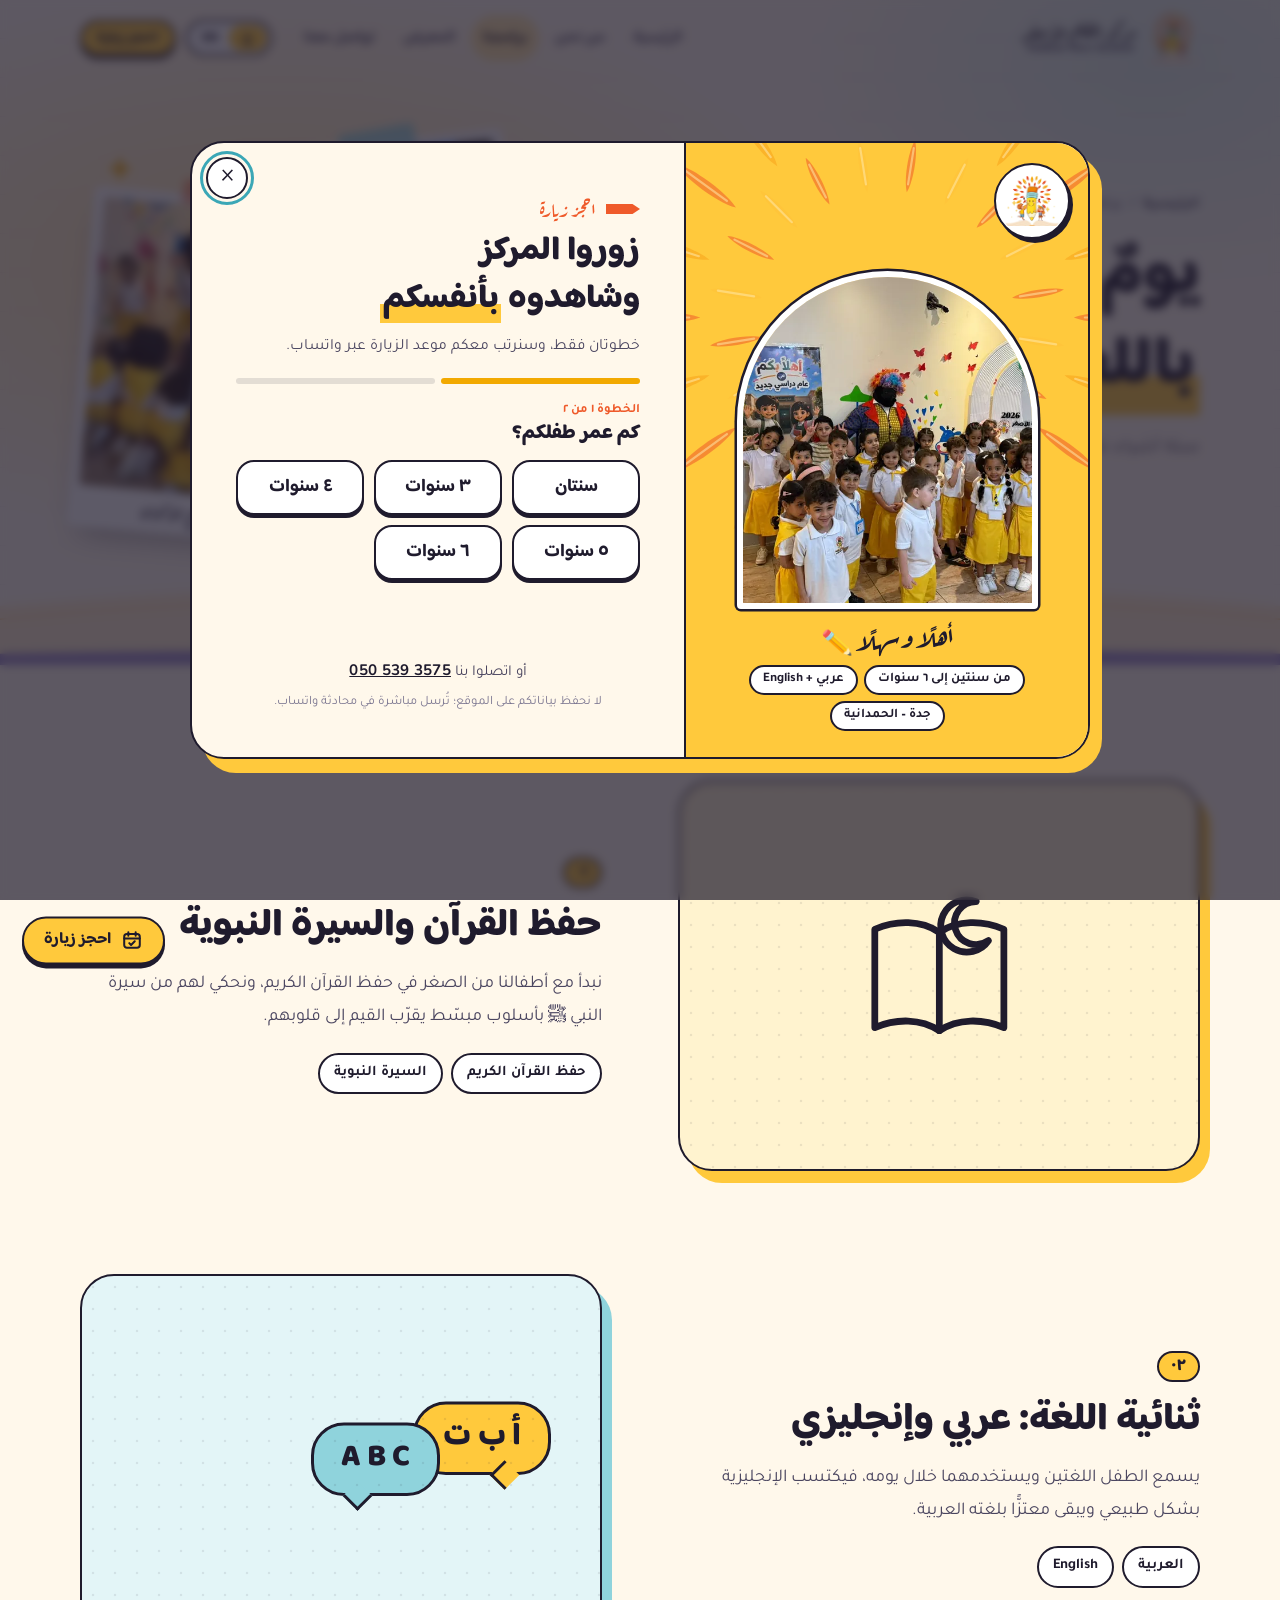
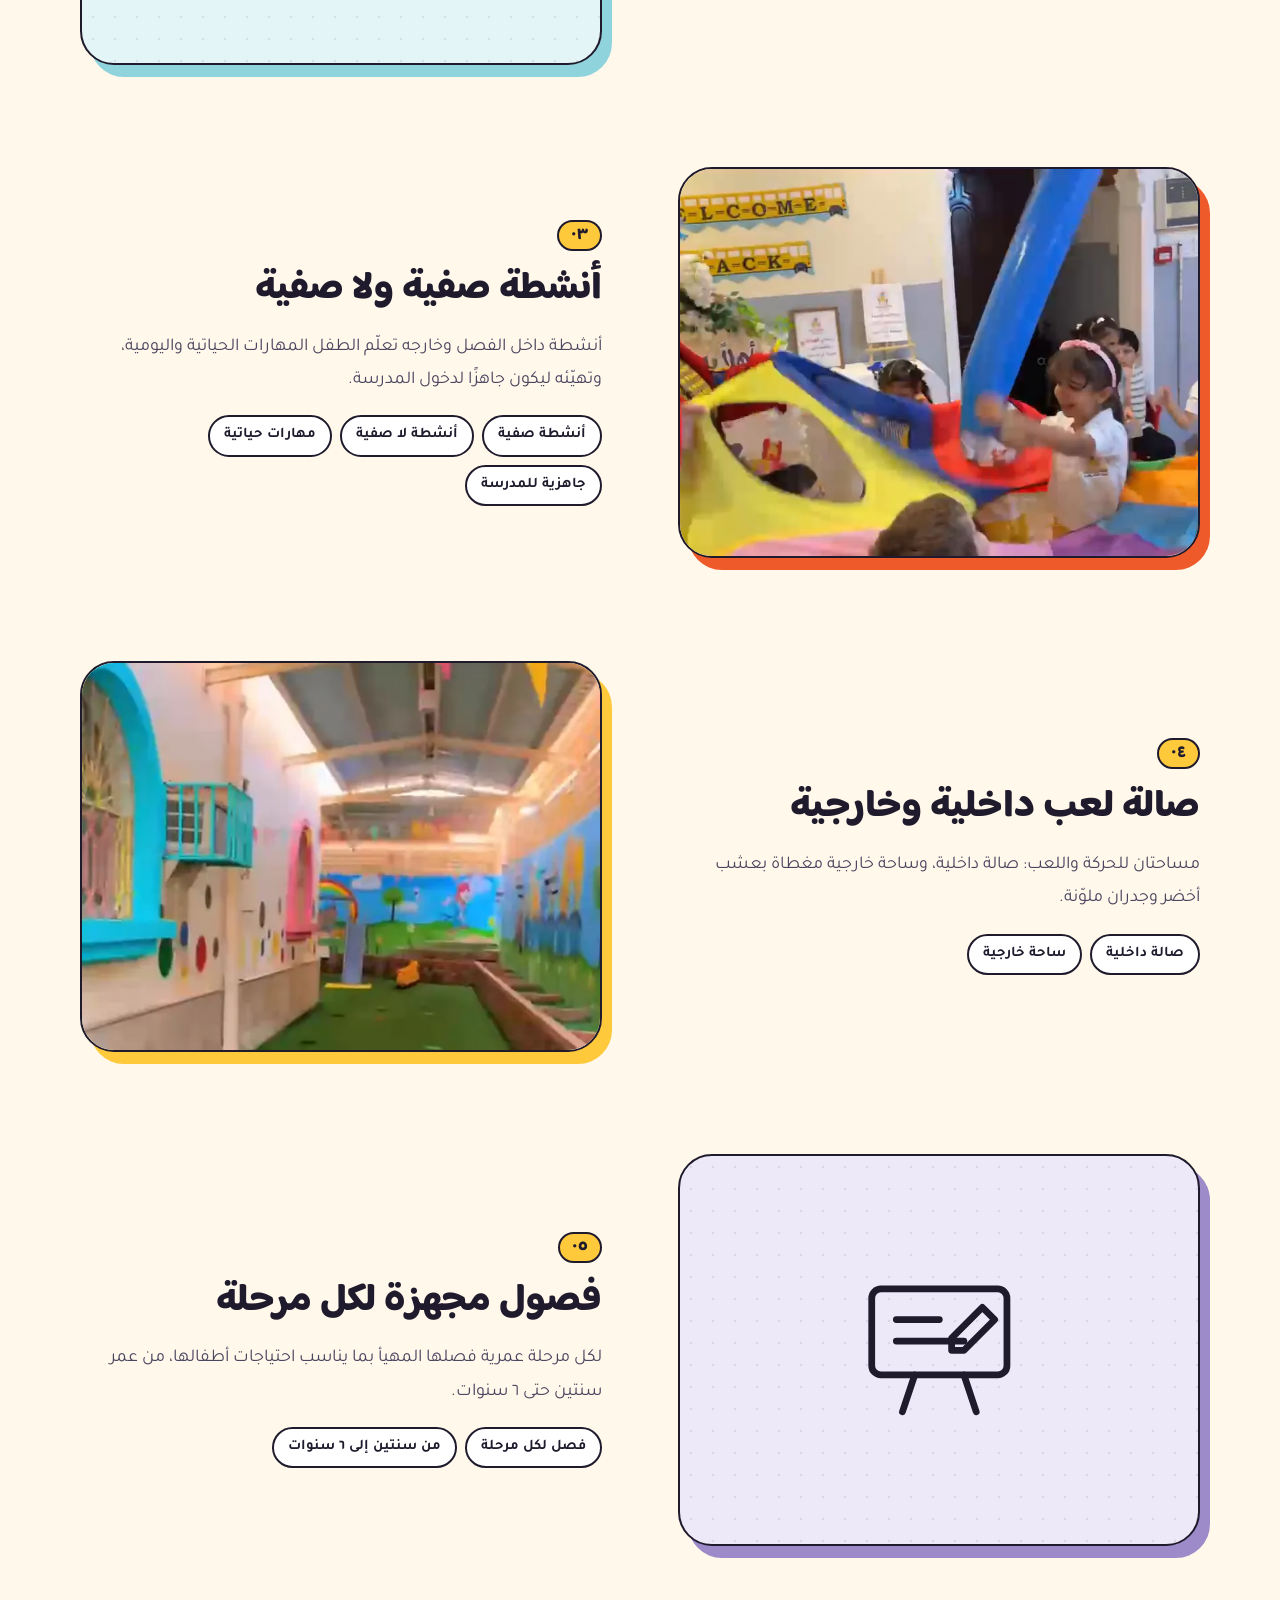
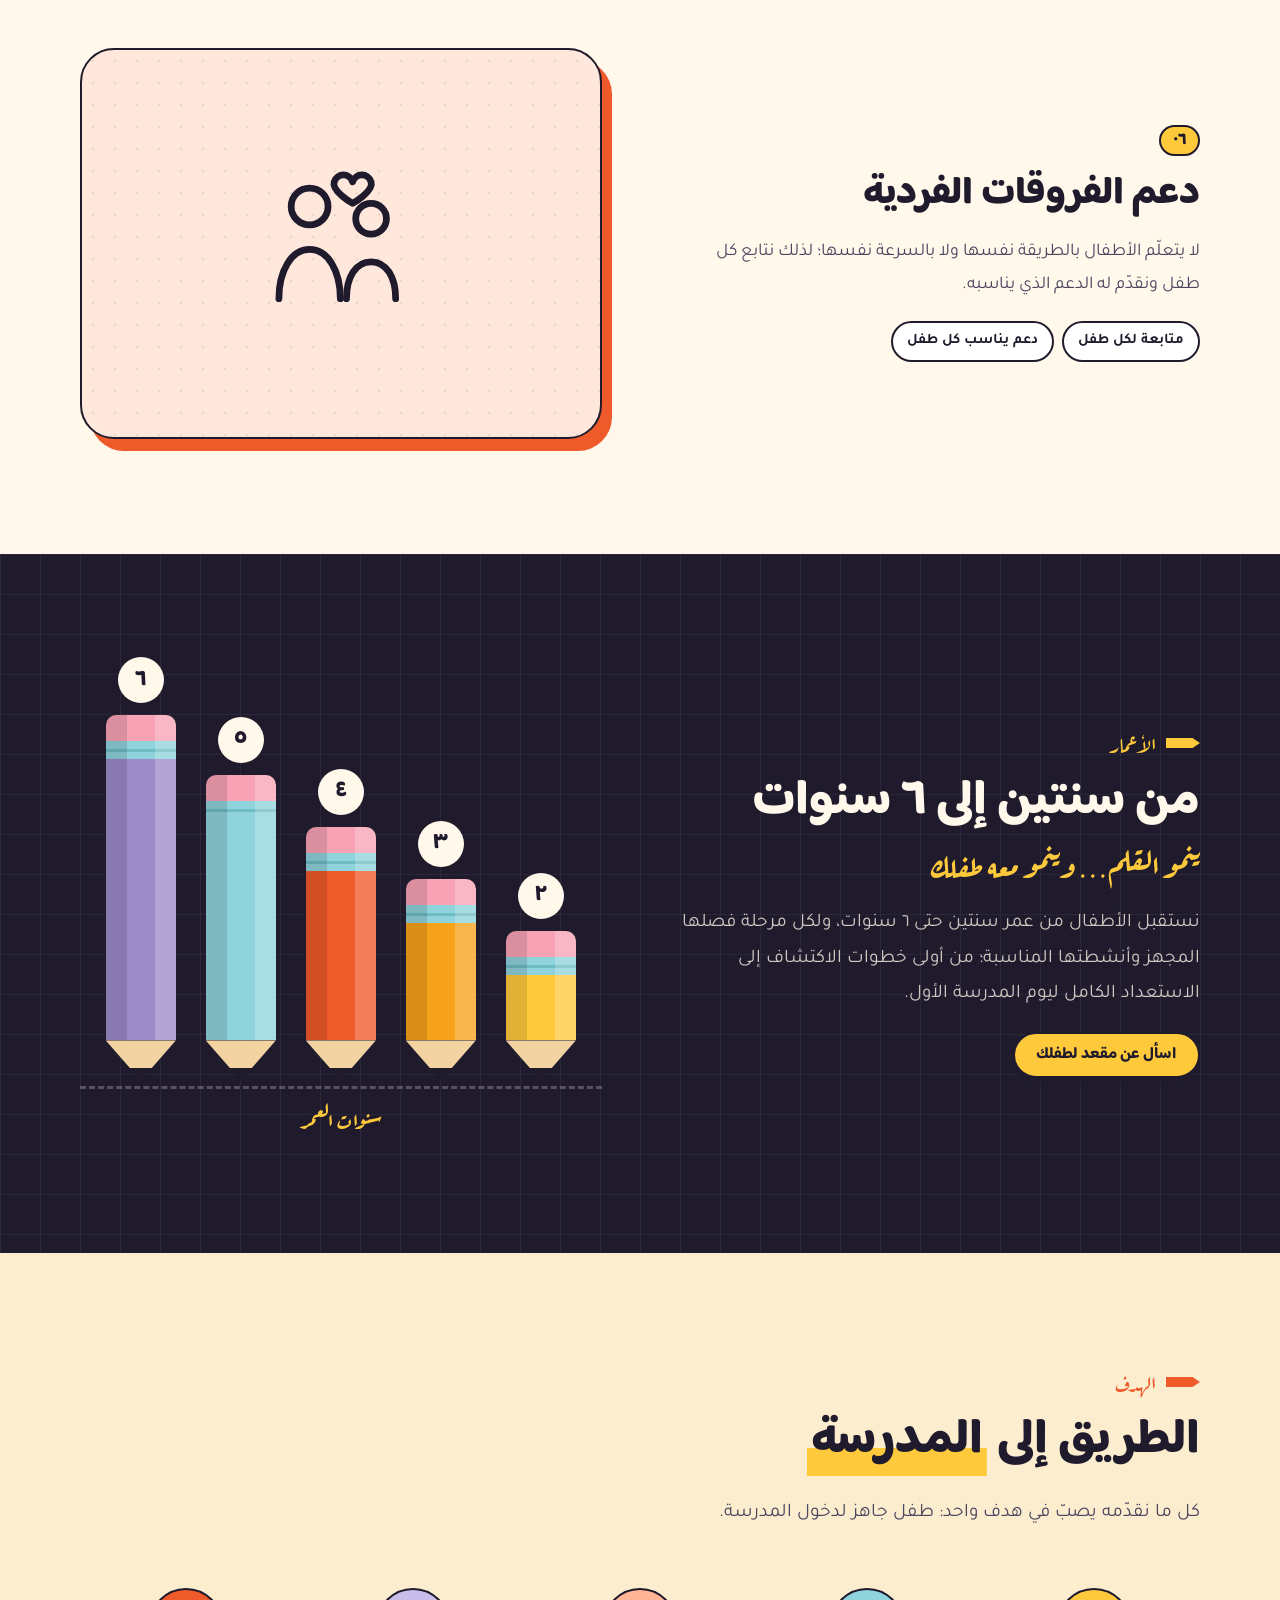
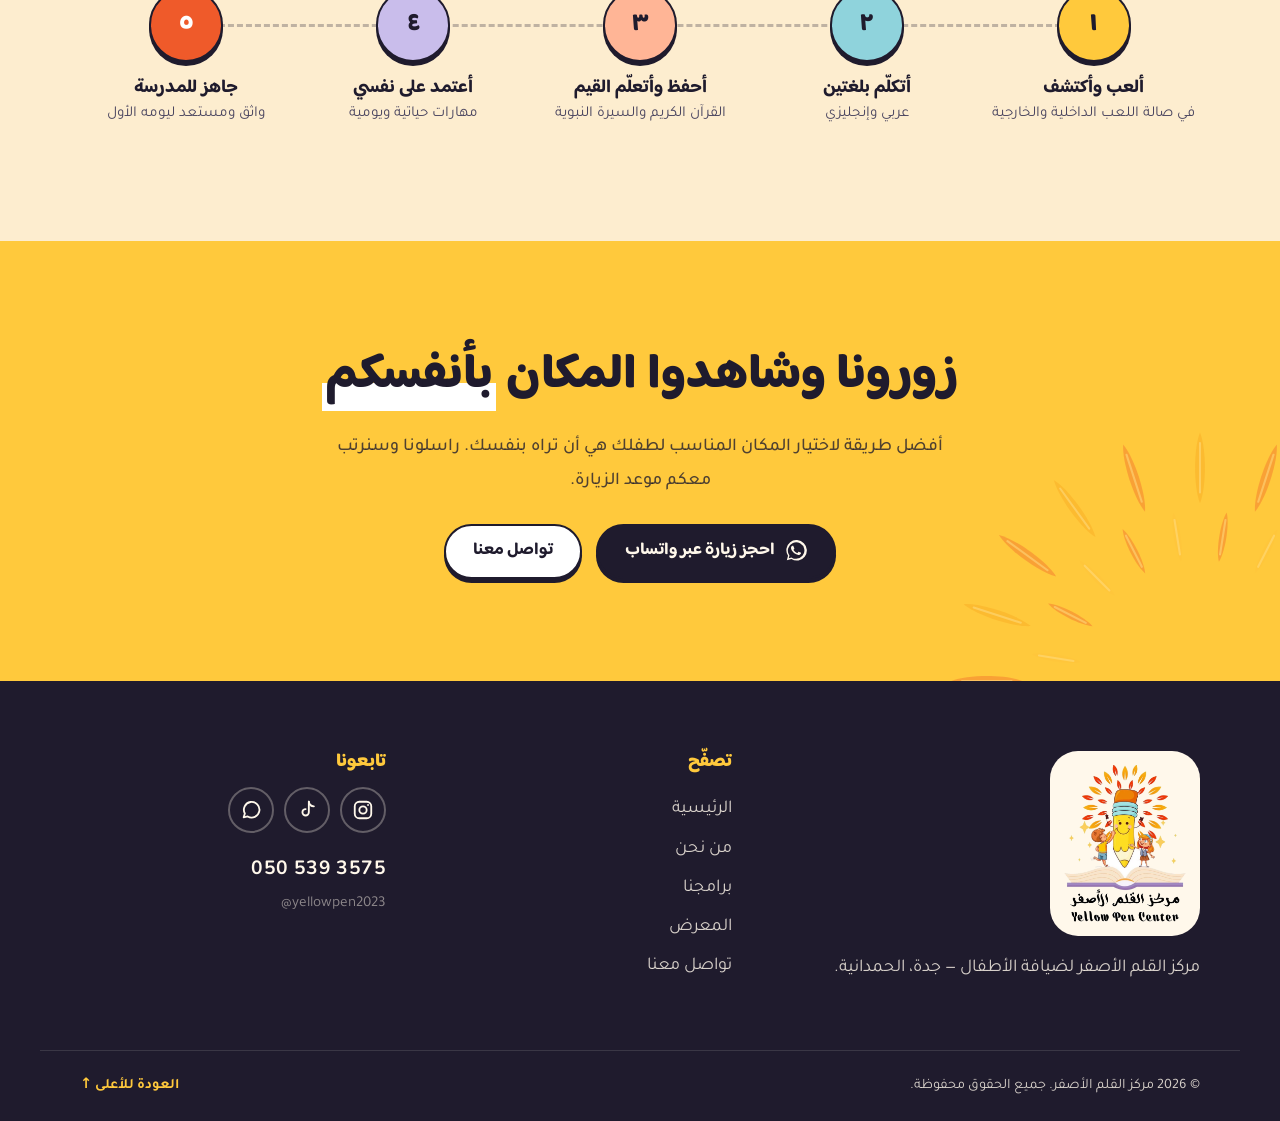
<file: programs.html>
<!doctype html>
<html lang="ar" dir="rtl" data-page="programs">
<head>
  <meta charset="utf-8">
  <meta name="viewport" content="width=device-width, initial-scale=1, viewport-fit=cover">
  <title>برامجنا | مركز القلم الأصفر لضيافة الأطفال</title>
  <meta name="description" content="ما يقدّمه مركز القلم الأصفر: حفظ القرآن والسيرة النبوية، ثنائية اللغة، أنشطة صفية ولا صفية، صالة لعب داخلية وخارجية، وفصول مجهزة لكل مرحلة.">
  <meta name="theme-color" content="#FFC93C">
  <link rel="canonical" href="https://yellow-pen.vercel.app/programs.html">
  <link rel="icon" type="image/png" href="assets/img/favicon.png">
  <link rel="apple-touch-icon" href="assets/img/apple-touch-icon.png">
  <link rel="manifest" href="site.webmanifest">

  <!-- Link preview (WhatsApp, X, Facebook, iMessage...). These URLs must be absolute. -->
  <meta property="og:type" content="website">
  <meta property="og:site_name" content="مركز القلم الأصفر | Yellow Pen Center">
  <meta property="og:locale" content="ar_SA">
  <meta property="og:locale:alternate" content="en_US">
  <meta property="og:url" content="https://yellow-pen.vercel.app/programs.html">
  <meta property="og:title" content="برامجنا | مركز القلم الأصفر لضيافة الأطفال">
  <meta property="og:description" content="ما يقدّمه مركز القلم الأصفر: حفظ القرآن والسيرة النبوية، ثنائية اللغة، أنشطة صفية ولا صفية، صالة لعب داخلية وخارجية، وفصول مجهزة لكل مرحلة.">
  <meta property="og:image" content="https://yellow-pen.vercel.app/assets/img/share.jpg">
  <meta property="og:image:type" content="image/jpeg">
  <meta property="og:image:width" content="1200">
  <meta property="og:image:height" content="630">
  <meta property="og:image:alt" content="أطفال مركز القلم الأصفر لضيافة الأطفال في جدة">
  <meta name="twitter:card" content="summary_large_image">
  <meta name="twitter:title" content="برامجنا | مركز القلم الأصفر لضيافة الأطفال">
  <meta name="twitter:description" content="ما يقدّمه مركز القلم الأصفر: حفظ القرآن والسيرة النبوية، ثنائية اللغة، أنشطة صفية ولا صفية، صالة لعب داخلية وخارجية، وفصول مجهزة لكل مرحلة.">
  <meta name="twitter:image" content="https://yellow-pen.vercel.app/assets/img/share.jpg">

  <!-- Set language before first paint to avoid a flash of the wrong direction -->
  <script>
    (function () {
      var lang = 'ar';
      try {
        var q = new URLSearchParams(location.search).get('lang');
        lang = q || localStorage.getItem('yp-lang') || 'ar';
      } catch (e) {}
      if (lang === 'en') {
        document.documentElement.lang = 'en';
        document.documentElement.dir = 'ltr';
      }
    })();
  </script>

  <link rel="preconnect" href="https://fonts.googleapis.com">
  <link rel="preconnect" href="https://fonts.gstatic.com" crossorigin>
  <link rel="stylesheet" href="https://fonts.googleapis.com/css2?family=Aref+Ruqaa:wght@700&family=Baloo+Bhaijaan+2:wght@500;600;700;800&family=Caveat:wght@600;700&family=Nunito:wght@400;600;700&family=Tajawal:wght@400;500;700&display=swap">
  <link rel="stylesheet" href="assets/css/styles.css">
</head>
<body id="top">
  <a class="skip-link" href="#main" data-i18n="skip">تخطَّ إلى المحتوى</a>

  <!-- Scroll progress: a pencil that writes as you scroll -->
  <div class="progress" aria-hidden="true"><div class="progress__bar"><span class="progress__tip"></span></div></div>

  <!-- ============ HEADER ============ -->
  <header class="header">
    <div class="container header__inner">
      <a class="brand" href="index.html" aria-label="Yellow Pen Center">
        <img class="brand__mark" src="assets/img/emblem.webp" width="60" height="57" alt="">
        <span class="brand__name">
          <span class="brand__ar">مركز القلم الأصفر</span>
          <span class="brand__en">Yellow Pen Center</span>
        </span>
      </a>

      <nav class="nav" id="nav" aria-label="Main">
        <ul class="nav__list">
          <li><a href="index.html" data-i18n="nav.home">الرئيسية</a></li>
          <li><a href="about.html" data-i18n="nav.about">من نحن</a></li>
          <li><a href="programs.html" aria-current="page" data-i18n="nav.programs">برامجنا</a></li>
          <li><a href="gallery.html" data-i18n="nav.gallery">المعرض</a></li>
          <li><a href="contact.html" data-i18n="nav.contact">تواصل معنا</a></li>
        </ul>
        <a class="btn btn--primary nav__cta-mobile" href="contact.html#visit" data-i18n="cta.book">احجز زيارة</a>
      </nav>

      <div class="header__actions">
        <button class="lang-switch" type="button" id="langSwitch" aria-label="Switch to English">
          <span class="lang-switch__opt" data-l="ar">ع</span>
          <span class="lang-switch__opt" data-l="en">EN</span>
        </button>
        <a class="btn btn--primary btn--sm header__cta" href="contact.html#visit" data-i18n="cta.book">احجز زيارة</a>
        <button class="menu-toggle" type="button" id="menuToggle" aria-expanded="false" aria-controls="nav" data-i18n-attr="aria-label:menu">
          <span></span><span></span><span></span>
        </button>
      </div>
    </div>
  </header>

  <main id="main">
    <section class="page-hero">
      <div class="hero__paper" aria-hidden="true"></div>
      <div class="container page-hero__grid">
        <div class="page-hero__copy">
          <p class="crumbs reveal"><a href="index.html" data-i18n="nav.home">الرئيسية</a><span aria-hidden="true">/</span><span data-i18n="nav.programs">برامجنا</span></p>
          <h1 class="page-hero__title reveal" data-delay="1"><span data-i18n="pr.h1a">يومٌ مليء</span> <mark class="marker" data-i18n="pr.h1b">باللعب والتعلّم</mark></h1>
          <p class="lead reveal" data-delay="2" data-i18n="pr.lead">ستة أشياء نقدّمها لكل طفل في القلم الأصفر، من عمر سنتين إلى ٦ سنوات.</p>
        </div>
        <div class="page-hero__art reveal reveal--pop" data-delay="2">
          <span class="spark spark--1" aria-hidden="true"></span>
          <span class="spark spark--3" aria-hidden="true"></span>
          <figure class="polaroid">
            <img src="assets/img/parachute-2-600.webp" width="600" height="338" alt="الأطفال يلعبون بالمظلة الملوّنة" data-i18n-attr="alt:img.parachute">
            <figcaption class="hand" data-i18n="mo.c3">مغامرة المظلة الملوّنة</figcaption>
          </figure>
          <figure class="polaroid">
            <img src="assets/img/hall-400.webp" width="400" height="711" alt="أطفال يجمعون الألعاب الملوّنة في الصالة" data-i18n-attr="alt:img.hall">
            <figcaption class="hand" data-i18n="mo.c5">مسابقة جمع الألوان</figcaption>
          </figure>
        </div>
      </div>
      <svg class="book-edge" viewBox="0 0 1440 120" preserveAspectRatio="none" aria-hidden="true">
        <path class="book-edge__page" d="M0 40 C 360 0, 620 10, 720 70 C 820 10, 1080 0, 1440 40 V120 H0Z"/>
        <path class="book-edge__line" d="M0 58 C 360 18, 620 28, 720 88 C 820 28, 1080 18, 1440 58"/>
        <path class="book-edge__spine" d="M0 104 C 400 96, 640 100, 720 116 C 800 100, 1040 96, 1440 104 V120 H0Z"/>
      </svg>
    </section>

    <section class="section features">
      <div class="container">
        <article class="feature">
          <figure class="feature__media feature__media--art reveal reveal--pop"><svg viewBox="0 0 64 64" aria-hidden="true"><path d="M32 18c-6-4-14-4-21-1v32c7-3 15-3 21 1 6-4 14-4 21-1V17c-7-3-15-3-21 1Z"/><path d="M32 18v32"/><path d="M44 8a7 7 0 1 0 4 12.7A8.5 8.5 0 1 1 44 8Z"/></svg></figure>
          <div class="reveal" data-delay="1">
            <span class="feature__n" data-i18n="pr.n1">٠١</span>
            <h2 data-i18n="pr.f1.t">حفظ القرآن والسيرة النبوية</h2>
            <p data-i18n="pr.f1.p">نبدأ مع أطفالنا من الصغر في حفظ القرآن الكريم، ونحكي لهم من سيرة النبي ﷺ بأسلوب مبسّط يقرّب القيم إلى قلوبهم.</p>
            <ul class="chips">
            <li data-i18n="pr.f1.c1">حفظ القرآن الكريم</li>
            <li data-i18n="pr.f1.c2">السيرة النبوية</li>
            </ul>
          </div>
        </article>

        <article class="feature feature--flip">
          <figure class="feature__media feature__media--art feature__media--sky reveal reveal--pop"><div class="bubbles" aria-hidden="true"><span class="bubble bubble--ar">أ ب ت</span><span class="bubble bubble--en">A B C</span></div></figure>
          <div class="reveal" data-delay="1">
            <span class="feature__n" data-i18n="pr.n2">٠٢</span>
            <h2 data-i18n="pr.f2.t">ثنائية اللغة: عربي وإنجليزي</h2>
            <p data-i18n="pr.f2.p">يسمع الطفل اللغتين ويستخدمهما خلال يومه، فيكتسب الإنجليزية بشكل طبيعي ويبقى معتزًّا بلغته العربية.</p>
            <ul class="chips">
            <li data-i18n="pr.f2.c1">العربية</li>
            <li data-i18n="pr.f2.c2">English</li>
            </ul>
          </div>
        </article>

        <article class="feature">
          <figure class="feature__media feature__media--coral reveal reveal--pop"><img src="assets/img/parachute.webp" width="1024" height="576" loading="lazy" alt="أطفال يطلّون من فتحات المظلة" data-i18n-attr="alt:img.parachute2"></figure>
          <div class="reveal" data-delay="1">
            <span class="feature__n" data-i18n="pr.n3">٠٣</span>
            <h2 data-i18n="pr.f3.t">أنشطة صفية ولا صفية</h2>
            <p data-i18n="pr.f3.p">أنشطة داخل الفصل وخارجه تعلّم الطفل المهارات الحياتية واليومية، وتهيّئه ليكون جاهزًا لدخول المدرسة.</p>
            <ul class="chips">
            <li data-i18n="pr.f3.c1">أنشطة صفية</li>
            <li data-i18n="pr.f3.c2">أنشطة لا صفية</li>
            <li data-i18n="pr.f3.c3">مهارات حياتية</li>
            <li data-i18n="pr.f3.c4">جاهزية للمدرسة</li>
            </ul>
          </div>
        </article>

        <article class="feature feature--flip">
          <figure class="feature__media reveal reveal--pop"><video class="js-loop" muted loop playsinline preload="none" poster="assets/img/outdoor.webp" width="480" height="684" aria-label="الساحة الخارجية" data-i18n-attr="aria-label:tour.v1"><source src="assets/video/loop-outdoor.mp4" type="video/mp4"></video></figure>
          <div class="reveal" data-delay="1">
            <span class="feature__n" data-i18n="pr.n4">٠٤</span>
            <h2 data-i18n="pr.f4.t">صالة لعب داخلية وخارجية</h2>
            <p data-i18n="pr.f4.p">مساحتان للحركة واللعب: صالة داخلية، وساحة خارجية مغطاة بعشب أخضر وجدران ملوّنة.</p>
            <ul class="chips">
            <li data-i18n="pr.f4.c1">صالة داخلية</li>
            <li data-i18n="pr.f4.c2">ساحة خارجية</li>
            </ul>
          </div>
        </article>

        <article class="feature">
          <figure class="feature__media feature__media--art feature__media--lilac reveal reveal--pop"><svg viewBox="0 0 64 64" aria-hidden="true"><rect x="10" y="12" width="44" height="28" rx="3"/><path d="M18 22h14M18 29h22"/><path d="M24 40l-4 12M40 40l4 12"/><path d="m46 18 4 4-10 10h-4v-4l10-10Z"/></svg></figure>
          <div class="reveal" data-delay="1">
            <span class="feature__n" data-i18n="pr.n5">٠٥</span>
            <h2 data-i18n="pr.f5.t">فصول مجهزة لكل مرحلة</h2>
            <p data-i18n="pr.f5.p">لكل مرحلة عمرية فصلها المهيأ بما يناسب احتياجات أطفالها، من عمر سنتين حتى ٦ سنوات.</p>
            <ul class="chips">
            <li data-i18n="pr.f5.c1">فصل لكل مرحلة</li>
            <li data-i18n="pr.f5.c2">من سنتين إلى ٦ سنوات</li>
            </ul>
          </div>
        </article>

        <article class="feature feature--flip">
          <figure class="feature__media feature__media--art feature__media--coral reveal reveal--pop"><svg viewBox="0 0 64 64" aria-hidden="true"><circle cx="22" cy="20" r="6"/><circle cx="42" cy="24" r="5"/><path d="M12 50c0-9 4-16 10-16s10 7 10 16"/><path d="M34 50c0-7 3-12 8-12s8 5 8 12"/><path d="M30 12c1-3 5-3 6 0 1-3 5-3 6 0 1 3-6 7-6 7s-7-4-6-7Z"/></svg></figure>
          <div class="reveal" data-delay="1">
            <span class="feature__n" data-i18n="pr.n6">٠٦</span>
            <h2 data-i18n="pr.f6.t">دعم الفروقات الفردية</h2>
            <p data-i18n="pr.f6.p">لا يتعلّم الأطفال بالطريقة نفسها ولا بالسرعة نفسها؛ لذلك نتابع كل طفل ونقدّم له الدعم الذي يناسبه.</p>
            <ul class="chips">
            <li data-i18n="pr.f6.c1">متابعة لكل طفل</li>
            <li data-i18n="pr.f6.c2">دعم يناسب كل طفل</li>
            </ul>
          </div>
        </article>
      </div>
    </section>

    <!-- ============ AGES: growing pencils ============ -->
    <section class="section ages" id="ages">
      <div class="container ages__grid">
        <div class="ages__copy">
          <p class="kicker kicker--light reveal" data-i18n="ages.kicker">الأعمار</p>
          <h2 class="h2 reveal" data-delay="1">
            <span data-i18n="ages.t1">من سنتين إلى ٦ سنوات</span>
            <span class="ages__sub" data-i18n="ages.t2">ينمو القلم… وينمو معه طفلك</span>
          </h2>
          <p class="lead reveal" data-delay="2" data-i18n="ages.p">نستقبل الأطفال من عمر سنتين حتى ٦ سنوات، ولكل مرحلة فصلها المجهز وأنشطتها المناسبة؛ من أولى خطوات الاكتشاف إلى الاستعداد الكامل ليوم المدرسة الأول.</p>
          <a class="btn btn--sun reveal" data-delay="3" href="contact.html#visit" data-i18n="cta.askSeat">اسأل عن مقعد لطفلك</a>
        </div>

        <div class="pencils" role="img" data-i18n-attr="aria-label:ages.aria" aria-label="أقلام تكبر من عمر سنتين إلى ٦ سنوات">
          <div class="pencil" style="--h:.42;--c:var(--sun)"><span class="pencil__age"><b data-i18n="ages.n2">٢</b></span></div>
          <div class="pencil" style="--h:.56;--c:var(--tangerine)"><span class="pencil__age"><b data-i18n="ages.n3">٣</b></span></div>
          <div class="pencil" style="--h:.70;--c:var(--coral)"><span class="pencil__age"><b data-i18n="ages.n4">٤</b></span></div>
          <div class="pencil" style="--h:.84;--c:var(--sky)"><span class="pencil__age"><b data-i18n="ages.n5">٥</b></span></div>
          <div class="pencil" style="--h:1;--c:var(--lilac)"><span class="pencil__age"><b data-i18n="ages.n6">٦</b></span></div>
          <p class="pencils__label hand" data-i18n="ages.years">سنوات العمر</p>
        </div>
      </div>
    </section>

    <section class="section road">
      <div class="container">
        <header class="section-head">
          <p class="kicker reveal" data-i18n="rd.k">الهدف</p>
          <h2 class="h2 reveal" data-delay="1"><span data-i18n="rd.ta">الطريق إلى</span> <mark class="marker" data-i18n="rd.tb">المدرسة</mark></h2>
          <p class="lead reveal" data-delay="2" data-i18n="rd.p">كل ما نقدّمه يصبّ في هدف واحد: طفل جاهز لدخول المدرسة.</p>
        </header>
        <ol class="path">
          <li class="reveal" data-delay="0"><span class="path__dot" data-i18n="rd.n1">١</span><b data-i18n="rd.s1t">ألعب وأكتشف</b><span data-i18n="rd.s1p">في صالة اللعب الداخلية والخارجية</span></li>
          <li class="reveal" data-delay="1"><span class="path__dot" data-i18n="rd.n2">٢</span><b data-i18n="rd.s2t">أتكلّم بلغتين</b><span data-i18n="rd.s2p">عربي وإنجليزي</span></li>
          <li class="reveal" data-delay="2"><span class="path__dot" data-i18n="rd.n3">٣</span><b data-i18n="rd.s3t">أحفظ وأتعلّم القيم</b><span data-i18n="rd.s3p">القرآن الكريم والسيرة النبوية</span></li>
          <li class="reveal" data-delay="3"><span class="path__dot" data-i18n="rd.n4">٤</span><b data-i18n="rd.s4t">أعتمد على نفسي</b><span data-i18n="rd.s4p">مهارات حياتية ويومية</span></li>
          <li class="reveal" data-delay="4"><span class="path__dot" data-i18n="rd.n5">٥</span><b data-i18n="rd.s5t">جاهز للمدرسة</b><span data-i18n="rd.s5p">واثق ومستعد ليومه الأول</span></li>
        </ol>
      </div>
    </section>

    <section class="cta-band">
      <div class="container">
        <h2 class="h2 reveal"><span data-i18n="band.t1">زورونا وشاهدوا المكان</span> <mark class="marker" data-i18n="band.t2">بأنفسكم</mark></h2>
        <p class="reveal" data-delay="1" data-i18n="band.p">أفضل طريقة لاختيار المكان المناسب لطفلك هي أن تراه بنفسك. راسلونا وسنرتب معكم موعد الزيارة.</p>
        <div class="cta-band__btns reveal" data-delay="2">
          <a class="btn btn--ink btn--lg js-wa" href="https://wa.me/966505393575" target="_blank" rel="noopener"><svg class="i" viewBox="0 0 24 24" aria-hidden="true"><path d="M20.5 3.5A11 11 0 0 0 3.3 17.1L2 22l5-1.3A11 11 0 0 0 20.5 3.5Zm-8.5 17a9 9 0 0 1-4.6-1.3l-.3-.2-3 .8.8-2.9-.2-.3A9 9 0 1 1 12 20.5Zm5-6.7c-.3-.1-1.6-.8-1.9-.9s-.4-.1-.6.1-.7.9-.9 1.1-.3.2-.6.1a7.4 7.4 0 0 1-3.7-3.2c-.3-.5.3-.5.8-1.6a.5.5 0 0 0 0-.5l-.9-2.1c-.2-.6-.5-.5-.6-.5h-.5a1 1 0 0 0-.7.3 3 3 0 0 0-.9 2.2 5.2 5.2 0 0 0 1.1 2.8 11.9 11.9 0 0 0 4.6 4c1.7.7 2.4.8 3.2.7a2.8 2.8 0 0 0 1.8-1.3 2.3 2.3 0 0 0 .2-1.3c-.1-.1-.3-.2-.6-.3Z"/></svg><span data-i18n="cta.bookWa">احجز زيارة عبر واتساب</span></a>
          <a class="btn btn--lg" href="contact.html"><span data-i18n="nav.contact">تواصل معنا</span></a>
        </div>
      </div>
    </section>
  </main>

  <!-- ============ FOOTER ============ -->
  <footer class="footer">
    <div class="container footer__grid">
      <div class="footer__brand">
        <img src="assets/img/logo-full-480.webp" width="160" height="206" loading="lazy" alt="شعار مركز القلم الأصفر — Yellow Pen Center" data-i18n-attr="alt:img.logo">
        <p data-i18n="ft.tag">مركز القلم الأصفر لضيافة الأطفال — جدة، الحمدانية.</p>
      </div>
      <nav class="footer__links" aria-label="Footer">
        <h4 data-i18n="ft.explore">تصفّح</h4>
        <a href="index.html" data-i18n="nav.home">الرئيسية</a>
        <a href="about.html" data-i18n="nav.about">من نحن</a>
        <a href="programs.html" data-i18n="nav.programs">برامجنا</a>
        <a href="gallery.html" data-i18n="nav.gallery">المعرض</a>
        <a href="contact.html" data-i18n="nav.contact">تواصل معنا</a>
      </nav>
      <div class="footer__contact">
        <h4 data-i18n="ft.follow">تابعونا</h4>
        <div class="socials">
          <a href="https://www.instagram.com/yellowpen2023/" target="_blank" rel="noopener" aria-label="Instagram">
            <svg viewBox="0 0 24 24" aria-hidden="true"><rect x="3" y="3" width="18" height="18" rx="5"/><circle cx="12" cy="12" r="4"/><circle cx="17.5" cy="6.5" r="1" class="fill"/></svg>
          </a>
          <a href="https://www.tiktok.com/@yellowpen2023" target="_blank" rel="noopener" aria-label="TikTok">
            <svg viewBox="0 0 24 24" aria-hidden="true"><path d="M14 3v11.5a3.5 3.5 0 1 1-3.5-3.5"/><path d="M14 3c.5 3 2.5 5 5.5 5"/></svg>
          </a>
          <a class="js-wa" href="https://wa.me/966505393575" target="_blank" rel="noopener" aria-label="WhatsApp">
            <svg viewBox="0 0 24 24" aria-hidden="true"><path d="M4 20l1.3-4.2A8.5 8.5 0 1 1 8.4 19L4 20Z"/></svg>
          </a>
        </div>
        <a class="footer__phone num" dir="ltr" href="tel:+966505393575">050 539 3575</a>
        <span class="footer__handle" dir="ltr">@yellowpen2023</span>
      </div>
    </div>
    <div class="container footer__bottom">
      <p>© <span id="year">2026</span> <span data-i18n="ft.rights">مركز القلم الأصفر. جميع الحقوق محفوظة.</span></p>
      <a href="#top" class="footer__top" data-i18n="ft.top">العودة للأعلى ↑</a>
    </div>
  </footer>

  <!-- Mobile sticky action bar -->
  <div class="action-bar" aria-label="Quick contact">
    <a href="tel:+966505393575" class="action-bar__btn">
      <svg viewBox="0 0 24 24" aria-hidden="true"><path d="M5 3h3l2 5-2.5 1.5a11 11 0 0 0 5 5L14 12l5 2v3a2 2 0 0 1-2 2A16 16 0 0 1 3 5a2 2 0 0 1 2-2Z"/></svg>
      <span data-i18n="bar.call">اتصال</span>
    </a>
    <a href="https://wa.me/966505393575" target="_blank" rel="noopener" class="action-bar__btn action-bar__btn--wa js-wa">
      <svg viewBox="0 0 24 24" aria-hidden="true"><path d="M4 20l1.3-4.2A8.5 8.5 0 1 1 8.4 19L4 20Z"/></svg>
      <span data-i18n="bar.wa">احجز زيارة</span>
    </a>
  </div>

  <!-- Video lightbox -->
  <dialog class="lightbox" id="lightbox" data-i18n-attr="aria-label:lb.aria" aria-label="مشغّل الفيديو">
    <button class="lightbox__close" type="button" data-i18n-attr="aria-label:lb.close" aria-label="إغلاق">×</button>
    <video class="lightbox__video" controls playsinline preload="none"></video>
    <img class="lightbox__img" alt="" hidden>
  </dialog>

  <script src="assets/js/i18n.js" defer></script>
  <script src="assets/js/main.js" defer></script>
  <script src="assets/js/popup.js" defer></script>
</body>
</html>
</file>
<file: assets/css/styles.css>
/* ==========================================================================
   Yellow Pen Center — homepage styles
   Palette and shapes come straight from the logo: sunshine-yellow pencil,
   orange/coral petals, sky-blue ferrule, lilac book spine, cream pages.
   Layout uses logical properties so RTL (default) and LTR mirror cleanly.
   ========================================================================== */

:root {
  --sun: #FFC93C;
  --sun-soft: #FFE59A;
  --sun-deep: #F2A900;
  --tangerine: #F7A21B;
  --coral: #EF5A2A;
  --sky: #8FD3DC;
  --sky-deep: #3BA7B6;
  --lilac: #9C8AC9;
  --paper: #FFF8EB;
  --paper-2: #FDEDCF;
  --white: #FFFFFF;
  --ink: #1F1B2D;
  --ink-2: #4B4660;
  --ink-3: #7A7590;
  --line: rgba(31, 27, 45, .1);
  --wa: #1FAF5A;

  --font-display: "Baloo Bhaijaan 2", "Tajawal", system-ui, sans-serif;
  --font-body: "Tajawal", "Nunito", system-ui, sans-serif;
  --font-hand: "Aref Ruqaa", "Caveat", cursive;

  --radius: 28px;
  --radius-sm: 16px;
  --shadow: 0 1px 0 rgba(31, 27, 45, .04), 0 18px 40px -18px rgba(31, 27, 45, .28);
  --shadow-pop: 6px 6px 0 var(--ink);
  --ease-bounce: cubic-bezier(.34, 1.56, .64, 1);
  --ease-out: cubic-bezier(.22, 1, .36, 1);
  --container: 1200px;
  --gutter: clamp(16px, 4vw, 40px);
  --header-h: 76px;
}

html[lang="en"] {
  --font-body: "Nunito", "Tajawal", system-ui, sans-serif;
  --font-hand: "Caveat", "Aref Ruqaa", cursive;
}

/* ---------- Base ---------- */
*, *::before, *::after { box-sizing: border-box; }
html { scroll-behavior: smooth; scroll-padding-top: calc(var(--header-h) + 12px); -webkit-text-size-adjust: 100%; }
body {
  margin: 0;
  background: var(--paper);
  color: var(--ink);
  font-family: var(--font-body);
  font-size: clamp(16px, 1.05vw + 11px, 18px);
  line-height: 1.85;
  overflow-x: hidden;
  -webkit-font-smoothing: antialiased;
}
html[lang="en"] body { line-height: 1.65; }
img, video, svg { display: block; max-width: 100%; }
main, .footer { overflow-x: clip; }
img { height: auto; }
a { color: inherit; }
button { font: inherit; color: inherit; cursor: pointer; }
h1, h2, h3, h4 { font-family: var(--font-display); line-height: 1.2; margin: 0; font-weight: 800; }
p { margin: 0 0 1em; }
:focus-visible { outline: 3px solid var(--sky-deep); outline-offset: 3px; border-radius: 10px; }
.num { font-family: "Nunito", var(--font-body); font-weight: 700; letter-spacing: .02em; unicode-bidi: isolate; }
.hand { font-family: var(--font-hand); font-weight: 700; }

.container { width: 100%; max-width: var(--container); margin-inline: auto; padding-inline: var(--gutter); }

.skip-link {
  position: absolute; inset-inline-start: 12px; top: -60px; z-index: 100;
  background: var(--ink); color: var(--white); padding: 10px 16px; border-radius: 12px; text-decoration: none;
}
.skip-link:focus { top: 12px; }

/* ---------- Buttons ---------- */
.btn {
  --bg: var(--white); --fg: var(--ink);
  display: inline-flex; align-items: center; justify-content: center; gap: .55em;
  padding: .72em 1.35em;
  border: 2.5px solid var(--ink);
  border-radius: 999px;
  background: var(--bg); color: var(--fg);
  font-family: var(--font-display); font-weight: 700; font-size: 1rem; line-height: 1.2;
  text-decoration: none; white-space: nowrap;
  box-shadow: 0 4px 0 var(--ink);
  transition: transform .25s var(--ease-bounce), box-shadow .25s var(--ease-bounce), background-color .2s;
}
.btn:hover { transform: translateY(-3px); box-shadow: 0 7px 0 var(--ink); }
.btn:active { transform: translateY(3px); box-shadow: 0 1px 0 var(--ink); }
.btn .i { width: 1.3em; height: 1.3em; fill: currentColor; flex: none; }
.btn--primary { --bg: var(--sun); }
.btn--primary:hover { --bg: #FFD45C; }
.btn--ghost { --bg: transparent; box-shadow: none; }
.btn--ghost .i { fill: none; stroke: currentColor; stroke-width: 2; stroke-linejoin: round; }
.btn--ghost:hover { --bg: var(--white); box-shadow: 0 4px 0 var(--ink); }
.btn--sun { --bg: var(--sun); }
.btn--sm { padding: .5em 1.05em; font-size: .92rem; box-shadow: 0 3px 0 var(--ink); }
.btn--lg { padding: .85em 1.6em; font-size: 1.06rem; }
.btn--block { width: 100%; }

/* ---------- Progress pencil ---------- */
.progress { position: fixed; inset-inline: 0; top: 0; height: 6px; z-index: 60; pointer-events: none; }
.progress__bar {
  position: relative; height: 100%; width: 100%;
  background: linear-gradient(90deg, var(--sun) 0 70%, var(--sun-deep) 70% 74%, var(--sun) 74%);
  background-size: 28px 100%;
  transform-origin: right center; transform: scaleX(var(--p, 0));
}
html[dir="ltr"] .progress__bar { transform-origin: left center; }

/* ---------- Header ---------- */
.header {
  position: sticky; top: 0; z-index: 50;
  transition: background-color .3s, box-shadow .3s, backdrop-filter .3s;
}
.header.is-scrolled {
  background: rgba(255, 248, 235, .86);
  backdrop-filter: saturate(1.4) blur(12px);
  -webkit-backdrop-filter: saturate(1.4) blur(12px);
  box-shadow: 0 1px 0 var(--line);
}
.header__inner { display: flex; align-items: center; gap: 20px; height: var(--header-h); }
.brand { display: flex; align-items: center; gap: 10px; text-decoration: none; flex: none; }
.brand__mark { width: 54px; height: auto; transition: transform .5s var(--ease-bounce); }
.brand:hover .brand__mark { transform: rotate(-8deg) scale(1.06); }
.brand__name { display: flex; flex-direction: column; line-height: 1.05; }
.brand__ar { font-family: var(--font-hand); font-family: "Aref Ruqaa", serif; font-weight: 700; font-size: 1.25rem; }
.brand__en { font-family: "Baloo Bhaijaan 2", sans-serif; font-weight: 700; font-size: .78rem; letter-spacing: .04em; color: var(--ink-2); }

.nav { margin-inline-start: auto; }
.nav__list { display: flex; gap: 4px; list-style: none; margin: 0; padding: 0; }
.nav__list a {
  position: relative; display: block; padding: 8px 12px; text-decoration: none;
  font-family: var(--font-display); font-weight: 600; font-size: .98rem; color: var(--ink-2);
  border-radius: 999px; transition: color .2s, background-color .2s;
}
.nav__list a:hover, .nav__list a.is-active { color: var(--ink); background: rgba(255, 201, 60, .35); }
.nav__cta-mobile { display: none; }

.header__actions { display: flex; align-items: center; gap: 10px; }
.lang-switch {
  position: relative; display: inline-flex; padding: 3px; border: 2px solid var(--ink); border-radius: 999px; background: var(--white);
}
.lang-switch__opt {
  position: relative; z-index: 1; min-width: 38px; padding: 3px 8px; text-align: center;
  font-family: var(--font-display); font-weight: 700; font-size: .85rem; line-height: 1.5; border-radius: 999px; transition: color .25s;
}
.lang-switch::before {
  content: ""; position: absolute; top: 3px; bottom: 3px; width: calc(50% - 3px);
  inset-inline-start: 3px; border-radius: 999px; background: var(--sun);
  transition: inset-inline-start .35s var(--ease-bounce);
}
/* the yellow pill sits on the active language */
html[lang="ar"] .lang-switch::before { inset-inline-start: 3px; }
html[lang="en"] .lang-switch::before { inset-inline-start: calc(50%); }

.menu-toggle { display: none; width: 46px; height: 46px; border: 2px solid var(--ink); border-radius: 50%; background: var(--white); padding: 0; position: relative; }
.menu-toggle span { position: absolute; left: 12px; right: 12px; height: 2.5px; background: var(--ink); border-radius: 2px; transition: transform .3s var(--ease-out), opacity .2s; }
.menu-toggle span:nth-child(1) { top: 14px; }
.menu-toggle span:nth-child(2) { top: 20.5px; }
.menu-toggle span:nth-child(3) { top: 27px; }
.menu-toggle[aria-expanded="true"] span:nth-child(1) { transform: translateY(6.5px) rotate(45deg); }
.menu-toggle[aria-expanded="true"] span:nth-child(2) { opacity: 0; }
.menu-toggle[aria-expanded="true"] span:nth-child(3) { transform: translateY(-6.5px) rotate(-45deg); }

/* ---------- Hero ---------- */
.hero { position: relative; padding-block: clamp(24px, 4vw, 56px) clamp(90px, 9vw, 140px); margin-top: calc(var(--header-h) * -1); padding-top: calc(var(--header-h) + clamp(24px, 4vw, 56px)); overflow: hidden; isolation: isolate; }
.hero__paper {
  position: absolute; inset: 0; z-index: -1;
  background:
    radial-gradient(60% 60% at 22% 40%, rgba(255, 201, 60, .38), transparent 70%),
    radial-gradient(40% 50% at 90% 10%, rgba(143, 211, 220, .3), transparent 70%),
    repeating-linear-gradient(to bottom, transparent 0 38px, rgba(156, 138, 201, .13) 38px 39px),
    var(--paper);
}
html[dir="ltr"] .hero__paper {
  background:
    radial-gradient(60% 60% at 78% 40%, rgba(255, 201, 60, .38), transparent 70%),
    radial-gradient(40% 50% at 10% 10%, rgba(143, 211, 220, .3), transparent 70%),
    repeating-linear-gradient(to bottom, transparent 0 38px, rgba(156, 138, 201, .13) 38px 39px),
    var(--paper);
}
.hero__grid { display: grid; grid-template-columns: 1.05fr 1fr; gap: clamp(28px, 5vw, 72px); align-items: center; }

.chip {
  display: inline-flex; align-items: center; gap: 8px; margin: 0 0 18px;
  padding: 6px 14px 6px 12px; border-radius: 999px; background: var(--white); border: 1.5px solid var(--line);
  font-weight: 700; font-size: .92rem; color: var(--ink-2); box-shadow: 0 6px 16px -10px rgba(31, 27, 45, .4);
}
.chip svg { width: 18px; height: 18px; fill: none; stroke: var(--coral); stroke-width: 2.2; }

.hero__title { font-size: clamp(2.5rem, 5.6vw, 4.6rem); line-height: 1.12; letter-spacing: -.01em; margin-bottom: 20px; }
html[lang="ar"] .hero__title { line-height: 1.3; letter-spacing: 0; }
.hero__title > span { display: inline; }
.hero__title > span:first-child, .hero__title > span:last-child { display: block; }
.hero__title { text-wrap: balance; }
.hl { position: relative; display: inline-block; color: var(--ink); z-index: 0; }
.hl > span { position: relative; z-index: 1; }
.scribble { position: absolute; z-index: 0; inset-inline: -4%; bottom: .02em; width: 108%; height: .42em; overflow: visible; }
.scribble path { fill: none; stroke: var(--sun); stroke-width: 18; stroke-linecap: round; stroke-dasharray: 360; stroke-dashoffset: 360; }
.is-in .scribble path, .scribble.is-in path { animation: draw 1.1s .55s var(--ease-out) forwards; }
@keyframes draw { to { stroke-dashoffset: 0; } }

.hero__lead { font-size: clamp(1.05rem, .6vw + .9rem, 1.22rem); color: var(--ink-2); max-width: 34em; margin-bottom: 28px; }
.hero__ctas { display: flex; flex-wrap: wrap; gap: 12px 14px; margin-bottom: 34px; }
.hero__facts { display: flex; flex-wrap: wrap; gap: 10px; list-style: none; padding: 0; margin: 0; }
.hero__facts li {
  display: flex; align-items: baseline; gap: 6px; padding: 8px 16px; border-radius: 14px;
  background: rgba(255, 255, 255, .7); border: 1.5px dashed rgba(31, 27, 45, .22);
}
.hero__facts b { font-family: var(--font-display); font-size: 1.25rem; font-weight: 800; color: var(--coral); }
.hero__facts span { font-weight: 700; color: var(--ink-2); font-size: .95rem; }

.hero__art { position: relative; aspect-ratio: 1 / 1.02; max-width: 560px; justify-self: center; width: 100%; }
.sunburst {
  position: absolute; inset: -8% -8% auto -8%; width: 116%; height: auto; z-index: 0;
  animation: spin 80s linear infinite; opacity: .95;
}
@keyframes spin { to { transform: rotate(360deg); } }
.arch {
  position: absolute; z-index: 1; margin: 0; inset: 13% 15% 6% 15%;
  border-radius: 999px 999px 34px 34px; overflow: hidden;
  border: 8px solid var(--white); box-shadow: var(--shadow), 0 0 0 2.5px var(--ink);
  background: var(--sun-soft);
}
.arch img { width: 100%; height: 100%; object-fit: cover; object-position: 50% 55%; transform: scale(1.04); transition: transform 1.2s var(--ease-out); }
.hero__art:hover .arch img { transform: scale(1.09); }

.polaroid {
  margin: 0; padding: 10px 10px 0; background: var(--white); border-radius: 6px;
  box-shadow: 0 16px 30px -14px rgba(31, 27, 45, .45), 0 0 0 1px rgba(31, 27, 45, .06);
  transform: rotate(var(--r, 0deg));
}
.polaroid img { border-radius: 3px; width: 100%; object-fit: cover; }
.polaroid figcaption { text-align: center; padding: 8px 4px 10px; font-size: 1.15rem; line-height: 1.3; color: var(--ink); }
.polaroid--hero {
  position: absolute; z-index: 3; width: 34%; inset-inline-start: -4%; bottom: 2%; --r: 6deg;
  animation: bob 6s ease-in-out infinite;
}
html[dir="ltr"] .polaroid--hero { --r: -6deg; }
.polaroid--hero img { aspect-ratio: 4 / 5; object-position: 50% 35%; }
.polaroid--hero figcaption { font-size: clamp(.85rem, 1.3vw, 1.05rem); padding-block: 6px 8px; }
.polaroid--hero::before { /* tape */
  content: ""; position: absolute; top: -12px; left: 50%; width: 76px; height: 24px; transform: translateX(-50%) rotate(-4deg);
  background: rgba(143, 211, 220, .75); border-radius: 3px;
}
@keyframes bob { 0%, 100% { transform: rotate(var(--r)) translateY(0); } 50% { transform: rotate(var(--r)) translateY(-10px); } }

.badge-sticker {
  position: absolute; z-index: 3; inset-inline-end: -1%; top: 6%; width: 25%;
  aspect-ratio: 1; border-radius: 50%; background: var(--white); display: grid; place-items: center;
  border: 2.5px solid var(--ink); box-shadow: 4px 5px 0 var(--ink);
  animation: wiggle 5s ease-in-out infinite;
}
.badge-sticker img { width: 74%; }
@keyframes wiggle { 0%, 100% { transform: rotate(-6deg); } 50% { transform: rotate(6deg); } }

.spark { position: absolute; z-index: 2; width: 26px; aspect-ratio: 1; background: var(--sun-deep); clip-path: polygon(50% 0, 61% 39%, 100% 50%, 61% 61%, 50% 100%, 39% 61%, 0 50%, 39% 39%); animation: twinkle 2.8s ease-in-out infinite; }
.spark--1 { top: 2%; inset-inline-start: 6%; }
.spark--2 { bottom: 20%; inset-inline-end: 2%; width: 34px; animation-delay: .9s; background: var(--sun); }
.spark--3 { top: 48%; inset-inline-start: -2%; width: 18px; animation-delay: 1.7s; background: var(--coral); }
@keyframes twinkle { 0%, 100% { transform: scale(.6) rotate(0); opacity: .5; } 50% { transform: scale(1.1) rotate(45deg); opacity: 1; } }

.book-edge { position: absolute; left: 0; right: 0; bottom: -1px; width: 100%; height: clamp(50px, 7vw, 110px); }
.book-edge__page { fill: var(--paper-2); }
.book-edge__line { fill: none; stroke: rgba(247, 162, 27, .35); stroke-width: 2; }
.book-edge__spine { fill: var(--lilac); }

/* ---------- Ribbon / marquee ---------- */
.ribbon {
  position: relative; z-index: 2; background: var(--sun); border-block: 2.5px solid var(--ink);
  overflow: hidden; transform: rotate(-1.4deg); margin: -4px -2% 0; padding-block: 12px;
}
.ribbon::before, .ribbon::after { /* ferrule stripes like the logo pencil */
  content: ""; position: absolute; inset-inline: 0; height: 5px; background: var(--sky);
}
.ribbon::before { top: 4px; } .ribbon::after { bottom: 4px; }
.ribbon__track { display: flex; width: max-content; animation: marquee 38s linear infinite; }
html[dir="rtl"] .ribbon__track { animation-name: marquee-rtl; }
.ribbon:hover .ribbon__track { animation-play-state: paused; }
.ribbon__list { display: flex; list-style: none; margin: 0; padding: 0; }
.ribbon__list li { display: flex; align-items: center; gap: 26px; padding-inline-end: 26px; white-space: nowrap; font-family: var(--font-display); font-weight: 700; font-size: clamp(1rem, 1.4vw, 1.25rem); }
.ribbon__list li::after { content: "✦"; color: var(--coral); font-size: .9em; }
@keyframes marquee { to { transform: translateX(-50%); } }
@keyframes marquee-rtl { to { transform: translateX(50%); } }

/* ---------- Sections ---------- */
.section { position: relative; padding-block: clamp(72px, 9vw, 130px); }
.kicker {
  display: inline-flex; align-items: center; gap: 10px; margin-bottom: 14px;
  font-family: var(--font-hand); font-size: 1.35rem; color: var(--coral); line-height: 1.2;
}
.kicker::before { content: ""; width: 34px; height: 10px; background: var(--coral); clip-path: polygon(0 50%, 22% 0, 100% 0, 100% 100%, 22% 100%); }
html[dir="rtl"] .kicker::before { transform: scaleX(-1); }
.kicker--light { color: var(--sun); }
.kicker--light::before { background: var(--sun); }
.h2 { font-size: clamp(2rem, 3.8vw, 3.25rem); margin-bottom: 22px; }
html[lang="ar"] .h2 { line-height: 1.35; }
.h2 > span, .h2 > mark { display: inline; }
.h2 { text-wrap: balance; }
.marker {
  color: inherit; background: linear-gradient(transparent 58%, var(--sun) 58%, var(--sun) 92%, transparent 92%);
  background-size: 0% 100%; background-repeat: no-repeat; padding-inline: .08em;
  -webkit-box-decoration-break: clone; box-decoration-break: clone;
  transition: background-size 1s .35s var(--ease-out);
}
html[dir="rtl"] .marker { background-position: right; }
.is-in .marker, .marker.is-in { background-size: 100% 100%; }
.lead { font-size: clamp(1.05rem, .5vw + .95rem, 1.2rem); color: var(--ink-2); }

.section-head { max-width: 760px; margin-bottom: clamp(36px, 5vw, 56px); }
.section-head--split { max-width: none; display: flex; align-items: flex-end; justify-content: space-between; gap: 24px 48px; flex-wrap: wrap; }
.section-head--split .h2 { margin-bottom: 0; }
.section-head__aside { max-width: 380px; color: var(--ink-2); margin: 0; }

/* ---------- About ---------- */
.about { background: var(--paper-2); }
.about__grid { display: grid; grid-template-columns: 1.2fr 1fr; gap: clamp(32px, 6vw, 90px); align-items: center; }
.about__copy p:last-child { color: var(--ink-2); }
.pillars { list-style: none; margin: 0; padding: 0; display: grid; gap: 18px; }
.pillar {
  --c: var(--sun);
  display: flex; gap: 18px; align-items: flex-start; padding: 22px 24px; background: var(--white);
  border-radius: var(--radius); border: 2px solid var(--ink); box-shadow: 5px 6px 0 var(--c);
  transition: transform .35s var(--ease-bounce), box-shadow .35s var(--ease-bounce);
}
.pillar:nth-child(2) { margin-inline-start: 8%; }
.pillar:hover { transform: translate(-2px, -4px) rotate(-.6deg); box-shadow: 8px 10px 0 var(--c); }
.pillar--sky { --c: var(--sky); } .pillar--coral { --c: var(--coral); }
.pillar__icon { flex: none; width: 58px; height: 58px; border-radius: 18px; background: var(--c); display: grid; place-items: center; }
.pillar__icon svg { width: 34px; height: 34px; fill: none; stroke: var(--ink); stroke-width: 2.4; stroke-linecap: round; stroke-linejoin: round; }
.pillar h3 { font-size: 1.3rem; margin-bottom: 4px; }
.pillar p { margin: 0; color: var(--ink-2); font-size: .98rem; line-height: 1.65; }

/* ---------- Offer bento ---------- */
.offer { background: var(--paper); }
.offer::before { /* dotted notebook texture */
  content: ""; position: absolute; inset: 0; z-index: 0; pointer-events: none;
  background-image: radial-gradient(rgba(156, 138, 201, .28) 1.4px, transparent 1.6px); background-size: 26px 26px;
  mask-image: linear-gradient(to bottom, transparent, #000 15%, #000 85%, transparent);
  -webkit-mask-image: linear-gradient(to bottom, transparent, #000 15%, #000 85%, transparent);
}
.offer .container { position: relative; z-index: 1; }
.bento { display: grid; grid-template-columns: repeat(4, 1fr); gap: 20px; }
.card {
  --tint: var(--white); --acc: var(--sun);
  position: relative; grid-column: span 1; padding: 30px 24px 26px; border-radius: var(--radius);
  background: var(--tint); border: 2px solid var(--ink);
  transition: transform .4s var(--ease-bounce), box-shadow .4s var(--ease-bounce);
  box-shadow: 0 0 0 var(--ink);
}
.card:hover { transform: translateY(-6px) rotate(var(--tilt, -.8deg)); box-shadow: 6px 8px 0 var(--ink); }
.card:nth-child(even) { --tilt: .8deg; }
.card h3 { font-size: clamp(1.2rem, 1.5vw, 1.4rem); margin-bottom: 8px; }
.card p { margin: 0; color: var(--ink-2); line-height: 1.7; }
.card__tab {
  position: absolute; top: -14px; inset-inline-end: 24px; padding: 2px 14px;
  background: var(--acc); border: 2px solid var(--ink); border-radius: 999px;
  font-family: var(--font-display); font-weight: 700; font-size: .85rem;
}
.card__icon { display: inline-grid; place-items: center; width: 70px; height: 70px; border-radius: 22px; background: var(--acc); margin-bottom: 18px; transition: transform .5s var(--ease-bounce); }
.card:hover .card__icon { transform: rotate(-10deg) scale(1.08); }
.card__icon svg { width: 42px; height: 42px; fill: none; stroke: var(--ink); stroke-width: 2.6; stroke-linecap: round; stroke-linejoin: round; }

.card--quran { grid-column: span 2; --tint: #FFF3CF; --acc: var(--sun); }
.card--lang { grid-column: span 2; --tint: #E3F5F7; --acc: var(--sky); }
.card--skills { --tint: #FFE7DC; --acc: #FFB596; }
.card--play { --tint: #FFF; --acc: var(--sun); }
.card--class { --tint: #EEE9F8; --acc: #C9BDEB; }
.card--care { --tint: #FFF; --acc: #FFB596; }
.card--quran, .card--lang { padding: 36px 34px 34px; }
.card--quran h3, .card--lang h3 { font-size: clamp(1.45rem, 2.1vw, 1.85rem); }

.bubbles { position: relative; height: 70px; margin-bottom: 18px; }
.bubble {
  position: absolute; top: 0; padding: 10px 18px; border: 2px solid var(--ink); border-radius: 22px;
  font-family: var(--font-display); font-weight: 800; font-size: 1.3rem; line-height: 1.2; background: var(--white);
  transition: transform .5s var(--ease-bounce);
}
.bubble::after { content: ""; position: absolute; bottom: -9px; width: 14px; height: 14px; background: inherit; border: inherit; border-top: 0; border-inline-start: 0; transform: rotate(45deg); }
.bubble--ar { inset-inline-start: 0; background: var(--sun); }
.bubble--ar::after { inset-inline-start: 22px; }
.bubble--en { inset-inline-start: 120px; top: 14px; background: var(--sky); font-family: "Baloo Bhaijaan 2", sans-serif; direction: ltr; }
.bubble--en::after { inset-inline-start: 22px; }
.card--lang:hover .bubble--ar { transform: translateY(-6px) rotate(-4deg); }
.card--lang:hover .bubble--en { transform: translateY(4px) rotate(4deg); }

/* ---------- Ages: growing pencils ---------- */
.ages { background: var(--ink); color: var(--paper); overflow: hidden; }
.ages::before { /* chalkboard grid */
  content: ""; position: absolute; inset: 0; pointer-events: none;
  background-image: linear-gradient(rgba(255, 255, 255, .05) 1px, transparent 1px), linear-gradient(90deg, rgba(255, 255, 255, .05) 1px, transparent 1px);
  background-size: 40px 40px;
}
.ages__grid { position: relative; display: grid; grid-template-columns: 1fr 1fr; gap: clamp(36px, 6vw, 90px); align-items: center; }
.ages .lead { color: rgba(255, 248, 235, .78); }
.ages__sub { display: block !important; font-family: var(--font-hand); font-weight: 700; font-size: .62em; color: var(--sun); margin-top: 8px; }
.pencils {
  position: relative; height: clamp(300px, 34vw, 420px); display: flex; align-items: flex-end; justify-content: center;
  gap: clamp(14px, 2.6vw, 30px); padding-bottom: 46px; margin-bottom: 48px; border-bottom: 3px dashed rgba(255, 248, 235, .25);
}
.pencil {
  --h: 1; --c: var(--sun);
  position: relative; width: clamp(44px, 6vw, 70px); height: calc(var(--h) * 100% - 46px);
  transform-origin: bottom; transform: scaleY(.08); transition: transform 1.1s var(--ease-bounce);
}
.pencil:nth-child(2) { transition-delay: .1s; } .pencil:nth-child(3) { transition-delay: .2s; }
.pencil:nth-child(4) { transition-delay: .3s; } .pencil:nth-child(5) { transition-delay: .4s; }
.pencils.is-in .pencil { transform: scaleY(1); }
.pencil::before { /* body + ferrule + eraser */
  content: ""; position: absolute; inset: 0 0 0 0; top: 28%;
  background:
    linear-gradient(90deg, rgba(0, 0, 0, .12) 0 30%, transparent 30% 70%, rgba(255, 255, 255, .22) 70%) ,
    linear-gradient(to bottom, #F7A3B5 0 26px, var(--sky) 26px 34px, #6FBBC6 34px 37px, var(--sky) 37px 44px, var(--c) 44px);
  border-radius: 10px 10px 0 0; top: 0; bottom: 0;
}
.pencil::after { /* sharpened tip */
  content: ""; position: absolute; left: 0; right: 0; bottom: -40px; height: 40px;
  background: linear-gradient(to bottom, #F3D3A2 0 70%, var(--ink) 70%);
  clip-path: polygon(0 0, 100% 0, 50% 100%);
}
.pencil__age {
  position: absolute; inset-inline: -10px; top: -58px; text-align: center; opacity: 0; transform: translateY(10px);
  transition: opacity .4s, transform .5s var(--ease-bounce); transition-delay: inherit;
}
.pencils.is-in .pencil__age { opacity: 1; transform: none; transition-delay: calc(.6s + var(--h) * .5s); }
.pencils__label { position: absolute; bottom: -48px; inset-inline: 0; text-align: center; color: var(--sun); font-size: 1.3rem; margin: 0; line-height: 1.4; }
.pencil__age b {
  display: inline-grid; place-items: center; width: 46px; height: 46px; border-radius: 50%;
  background: var(--paper); color: var(--ink); font-family: var(--font-display); font-size: 1.35rem; font-weight: 800;
  transform: scaleY(1);
}

/* ---------- Tour ---------- */
.tour { background: var(--paper-2); }
.tour__grid {
  display: grid; gap: 18px;
  grid-template-columns: 1.05fr 1.6fr 1.05fr;
  grid-template-areas: "tall wide tall2" "tall stills tall2";
}
.media {
  position: relative; display: block; margin: 0; padding: 0; overflow: hidden; border: 2.5px solid var(--ink);
  border-radius: var(--radius); background: var(--ink); text-align: start; cursor: pointer;
  box-shadow: 0 0 0 var(--ink); transition: transform .4s var(--ease-bounce), box-shadow .4s var(--ease-bounce);
}
.media:hover { transform: translateY(-4px); box-shadow: 6px 8px 0 var(--sun); }
.media video, .media img { width: 100%; height: 100%; object-fit: cover; transition: transform 1s var(--ease-out); }
.media:hover video, .media:hover img { transform: scale(1.04); }
.media--tall { grid-area: tall; min-height: 520px; }
.media--tall2 { grid-area: tall2; min-height: 520px; }
.media--wide { grid-area: wide; aspect-ratio: 16 / 9; }
.media--still { cursor: default; aspect-ratio: 4 / 5; }
.media--still:hover { box-shadow: 6px 8px 0 var(--coral); }
.media__label {
  position: absolute; inset-inline-start: 14px; bottom: 14px; padding: 6px 14px; background: var(--white);
  border: 2px solid var(--ink); border-radius: 999px; font-family: var(--font-display); font-weight: 700; font-size: .95rem; line-height: 1.4;
}
.media__play {
  position: absolute; inset-inline-end: 14px; top: 14px; width: 52px; height: 52px; border-radius: 50%;
  background: var(--sun); border: 2px solid var(--ink); display: grid; place-items: center;
  transition: transform .35s var(--ease-bounce);
}
.media__play svg { width: 22px; height: 22px; fill: var(--ink); margin-inline-start: 3px; }
html[dir="rtl"] .media__play svg { margin-inline-start: 0; margin-inline-end: 3px; transform: none; }
.media:hover .media__play { transform: scale(1.12) rotate(-8deg); }

.stills-pair { grid-area: stills; min-height: 0; display: grid; grid-template-columns: 1fr 1fr; gap: 18px; }

/* ---------- Moments strip ---------- */
.moments { background: var(--paper); overflow: hidden; }
.moments__nav { display: flex; gap: 10px; }
.round-btn { width: 52px; height: 52px; border-radius: 50%; border: 2.5px solid var(--ink); background: var(--white); display: grid; place-items: center; box-shadow: 0 3px 0 var(--ink); transition: transform .25s var(--ease-bounce), background-color .2s; }
.round-btn:hover { background: var(--sun); transform: translateY(-2px); }
.round-btn svg { width: 22px; height: 22px; fill: none; stroke: var(--ink); stroke-width: 2.6; stroke-linecap: round; stroke-linejoin: round; }
html[dir="ltr"] .round-btn svg { transform: scaleX(-1); }
.strip {
  display: flex; gap: clamp(18px, 3vw, 34px); align-items: center; overflow-x: auto; scroll-snap-type: x mandatory;
  padding: 30px max(var(--gutter), calc((100vw - var(--container)) / 2 + var(--gutter))) 40px;
  scrollbar-width: none; -ms-overflow-style: none; overscroll-behavior-x: contain;
}
.strip::-webkit-scrollbar { display: none; }
.strip .polaroid { flex: none; width: clamp(260px, 32vw, 400px); scroll-snap-align: center; transition: transform .45s var(--ease-bounce); }
.strip .polaroid img { aspect-ratio: 4 / 3; }
.strip .polaroid--portrait { width: clamp(190px, 21vw, 260px); }
.strip .polaroid--portrait img { aspect-ratio: 3 / 4; object-position: 50% 30%; }
.strip .polaroid:hover { transform: rotate(0deg) scale(1.04); z-index: 1; }

/* ---------- Peace of mind ---------- */
.peace { background: var(--sun); padding-block: clamp(70px, 8vw, 110px); overflow: hidden; }
.peace::before { content: ""; position: absolute; width: 520px; height: 520px; inset-inline-end: -160px; top: -200px; background: url("../img/sunburst.svg") center / contain no-repeat; opacity: .35; animation: spin 90s linear infinite; }
.peace__grid { position: relative; display: grid; grid-template-columns: auto 1fr; gap: clamp(32px, 6vw, 80px); align-items: center; }
.peace__photo { position: relative; margin: 0; width: clamp(220px, 26vw, 330px); padding: 10px; background: var(--white); border-radius: 8px; transform: rotate(-4deg); box-shadow: 8px 10px 0 var(--ink); }
.peace__photo img { border-radius: 4px; }
.tape { position: absolute; top: -14px; inset-inline-start: 50%; width: 90px; height: 28px; background: rgba(239, 90, 42, .55); transform: translateX(-50%) rotate(3deg); border-radius: 3px; }
html[dir="rtl"] .tape { transform: translateX(50%) rotate(3deg); }
.peace__quote { margin: 0; }
.peace__mark { width: 72px; height: 72px; fill: none; stroke: var(--ink); stroke-width: 2.6; stroke-linecap: round; stroke-linejoin: round; margin-bottom: 10px; }
.peace__mark .steam { animation: steam 2.6s ease-in-out infinite; }
.peace__mark .steam:nth-child(2) { animation-delay: .5s; }
@keyframes steam { 0%, 100% { transform: translateY(0); opacity: .9; } 50% { transform: translateY(-3px); opacity: .4; } }
.peace__text { font-family: var(--font-display); font-weight: 800; font-size: clamp(1.9rem, 4.2vw, 3.4rem); line-height: 1.35; margin-bottom: 18px; }
.peace__quote footer { font-weight: 700; color: rgba(31, 27, 45, .7); }

/* ---------- Visit ---------- */
.visit { background: var(--paper); }
.visit__grid { display: grid; grid-template-columns: 1.1fr 1fr; gap: clamp(36px, 6vw, 90px); align-items: start; }
.steps { list-style: none; margin: 8px 0 32px; padding: 0; display: grid; gap: 12px; counter-reset: s; }
.steps li { display: flex; align-items: center; gap: 14px; font-weight: 700; }
.steps__n { flex: none; display: grid; place-items: center; width: 40px; height: 40px; border-radius: 50%; background: var(--sun); border: 2px solid var(--ink); font-family: var(--font-display); font-weight: 800; }
.steps li:not(:last-child) { position: relative; }
.contact-list { list-style: none; padding: 0; margin: 0; display: grid; gap: 12px; grid-template-columns: 1fr 1fr; }
.contact-list a { display: flex; align-items: center; gap: 12px; padding: 14px 16px; background: var(--white); border: 2px solid var(--line); border-radius: 20px; text-decoration: none; transition: border-color .2s, transform .3s var(--ease-bounce); }
.contact-list a:hover { border-color: var(--ink); transform: translateY(-3px); }
.contact-list__icon { flex: none; width: 46px; height: 46px; border-radius: 14px; background: var(--paper-2); display: grid; place-items: center; }
.contact-list__icon svg { width: 22px; height: 22px; fill: none; stroke: var(--coral); stroke-width: 2.2; stroke-linejoin: round; }
.contact-list small { display: block; color: var(--ink-3); font-size: .85rem; line-height: 1.3; }
.contact-list b { font-family: var(--font-display); font-size: 1.08rem; line-height: 1.4; }

.visit-card {
  position: relative; padding: clamp(28px, 4vw, 44px); padding-top: 64px; background: var(--white);
  border: 2.5px solid var(--ink); border-radius: 34px; box-shadow: 10px 12px 0 var(--sun);
}
.visit-card__mark { position: absolute; top: -48px; inset-inline-end: 28px; width: 96px; filter: drop-shadow(0 6px 10px rgba(31, 27, 45, .18)); animation: wiggle 6s ease-in-out infinite; }
.visit-card__title { font-size: 1.8rem; margin-bottom: 4px; }
.visit-card__hint { color: var(--ink-3); font-size: .95rem; margin-bottom: 22px; }
.field { display: block; border: 0; padding: 0; margin: 0 0 18px; min-width: 0; }
.field > span, .field legend { display: block; font-weight: 700; margin-bottom: 8px; padding: 0; font-size: .98rem; }
.field small { color: var(--ink-3); font-weight: 500; }
.field input[type="text"], .field textarea {
  width: 100%; padding: 13px 16px; border: 2px solid rgba(31, 27, 45, .18); border-radius: 16px; background: var(--paper);
  font: inherit; font-size: 1rem; line-height: 1.5; color: var(--ink); transition: border-color .2s, background-color .2s, box-shadow .2s; resize: vertical;
}
.field input[type="text"]:focus, .field textarea:focus { outline: none; border-color: var(--ink); background: var(--white); box-shadow: 0 0 0 4px rgba(255, 201, 60, .5); }
.age-pick { display: flex; flex-wrap: wrap; gap: 8px; }
.age-pick label { position: relative; }
.age-pick input { position: absolute; opacity: 0; inset: 0; margin: 0; cursor: pointer; }
.age-pick span { display: block; padding: 8px 14px; border: 2px solid rgba(31, 27, 45, .18); border-radius: 999px; font-weight: 700; font-size: .95rem; background: var(--paper); transition: all .2s; cursor: pointer; }
.age-pick input:hover + span { border-color: var(--ink); }
.age-pick input:checked + span { background: var(--sun); border-color: var(--ink); transform: rotate(-3deg) scale(1.05); }
.age-pick input:focus-visible + span { outline: 3px solid var(--sky-deep); outline-offset: 2px; }
.form-error { color: #C0391B; font-weight: 700; font-size: .95rem; margin: -6px 0 14px; }

/* ---------- Footer ---------- */
.footer { background: var(--ink); color: rgba(255, 248, 235, .82); padding-top: 70px; }
.footer__grid { display: grid; grid-template-columns: 1.4fr 1fr 1fr; gap: 40px; padding-bottom: 46px; }
.footer__brand img { width: 150px; background: var(--paper); border-radius: 28px; padding: 14px; margin-bottom: 16px; }
.footer h4 { color: var(--sun); font-size: 1.15rem; margin-bottom: 14px; }
.footer__links { display: flex; flex-direction: column; gap: 6px; }
.footer__links a, .footer__phone { text-decoration: none; width: fit-content; transition: color .2s; }
.footer__links a:hover, .footer__phone:hover { color: var(--sun); }
.socials { display: flex; gap: 10px; margin-bottom: 18px; }
.socials a { width: 46px; height: 46px; border-radius: 50%; border: 2px solid rgba(255, 248, 235, .3); display: grid; place-items: center; transition: all .3s var(--ease-bounce); }
.socials a:hover { background: var(--sun); border-color: var(--sun); transform: translateY(-3px) rotate(-8deg); }
.socials a:hover svg { stroke: var(--ink); }
.socials svg { width: 22px; height: 22px; fill: none; stroke: var(--paper); stroke-width: 2; stroke-linecap: round; stroke-linejoin: round; }
.socials svg .fill { fill: var(--paper); stroke: none; }
.socials a:hover svg .fill { fill: var(--ink); }
.footer__phone { display: block; font-size: 1.2rem; color: var(--paper); }
.footer__handle { display: inline-block; opacity: .6; font-size: .95rem; }
.footer__bottom { display: flex; justify-content: space-between; gap: 16px; flex-wrap: wrap; padding-block: 22px; border-top: 1px solid rgba(255, 248, 235, .12); font-size: .9rem; }
.footer__bottom p { margin: 0; }
.footer__top { text-decoration: none; color: var(--sun); font-weight: 700; }

/* ---------- Mobile action bar ---------- */
.action-bar { display: none; }

/* ---------- Lightbox ---------- */
.lightbox { padding: 0; border: 0; background: transparent; max-width: min(92vw, 980px); max-height: 90vh; overflow: visible; }
.lightbox::backdrop { background: rgba(31, 27, 45, .82); backdrop-filter: blur(4px); }
.lightbox__video { max-height: 86vh; max-width: 100%; border-radius: 22px; border: 3px solid var(--sun); background: #000; }
.lightbox__close { position: absolute; top: -18px; inset-inline-end: -18px; width: 48px; height: 48px; border-radius: 50%; border: 2.5px solid var(--ink); background: var(--sun); font-size: 1.8rem; line-height: 1; z-index: 1; }
.lightbox[open] { animation: pop .45s var(--ease-bounce); }
@keyframes pop { from { transform: scale(.85); opacity: 0; } }

/* ---------- Reveal animations ---------- */
.js .reveal { opacity: 0; transform: translateY(28px); transition: opacity .8s var(--ease-out), transform .9s var(--ease-out); }
.js .reveal--pop { transform: translateY(20px) scale(.92) rotate(-2deg); transition-timing-function: var(--ease-out), var(--ease-bounce); }
.js .reveal.is-in { opacity: 1; transform: none; }
.js .reveal[data-delay="1"] { transition-delay: .1s; }
.js .reveal[data-delay="2"] { transition-delay: .2s; }
.js .reveal[data-delay="3"] { transition-delay: .3s; }
.js .reveal[data-delay="4"] { transition-delay: .4s; }
/* polaroid keeps its tilt after revealing */
.js .polaroid--hero.reveal.is-in { transform: rotate(var(--r)); }

/* language swap: soft fade */
body.is-switching main, body.is-switching .header__inner, body.is-switching .footer { opacity: 0; transition: opacity .18s; }
main, .header__inner, .footer { transition: opacity .25s; }

/* ==========================================================================
   Responsive
   ========================================================================== */
@media (max-width: 1100px) {
  .nav__list a { padding: 8px 9px; font-size: .92rem; }
  .brand__name { display: none; }
}

@media (max-width: 960px) {
  :root { --header-h: 68px; }
  .menu-toggle { display: block; }
  .header__cta { display: none; }
  .header__actions { margin-inline-start: auto; }
  .brand { min-width: 0; }
  .brand__name { display: flex; }
  .nav {
    position: fixed; inset: var(--header-h) 0 auto 0; margin: 0; padding: 18px var(--gutter) 26px;
    background: var(--paper); border-bottom: 2px solid var(--ink); box-shadow: 0 30px 40px -30px rgba(31, 27, 45, .5);
    transform: translateY(-12px); opacity: 0; visibility: hidden; transition: transform .35s var(--ease-out), opacity .25s, visibility .35s;
  }
  .nav.is-open { transform: none; opacity: 1; visibility: visible; }
  .nav__list { flex-direction: column; gap: 2px; margin-bottom: 16px; }
  .nav__list a { font-size: 1.15rem; padding: 12px 14px; }
  .nav__cta-mobile { display: flex; width: 100%; }
  .header { background: rgba(255, 248, 235, .92); backdrop-filter: blur(10px); -webkit-backdrop-filter: blur(10px); }

  .hero__grid { grid-template-columns: 1fr; }
  .hero__copy { text-align: center; }
  .hero__copy .chip { margin-inline: auto; }
  .hero__lead { margin-inline: auto; }
  .hero__ctas, .hero__facts { justify-content: center; }
  .hero__art { max-width: 480px; margin-top: 8px; }

  .about__grid, .ages__grid, .visit__grid { grid-template-columns: minmax(0, 1fr); }
  .pillar:nth-child(2) { margin-inline-start: 0; }
  .bento { grid-template-columns: repeat(2, 1fr); }
  .card, .card--quran, .card--lang { grid-column: span 1; }
  .card--quran, .card--lang { grid-column: span 2; }
  .ages__copy { text-align: center; }
  .ages__copy .kicker { justify-content: center; }

  .tour__grid {
    grid-template-columns: 1fr 1fr;
    grid-template-areas: "wide wide" "tall tall2" "stills stills";
  }
  .media--tall, .media--tall2 { min-height: 0; aspect-ratio: 3 / 4.4; }
  .peace__grid { grid-template-columns: 1fr; justify-items: center; text-align: center; }
  .footer__grid { grid-template-columns: 1fr 1fr; }
  .footer__brand { grid-column: 1 / -1; }
}

@media (max-width: 640px) {
  .footer { padding-bottom: calc(72px + env(safe-area-inset-bottom)); }
  html[lang="ar"] .brand__en { display: none; }
  html[lang="en"] .brand__ar { display: none; }
  html[lang="en"] .brand__en { font-size: 1.05rem; color: var(--ink); letter-spacing: 0; }
  .brand__mark { width: 46px; }
  .brand__ar { font-size: 1.1rem; }
  .hero__ctas .btn { width: 100%; }
  /* long button labels wrap instead of pushing the page wider */
  .btn--lg, .btn--block { white-space: normal; text-align: center; }
  .hero__facts li { padding: 6px 12px; }
  .hero__art { width: 94%; }
  .bento { grid-template-columns: 1fr; }
  .card, .card--quran, .card--lang { grid-column: auto; }
  .contact-list { grid-template-columns: 1fr; }
  .tour__grid { gap: 12px; }
  .stills-pair { gap: 12px; }
  .media { border-radius: 20px; }
  .media__label { font-size: .82rem; padding: 4px 10px; inset-inline-start: 10px; bottom: 10px; }
  .media__play { width: 42px; height: 42px; top: 10px; inset-inline-end: 10px; }
  .section-head--split { align-items: flex-start; }
  .footer__grid { grid-template-columns: 1fr; }
  .footer__bottom { padding-bottom: 28px; }

  .action-bar {
    position: fixed; z-index: 55; inset-inline: 12px; bottom: calc(12px + env(safe-area-inset-bottom));
    display: grid; grid-template-columns: 1fr 1.6fr; gap: 8px; padding: 6px; border-radius: 999px;
    background: var(--ink); box-shadow: 0 14px 30px -10px rgba(31, 27, 45, .6);
    transform: translateY(140%); transition: transform .45s var(--ease-bounce);
  }
  .action-bar.is-visible { transform: none; }
  .action-bar__btn { display: flex; align-items: center; justify-content: center; gap: 8px; padding: 11px 14px; border-radius: 999px; text-decoration: none; color: var(--paper); font-family: var(--font-display); font-weight: 700; }
  .action-bar__btn svg { width: 20px; height: 20px; fill: none; stroke: currentColor; stroke-width: 2.2; stroke-linejoin: round; }
  .action-bar__btn--wa { background: var(--sun); color: var(--ink); }
}

@media (min-width: 641px) {
  .marker { white-space: nowrap; }
}

@media (max-width: 400px) {
  .header__inner { gap: 10px; }
  .header__actions { gap: 8px; }
  .brand { gap: 8px; }
  .brand__mark { width: 40px; }
  .brand__ar { font-size: 1rem; }
  html[lang="en"] .brand__en { font-size: .9rem; }
  .lang-switch__opt { min-width: 32px; padding: 3px 6px; }
}
@media (max-width: 345px) {
  .brand__name { display: none !important; }
}

@media (prefers-reduced-motion: reduce) {
  *, *::before, *::after { animation-duration: .001ms !important; animation-iteration-count: 1 !important; transition-duration: .001ms !important; scroll-behavior: auto !important; }
  .js .reveal { opacity: 1; transform: none; }
  .scribble path { stroke-dashoffset: 0; }
  .ribbon__track { animation: none; }
}

/* ==========================================================================
   Inner pages (about, programs, gallery, contact)
   ========================================================================== */
[hidden] { display: none !important; }
.nav__list a[aria-current="page"] { color: var(--ink); background: rgba(255, 201, 60, .35); }
.btn--ink { --bg: var(--ink); --fg: var(--paper); }
.btn--ink:hover { --bg: #322D47; }

.more {
  display: inline-flex; align-items: center; gap: 10px; padding-bottom: 4px; text-decoration: none;
  font-family: var(--font-display); font-weight: 700; font-size: 1.08rem; border-bottom: 3px solid var(--sun);
  transition: border-color .25s;
}
.more__arrow { width: 22px; height: 22px; fill: none; stroke: currentColor; stroke-width: 2.4; stroke-linecap: round; stroke-linejoin: round; transition: transform .35s var(--ease-bounce); }
html[dir="rtl"] .more__arrow { transform: scaleX(-1); }
.more:hover { border-color: var(--coral); }
.more:hover .more__arrow { transform: translateX(6px); }
html[dir="rtl"] .more:hover .more__arrow { transform: scaleX(-1) translateX(6px); }
.section-foot { text-align: center; margin: clamp(32px, 4vw, 48px) 0 0; }

/* ---------- Page hero ---------- */
.page-hero { position: relative; overflow: hidden; isolation: isolate; margin-top: calc(var(--header-h) * -1); padding: calc(var(--header-h) + clamp(32px, 5vw, 72px)) 0 clamp(96px, 10vw, 150px); }
.page-hero__grid { display: grid; grid-template-columns: 1.15fr .85fr; gap: clamp(28px, 5vw, 72px); align-items: center; }
.crumbs { display: flex; flex-wrap: wrap; gap: 8px; margin: 0 0 14px; font-size: .92rem; font-weight: 700; color: var(--ink-3); }
.crumbs a { text-decoration: none; color: var(--ink-2); }
.crumbs a:hover { color: var(--coral); }
.page-hero__title { font-size: clamp(2.4rem, 5.2vw, 4.2rem); margin-bottom: 18px; text-wrap: balance; }
html[lang="ar"] .page-hero__title { line-height: 1.35; }
.page-hero .lead { max-width: 32em; }
.page-hero__art { position: relative; height: clamp(280px, 31vw, 400px); }
.page-hero__art .polaroid { position: absolute; width: 56%; }
.page-hero__art .polaroid img { aspect-ratio: 4 / 5; object-fit: cover; object-position: 50% 35%; }
.page-hero__art .polaroid:nth-of-type(1) { inset-inline-start: 2%; top: 0; --r: -6deg; z-index: 1; }
.page-hero__art .polaroid:nth-of-type(2) { inset-inline-end: 0; bottom: 0; --r: 5deg; z-index: 2; }
.page-hero__art .polaroid::before { content: ""; position: absolute; top: -12px; left: 50%; width: 76px; height: 24px; transform: translateX(-50%) rotate(-4deg); background: rgba(143, 211, 220, .75); border-radius: 3px; }
.page-hero__art .polaroid:nth-of-type(2)::before { background: rgba(239, 90, 42, .5); transform: translateX(-50%) rotate(5deg); }
.page-hero__art .spark--1 { top: 4%; inset-inline-end: 6%; inset-inline-start: auto; }
.page-hero__art .spark--3 { top: auto; bottom: 6%; inset-inline-start: 0; }

/* ---------- About ---------- */
.story { background: var(--paper-2); }
.story__grid { display: grid; grid-template-columns: .8fr 1.2fr; gap: clamp(32px, 6vw, 90px); align-items: center; }
.logo-card { margin: 0; background: var(--white); border: 2.5px solid var(--ink); border-radius: 34px; padding: clamp(22px, 3.4vw, 44px); box-shadow: 10px 12px 0 var(--sun); transform: rotate(-2deg); max-width: 400px; justify-self: center; }
.logo-card img { width: 100%; }
.story p:last-child { color: var(--ink-2); }

.beliefs { display: grid; grid-template-columns: repeat(4, 1fr); gap: 20px; list-style: none; margin: 0; padding: 0; }
.belief { --tint: var(--white); position: relative; padding: 26px 24px; background: var(--tint); border: 2px solid var(--ink); border-radius: var(--radius); transition: transform .4s var(--ease-bounce), box-shadow .4s var(--ease-bounce); }
.belief:hover { transform: translateY(-6px) rotate(-.8deg); box-shadow: 6px 8px 0 var(--ink); }
.belief:nth-child(1) { --tint: #FFF3CF; } .belief:nth-child(2) { --tint: #E3F5F7; }
.belief:nth-child(3) { --tint: #FFE7DC; } .belief:nth-child(4) { --tint: #EEE9F8; }
.belief__n { display: block; font-family: var(--font-display); font-weight: 800; font-size: 2.6rem; line-height: 1; color: var(--coral); margin-bottom: 14px; }
.belief h3 { font-size: 1.35rem; margin-bottom: 8px; }
.belief p { margin: 0; color: var(--ink-2); line-height: 1.7; }

.facts { background: var(--ink); color: var(--paper); padding-block: clamp(56px, 7vw, 96px); }
.facts__grid { display: grid; grid-template-columns: repeat(4, 1fr); margin: 0; }
.facts__grid > div { padding: 6px clamp(14px, 2.4vw, 32px); }
.facts__grid > div + div { border-inline-start: 2px dashed rgba(255, 248, 235, .22); }
.facts dt { font-family: var(--font-hand); font-size: 1.25rem; color: var(--sun); line-height: 1.3; margin-bottom: 6px; }
.facts dd { margin: 0; font-family: var(--font-display); font-weight: 800; font-size: clamp(1.3rem, 2.2vw, 2rem); line-height: 1.3; }
.facts dd a { text-decoration: none; }
.facts dd .num { font-size: .9em; }

/* ---------- Programs ---------- */
.features { background: var(--paper); }
.feature { display: grid; grid-template-columns: 1fr 1fr; gap: clamp(28px, 6vw, 84px); align-items: center; }
.feature + .feature { margin-top: clamp(56px, 8vw, 110px); }
.feature--flip .feature__media { order: 2; }
.feature__media {
  --acc: var(--sun); --tint: #FFF3CF;
  position: relative; margin: 0; aspect-ratio: 4 / 3; overflow: hidden; display: grid; place-items: center;
  background: var(--tint); border: 2.5px solid var(--ink); border-radius: 34px; box-shadow: 10px 12px 0 var(--acc);
}
.feature__media img, .feature__media video { width: 100%; height: 100%; object-fit: cover; }
.feature__media svg { width: 38%; fill: none; stroke: var(--ink); stroke-width: 2.2; stroke-linecap: round; stroke-linejoin: round; }
.feature__media .bubbles { width: 280px; height: 90px; margin: 0; transform: scale(1.5); }
.feature__media--sky { --acc: var(--sky); --tint: #E3F5F7; }
.feature__media--coral { --acc: var(--coral); --tint: #FFE7DC; }
.feature__media--lilac { --acc: var(--lilac); --tint: #EEE9F8; }
.feature__media--art::after { content: ""; position: absolute; inset: 0; pointer-events: none; background-image: radial-gradient(rgba(31, 27, 45, .09) 1.4px, transparent 1.6px); background-size: 22px 22px; }
.feature__n { display: inline-block; padding: 0 12px; margin-bottom: 12px; border: 2px solid var(--ink); border-radius: 999px; background: var(--sun); font-family: var(--font-display); font-weight: 800; font-size: 1rem; line-height: 1.7; }
.feature h2 { font-size: clamp(1.7rem, 3vw, 2.5rem); margin-bottom: 14px; }
html[lang="ar"] .feature h2 { line-height: 1.4; }
.feature p { color: var(--ink-2); max-width: 32em; }
.chips { display: flex; flex-wrap: wrap; gap: 8px; list-style: none; margin: 18px 0 0; padding: 0; }
.chips li { padding: 5px 14px; border: 2px solid var(--ink); border-radius: 999px; background: var(--white); font-weight: 700; font-size: .92rem; }

.road { background: var(--paper-2); }
.path { position: relative; display: grid; grid-template-columns: repeat(5, 1fr); gap: 14px; list-style: none; margin: 0; padding: 0; }
.path::before { content: ""; position: absolute; top: 36px; inset-inline: 10%; border-top: 3px dashed rgba(31, 27, 45, .28); }
.path li { position: relative; text-align: center; }
.path__dot { display: grid; place-items: center; width: 74px; height: 74px; margin: 0 auto 14px; border-radius: 50%; background: var(--sun); border: 2.5px solid var(--ink); box-shadow: 0 4px 0 var(--ink); font-family: var(--font-display); font-weight: 800; font-size: 1.5rem; transition: transform .4s var(--ease-bounce); }
.path li:hover .path__dot { transform: translateY(-6px) rotate(-8deg); }
.path li:nth-child(2) .path__dot { background: var(--sky); } .path li:nth-child(3) .path__dot { background: #FFB596; }
.path li:nth-child(4) .path__dot { background: #C9BDEB; } .path li:nth-child(5) .path__dot { background: var(--coral); color: var(--white); }
.path b { display: block; font-family: var(--font-display); font-size: 1.15rem; line-height: 1.4; }
.path span:not(.path__dot) { display: block; color: var(--ink-2); font-size: .95rem; line-height: 1.6; max-width: 14em; margin-inline: auto; }

/* ---------- CTA band ---------- */
.cta-band { position: relative; overflow: hidden; background: var(--sun); text-align: center; padding-block: clamp(64px, 8vw, 110px); }
.cta-band::before { content: ""; position: absolute; width: 520px; height: 520px; inset-inline-start: -180px; bottom: -260px; background: url("../img/sunburst.svg") center / contain no-repeat; opacity: .35; animation: spin 90s linear infinite; }
.cta-band .container { position: relative; }
.cta-band .h2 { max-width: 16em; margin-inline: auto; }
.cta-band .marker { background-image: linear-gradient(transparent 58%, var(--white) 58%, var(--white) 92%, transparent 92%); }
.cta-band p { max-width: 34em; margin-inline: auto; color: rgba(31, 27, 45, .78); font-weight: 500; }
.cta-band__btns { display: flex; flex-wrap: wrap; justify-content: center; gap: 12px 14px; margin-top: 26px; }

/* ---------- Gallery ---------- */
.clips { background: var(--paper-2); }
.video-row { display: grid; grid-template-columns: repeat(3, 1fr); gap: 18px; }
.video-row .media { aspect-ratio: 4 / 5; }
.shots { background: var(--paper); }
.filters { display: flex; flex-wrap: wrap; gap: 10px; margin-bottom: clamp(24px, 3vw, 36px); }
.filter { padding: 7px 20px; border: 2px solid var(--ink); border-radius: 999px; background: var(--white); font-family: var(--font-display); font-weight: 700; font-size: 1rem; transition: background-color .2s, color .2s, transform .25s var(--ease-bounce); }
.filter:hover { transform: translateY(-2px); }
.filter.is-active { background: var(--ink); color: var(--paper); }
.masonry { columns: 3; column-gap: 18px; }
.tile { position: relative; display: block; width: 100%; margin: 0 0 18px; padding: 0; overflow: hidden; break-inside: avoid; cursor: zoom-in; background: var(--paper-2); border: 2.5px solid var(--ink); border-radius: 24px; text-align: start; transition: transform .4s var(--ease-bounce), box-shadow .4s var(--ease-bounce); }
.tile img { width: 100%; transition: transform 1s var(--ease-out); }
.tile:hover { transform: translateY(-4px); box-shadow: 6px 8px 0 var(--sun); }
.tile:hover img { transform: scale(1.05); }
.lightbox__img { max-height: 86vh; max-width: 100%; border-radius: 22px; border: 3px solid var(--sun); background: #000; }
.follow { display: flex; flex-wrap: wrap; justify-content: center; gap: 12px; margin-top: clamp(32px, 4vw, 48px); }
.follow .i { fill: none; stroke: currentColor; stroke-width: 2; stroke-linecap: round; stroke-linejoin: round; }

/* ---------- Contact ---------- */
.quick-wrap { background: var(--paper-2); padding-block: clamp(48px, 6vw, 80px); }
.quick { display: grid; grid-template-columns: repeat(4, 1fr); gap: 18px; list-style: none; margin: 0; padding: 0; }
.quick a { --c: var(--sun); display: flex; flex-direction: column; gap: 4px; height: 100%; padding: 22px; background: var(--white); border: 2px solid var(--ink); border-radius: var(--radius); box-shadow: 5px 6px 0 var(--c); text-decoration: none; transition: transform .35s var(--ease-bounce), box-shadow .35s var(--ease-bounce); }
.quick a:hover { transform: translate(-2px, -5px) rotate(-.6deg); box-shadow: 8px 11px 0 var(--c); }
.quick li:nth-child(2) a { --c: var(--sky); } .quick li:nth-child(3) a { --c: var(--coral); } .quick li:nth-child(4) a { --c: var(--lilac); }
.quick__icon { display: grid; place-items: center; width: 54px; height: 54px; margin-bottom: 12px; border-radius: 18px; background: var(--c); }
.quick__icon svg { width: 28px; height: 28px; fill: none; stroke: var(--ink); stroke-width: 2.2; stroke-linecap: round; stroke-linejoin: round; }
.quick small { color: var(--ink-3); font-size: .9rem; line-height: 1.4; }
.quick b { font-family: var(--font-display); font-size: 1.2rem; line-height: 1.4; }

.faq-wrap { background: var(--paper-2); }
.faq { max-width: 860px; margin-inline: auto; }
.faq details { background: var(--white); border: 2px solid var(--ink); border-radius: 22px; margin-bottom: 14px; overflow: hidden; transition: box-shadow .3s var(--ease-bounce); }
.faq details[open] { box-shadow: 5px 6px 0 var(--sun); }
.faq summary { display: flex; align-items: center; justify-content: space-between; gap: 16px; padding: 18px 22px; cursor: pointer; list-style: none; font-family: var(--font-display); font-weight: 700; font-size: 1.15rem; line-height: 1.5; }
.faq summary::-webkit-details-marker { display: none; }
.faq summary::after { content: "+"; flex: none; display: grid; place-items: center; width: 36px; height: 36px; border-radius: 50%; background: var(--sun); border: 2px solid var(--ink); font-size: 1.4rem; line-height: 1; transition: transform .35s var(--ease-bounce); }
.faq details[open] summary::after { transform: rotate(45deg); }
.faq details p { margin: 0; padding: 0 22px 20px; color: var(--ink-2); }
.faq details a { font-weight: 700; }

@media (max-width: 960px) {
  .page-hero__grid, .story__grid, .feature { grid-template-columns: minmax(0, 1fr); }
  .page-hero__copy { text-align: center; }
  .page-hero__copy .crumbs { justify-content: center; }
  .page-hero .lead { margin-inline: auto; }
  .page-hero__art { max-width: 460px; width: 100%; margin-inline: auto; height: clamp(280px, 62vw, 400px); }
  .feature--flip .feature__media { order: 0; }
  .beliefs { grid-template-columns: repeat(2, 1fr); }
  .facts__grid { grid-template-columns: repeat(2, 1fr); row-gap: 28px; }
  .facts__grid > div:nth-child(3) { border-inline-start: 0; }
  .quick { grid-template-columns: repeat(2, 1fr); }
  .masonry { columns: 2; }
  .path { grid-template-columns: 1fr; gap: 0; max-width: 420px; margin-inline: auto; }
  .path::before { top: 20px; bottom: 60px; inset-inline: auto; inset-inline-start: 36px; border-top: 0; border-inline-start: 3px dashed rgba(31, 27, 45, .28); }
  .path li { display: grid; grid-template-columns: 74px 1fr; column-gap: 18px; align-items: center; text-align: start; padding-bottom: 22px; }
  .path__dot { grid-row: span 2; margin: 0; }
  .path b { align-self: end; }
  .path span:not(.path__dot) { margin: 0; max-width: none; align-self: start; }
}
@media (max-width: 640px) {
  .beliefs, .quick { grid-template-columns: 1fr; }
  .video-row { grid-template-columns: 1fr 1fr; gap: 12px; }
  .video-row .media:first-child { grid-column: 1 / -1; aspect-ratio: 16 / 10; }
  .masonry { column-gap: 12px; }
  .tile { margin-bottom: 12px; border-radius: 18px; }
  .feature__media { border-radius: 24px; box-shadow: 6px 8px 0 var(--acc); }
  .feature__media .bubbles { transform: scale(1.05); }
  .cta-band__btns .btn { width: 100%; }
  .facts__grid { grid-template-columns: 1fr; }
  .facts__grid > div + div { border-inline-start: 0; border-top: 2px dashed rgba(255, 248, 235, .22); padding-top: 22px; }
}

/* ==========================================================================
   "Book a visit" popup + desktop floating button (assets/js/popup.js)
   ========================================================================== */
html:has(dialog[open]) { overflow: hidden; }

.popup {
  padding: 0; overflow: hidden; color: var(--ink); background: var(--paper);
  width: min(900px, calc(100vw - 32px)); max-width: none; max-height: calc(100vh - 32px); max-height: calc(100dvh - 32px);
  border: 2.5px solid var(--ink); border-radius: 34px; box-shadow: 12px 14px 0 var(--sun);
}
.popup[open] { display: grid; grid-template-columns: .82fr 1fr; animation: popup-in .55s var(--ease-bounce); }
.popup::backdrop { background: rgba(31, 27, 45, .72); backdrop-filter: blur(5px); -webkit-backdrop-filter: blur(5px); animation: popup-fade .35s ease-out; }
@keyframes popup-in { from { transform: translateY(26px) scale(.92) rotate(-1.5deg); opacity: 0; } }
@keyframes popup-fade { from { opacity: 0; } }
@keyframes popup-up { from { transform: translateY(100%); } }

.popup__close {
  position: absolute; z-index: 3; top: 14px; inset-inline-end: 14px; width: 42px; height: 42px; display: grid; place-items: center;
  border-radius: 50%; border: 2px solid var(--ink); background: var(--white); font-size: 1.6rem; line-height: 1;
  transition: transform .3s var(--ease-bounce), background-color .2s;
}
.popup__close:hover { transform: rotate(90deg); background: var(--sun); }

/* visual side */
.popup__art { position: relative; overflow: hidden; display: flex; flex-direction: column; align-items: center; justify-content: flex-end; min-height: 480px; padding: 30px 26px 26px; background: var(--sun); border-inline-end: 2.5px solid var(--ink); }
.popup__sun { position: absolute; top: -16%; left: -18%; width: 136%; max-width: none; opacity: .55; animation: spin 80s linear infinite; }
.popup__arch { position: relative; margin: 0; width: 86%; aspect-ratio: 4 / 4.5; overflow: hidden; border-radius: 999px 999px 26px 26px; border: 6px solid var(--white); box-shadow: 0 0 0 2.5px var(--ink); background: var(--sun-soft); }
.popup__arch img { width: 100%; height: 100%; object-fit: cover; object-position: 50% 55%; }
.popup__sticker { position: absolute; top: 20px; inset-inline-start: 18px; display: grid; place-items: center; width: 76px; height: 76px; border-radius: 50%; background: var(--white); border: 2.5px solid var(--ink); box-shadow: 3px 4px 0 var(--ink); animation: wiggle 5s ease-in-out infinite; }
.popup__sticker img { width: 74%; }
.popup__hand { position: relative; margin-top: 14px; font-size: 1.55rem; line-height: 1.2; transform: rotate(-3deg); }
.popup__facts { position: relative; display: flex; flex-wrap: wrap; justify-content: center; gap: 6px; list-style: none; margin: 12px 0 0; padding: 0; }
.popup__facts li { padding: 2px 12px; border: 2px solid var(--ink); border-radius: 999px; background: var(--white); font-weight: 700; font-size: .82rem; line-height: 1.7; }

/* form side */
.popup__body { display: flex; flex-direction: column; justify-content: center; overflow-y: auto; padding: clamp(26px, 4vw, 44px); padding-top: clamp(40px, 5vw, 52px); }
.popup .kicker { margin-bottom: 8px; font-size: 1.2rem; }
.popup__title { font-size: clamp(1.55rem, 2.6vw, 2.1rem); margin-bottom: 8px; text-wrap: balance; }
html[lang="ar"] .popup__title { line-height: 1.45; }
.popup__title mark { color: inherit; padding-inline: .08em; background: linear-gradient(transparent 58%, var(--sun) 58%, var(--sun) 92%, transparent 92%); }
.popup__sub { margin: 0 0 16px; color: var(--ink-2); font-size: .98rem; }
.popup__progress { display: flex; gap: 6px; margin-bottom: 18px; }
.popup__progress i { flex: 1; height: 6px; border-radius: 99px; background: rgba(31, 27, 45, .12); transition: background-color .4s; }
.popup[data-at="1"] .popup__progress i:first-child, .popup[data-at="2"] .popup__progress i, .popup[data-at="ok"] .popup__progress i { background: var(--sun-deep); }
.popup__step { border: 0; margin: 0; padding: 0; min-width: 0; animation: popup-step .4s var(--ease-out); }
@keyframes popup-step { from { opacity: 0; transform: translateY(10px); } }
.popup__step legend, .popup__step > label { display: block; padding: 0; margin-bottom: 12px; font-family: var(--font-display); font-weight: 800; font-size: 1.25rem; line-height: 1.4; }
.popup__step small { display: block; font-family: var(--font-body); font-weight: 700; font-size: .8rem; color: var(--coral); }
.popup__ages { display: grid; grid-template-columns: repeat(3, 1fr); gap: 10px; }
.popup__ages label { position: relative; }
.popup__ages input { position: absolute; inset: 0; margin: 0; opacity: 0; cursor: pointer; }
.popup__ages span { display: block; padding: 13px 6px; text-align: center; border: 2px solid var(--ink); border-radius: 18px; background: var(--white); box-shadow: 0 3px 0 var(--ink); font-family: var(--font-display); font-weight: 700; line-height: 1.4; transition: transform .25s var(--ease-bounce), background-color .2s, box-shadow .25s var(--ease-bounce); }
.popup__ages input:hover + span { transform: translateY(-3px); box-shadow: 0 6px 0 var(--ink); background: var(--sun-soft); }
.popup__ages input:checked + span { background: var(--sun); transform: translateY(2px); box-shadow: 0 1px 0 var(--ink); }
.popup__ages input:focus-visible + span { outline: 3px solid var(--sky-deep); outline-offset: 2px; }
.popup #popupName { width: 100%; margin-bottom: 14px; padding: 14px 16px; border: 2px solid rgba(31, 27, 45, .22); border-radius: 16px; background: var(--white); font: inherit; font-size: 1.05rem; line-height: 1.5; color: var(--ink); transition: border-color .2s, box-shadow .2s; }
.popup #popupName:focus { outline: none; border-color: var(--ink); box-shadow: 0 0 0 4px rgba(255, 201, 60, .5); }
.popup__err { margin: -6px 0 12px; color: #C0391B; font-weight: 700; font-size: .92rem; }
.popup__back { display: block; margin: 12px auto 0; padding: 4px 8px; background: none; border: 0; font-weight: 700; font-size: .92rem; color: var(--ink-2); text-decoration: underline; text-underline-offset: 4px; }
.popup__back:hover { color: var(--ink); }
.popup__foot { margin: 18px 0 0; text-align: center; font-size: .95rem; color: var(--ink-2); }
.popup__foot a { color: var(--ink); font-weight: 700; }
.popup__privacy { margin: 6px 0 0; text-align: center; font-size: .8rem; line-height: 1.6; color: var(--ink-3); }
.popup__ok { text-align: center; animation: popup-step .4s var(--ease-out); }
.popup__ok .popup__title:focus { outline: none; }
.popup__check { display: grid; place-items: center; width: 84px; height: 84px; margin: 0 auto 18px; border-radius: 50%; background: var(--sun); border: 2.5px solid var(--ink); box-shadow: 0 4px 0 var(--ink); }
.popup__check svg { width: 52px; fill: none; stroke: var(--ink); stroke-width: 5; stroke-linecap: round; stroke-linejoin: round; stroke-dasharray: 48; stroke-dashoffset: 48; animation: popup-check .5s .25s var(--ease-out) forwards; }
@keyframes popup-check { to { stroke-dashoffset: 0; } }

/* floating button (desktop / tablet) */
.visit-fab {
  position: fixed; z-index: 54; inset-inline-end: 22px; bottom: 22px; display: inline-flex; align-items: center; gap: 10px;
  padding: 11px 20px; border: 2.5px solid var(--ink); border-radius: 999px; background: var(--sun); box-shadow: 0 4px 0 var(--ink);
  font-family: var(--font-display); font-weight: 700; font-size: 1rem; line-height: 1.3;
  transform: translateY(180%); transition: transform .5s var(--ease-bounce), box-shadow .25s var(--ease-bounce), background-color .2s;
}
.visit-fab.is-visible { transform: none; }
.visit-fab.is-visible:hover { transform: translateY(-3px); box-shadow: 0 7px 0 var(--ink); background: #FFD45C; }
.visit-fab svg { width: 22px; height: 22px; fill: none; stroke: var(--ink); stroke-width: 2.2; stroke-linecap: round; stroke-linejoin: round; }

@media (min-width: 721px) {
  .popup__step { min-height: 236px; } /* keeps the dialog from jumping between steps */
}
@media (max-width: 720px) {
  /* phones: a centered card with a photo banner */
  .popup { width: min(430px, calc(100vw - 28px)); max-height: calc(100vh - 28px); max-height: calc(100dvh - 28px); border-radius: 28px; box-shadow: 7px 9px 0 var(--sun); }
  .popup[open] { grid-template-columns: 1fr; overflow-y: auto; overscroll-behavior: contain; }
  .popup__art { display: block; overflow: visible; min-height: 0; height: 128px; padding: 0; border-inline-end: 0; border-bottom: 2.5px solid var(--ink); }
  .popup__sun, .popup__facts, .popup__hand { display: none; }
  .popup__arch { width: 100%; height: 100%; aspect-ratio: auto; border: 0; border-radius: 0; box-shadow: none; }
  .popup__arch img { object-position: 50% 62%; }
  .popup__sticker { top: auto; bottom: -26px; inset-inline-start: 18px; z-index: 2; width: 64px; height: 64px; box-shadow: 2px 3px 0 var(--ink); }
  .popup__close { top: 12px; inset-inline-end: 12px; }
  .popup__body { overflow: visible; padding: 36px 18px 20px; }
  .popup__form .popup__sub { display: none; }
  .popup__title { margin-bottom: 14px; }
  /* while typing the name, sit at the top so the field and the send button stay above the keyboard */
  .popup[data-at="2"] { margin-top: 14px; }
}
@media (max-width: 720px) and (max-height: 640px) {
  .popup__art { height: 96px; }
  .popup__privacy { display: none; }
}
@media (max-width: 640px) {
  .visit-fab { display: none; }
}
</file>
